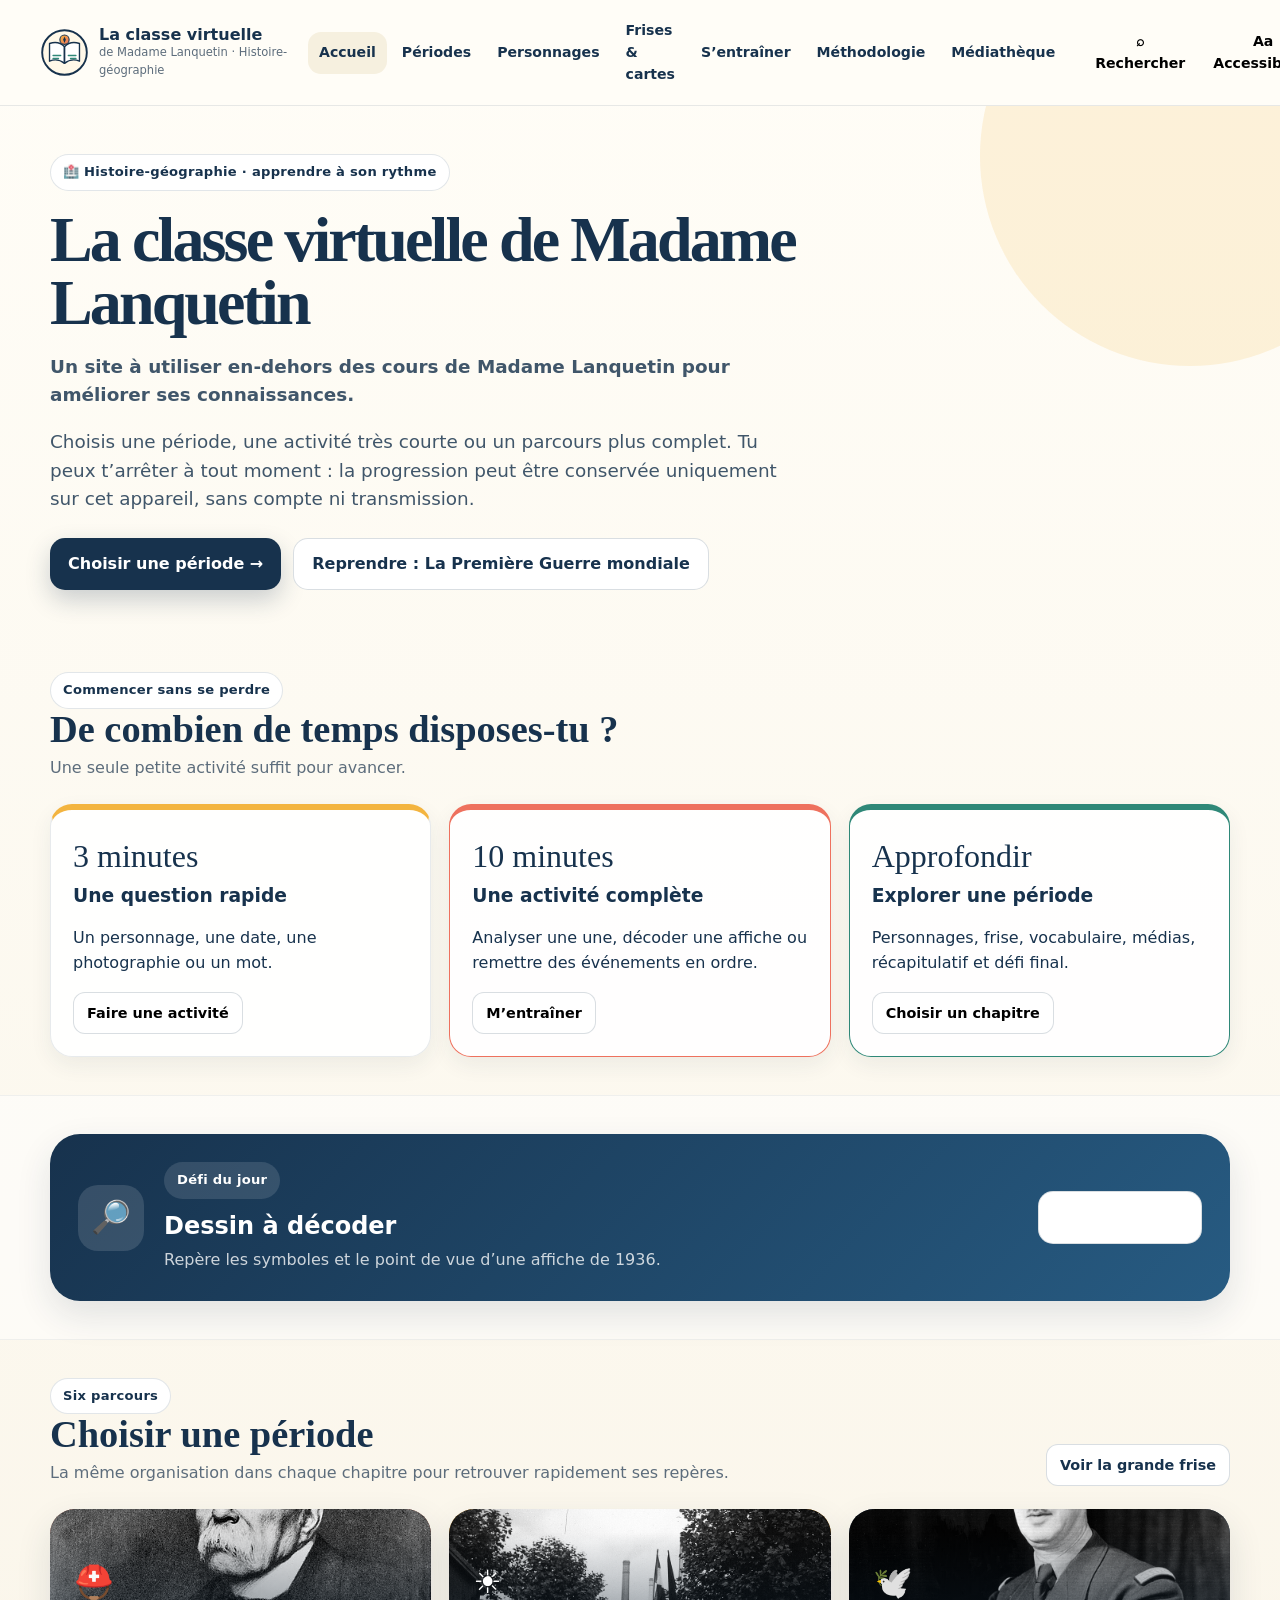
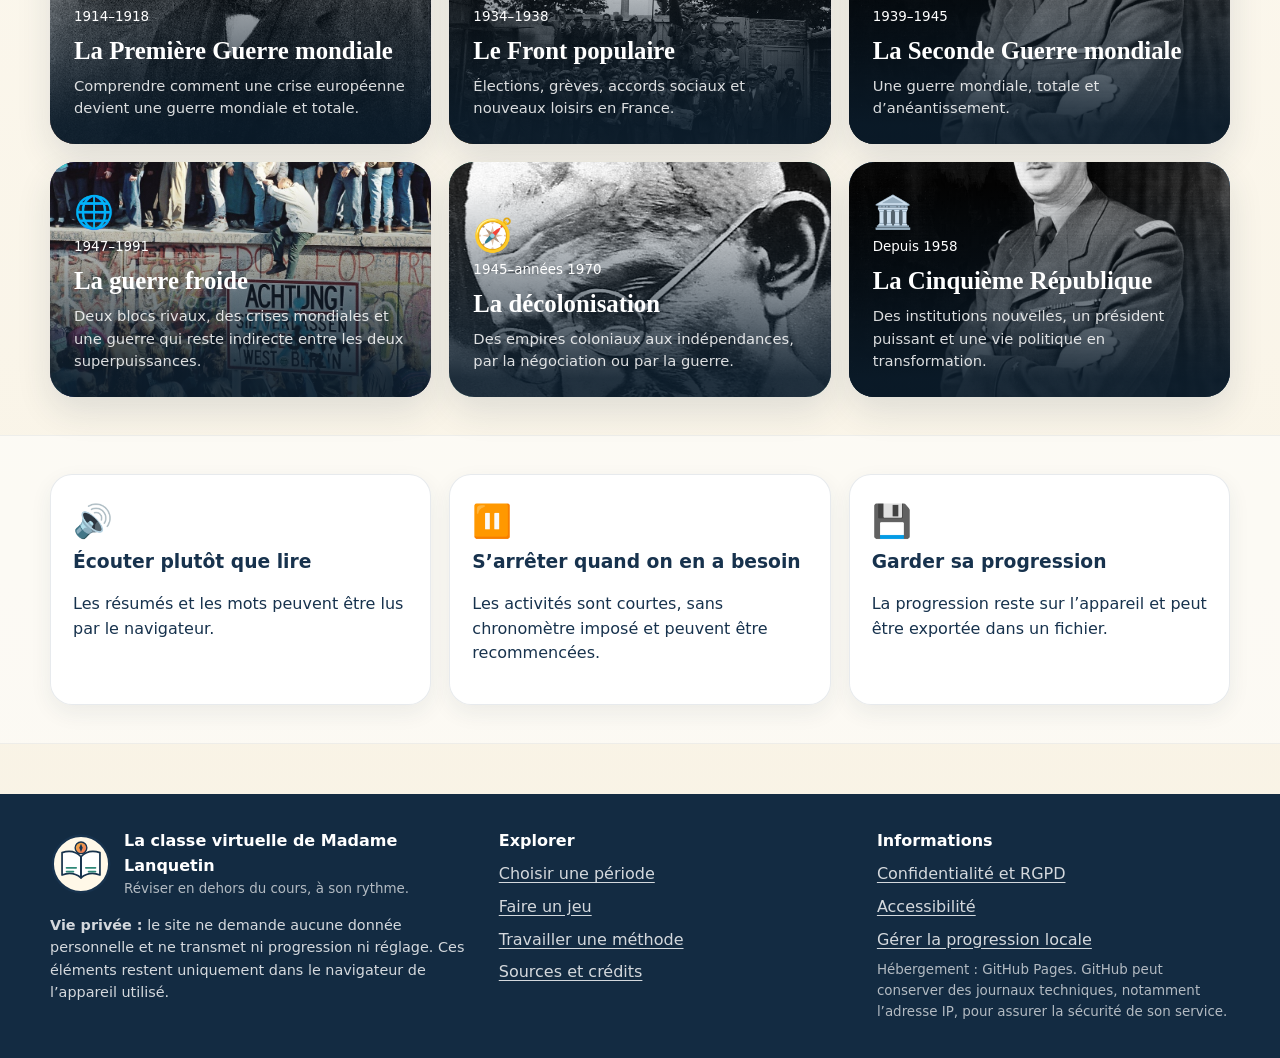
<file: index.html>
<!DOCTYPE html>

<html lang="fr"><head><meta charset="utf-8"/><meta content="no-referrer" name="referrer"/><meta content="default-src 'self'; img-src 'self' data:; style-src 'self' 'unsafe-inline'; script-src 'self'; connect-src 'self'; media-src 'self'; font-src 'self'; worker-src 'self'; object-src 'none'; base-uri 'self'; frame-src 'none'; form-action 'self'" http-equiv="Content-Security-Policy"/><meta content="width=device-width,initial-scale=1" name="viewport"/><meta content="#17324d" name="theme-color"/><meta content="La classe virtuelle de Madame Lanquetin : réviser l’histoire-géographie avec des personnages, frises, cartes, documents et jeux." name="description"/><title>La classe virtuelle de Madame Lanquetin</title><link href="assets/logo.svg" rel="icon"/><link href="manifest.webmanifest" rel="manifest"/><link href="assets/style.css?v=20260723c" rel="stylesheet"/></head><body data-page="home">
<a class="skip-link" href="#main">Aller au contenu</a>
<header class="site-header"><div class="header-inner">
<a class="brand" href="index.html"><img alt="" src="assets/logo.svg"/><span><strong>La classe virtuelle</strong><small>de Madame Lanquetin · Histoire-géographie</small></span></a>
<button aria-controls="main-nav" aria-expanded="false" aria-label="Ouvrir le menu" class="utility-btn menu-btn" type="button">☰</button>
<nav aria-label="Navigation principale" class="main-nav" id="main-nav">
<a data-page="home" href="index.html">Accueil</a><a data-page="periods" href="periodes.html">Périodes</a><a data-page="people" href="personnages.html">Personnages</a><a data-page="timeline" href="frises-cartes.html">Frises &amp; cartes</a><a data-page="games" href="jeux.html">S’entraîner</a><a data-page="method" href="methodologie.html">Méthodologie</a><a data-page="media" href="mediatheque.html">Médiathèque</a>
</nav>
<div class="header-actions"><button aria-label="Rechercher dans le site" class="utility-btn" id="open-search" title="Rechercher" type="button">⌕ <span>Rechercher</span></button><button aria-label="Ouvrir les réglages d’accessibilité" class="utility-btn" id="open-access" title="Accessibilité" type="button">Aa <span>Accessibilité</span></button><a aria-label="Ouvrir ma progression locale" class="utility-btn" href="progression.html" title="Ma progression">◎ <span>Progression</span></a></div>
</div></header><main id="main">
<section class="hero"><div class="container hero-grid"><div><div class="eyebrow">🏥 Histoire-géographie · apprendre à son rythme</div><h1>La classe virtuelle de Madame Lanquetin</h1><p><strong>Un site à utiliser en-dehors des cours de Madame Lanquetin pour améliorer ses connaissances.</strong></p><p>Choisis une période, une activité très courte ou un parcours plus complet. Tu peux t’arrêter à tout moment : la progression peut être conservée uniquement sur cet appareil, sans compte ni transmission.</p><div class="button-row"><a class="btn btn-primary" href="periodes.html">Choisir une période →</a><a class="btn btn-secondary" href="periode.html?id=ww1" id="resume-link"><span id="resume-text">Reprendre mon parcours</span></a></div></div></div></section>
<section class="section"><div class="container"><div class="section-head"><div><div class="eyebrow">Commencer sans se perdre</div><h2>De combien de temps disposes-tu ?</h2><p>Une seule petite activité suffit pour avancer.</p></div></div><div class="grid grid-3"><article class="card route-card" data-route="jeux.html"><div class="big">3 minutes</div><h3>Une question rapide</h3><p>Un personnage, une date, une photographie ou un mot.</p><button class="btn btn-secondary btn-small">Faire une activité</button></article><article class="card route-card" data-route="jeux.html#unes"><div class="big">10 minutes</div><h3>Une activité complète</h3><p>Analyser une une, décoder une affiche ou remettre des événements en ordre.</p><button class="btn btn-secondary btn-small">M’entraîner</button></article><article class="card route-card" data-route="periodes.html"><div class="big">Approfondir</div><h3>Explorer une période</h3><p>Personnages, frise, vocabulaire, médias, récapitulatif et défi final.</p><button class="btn btn-secondary btn-small">Choisir un chapitre</button></article></div></div></section>
<section class="section alt"><div class="container"><div class="quick-challenge" id="daily-challenge"></div></div></section>
<section class="section"><div class="container"><div class="section-head"><div><div class="eyebrow">Six parcours</div><h2>Choisir une période</h2><p>La même organisation dans chaque chapitre pour retrouver rapidement ses repères.</p></div><a class="btn btn-secondary btn-small" href="frises-cartes.html">Voir la grande frise</a></div><div class="grid grid-3" id="period-grid"></div></div></section>
<section class="section alt optional"><div class="container"><div class="grid grid-3"><article class="card"><div style="font-size:2rem">🔊</div><h3>Écouter plutôt que lire</h3><p>Les résumés et les mots peuvent être lus par le navigateur.</p></article><article class="card"><div style="font-size:2rem">⏸️</div><h3>S’arrêter quand on en a besoin</h3><p>Les activités sont courtes, sans chronomètre imposé et peuvent être recommencées.</p></article><article class="card"><div style="font-size:2rem">💾</div><h3>Garder sa progression</h3><p>La progression reste sur l’appareil et peut être exportée dans un fichier.</p></article></div></div></section></main><footer class="site-footer">
<div class="container footer-grid">
<div>
<div class="footer-brand"><img alt="" src="assets/logo.svg" width="62"/><div><strong>La classe virtuelle de Madame Lanquetin</strong><div class="mini">Réviser en dehors du cours, à son rythme.</div></div></div>
<p class="footer-privacy"><strong>Vie privée :</strong> le site ne demande aucune donnée personnelle et ne transmet ni progression ni réglage. Ces éléments restent uniquement dans le navigateur de l’appareil utilisé.</p>
</div>
<div class="footer-links"><strong>Explorer</strong><a href="periodes.html">Choisir une période</a><a href="jeux.html">Faire un jeu</a><a href="methodologie.html">Travailler une méthode</a><a href="sources.html">Sources et crédits</a></div>
<div class="footer-links"><strong>Informations</strong><a href="confidentialite.html">Confidentialité et RGPD</a><a href="accessibilite.html">Accessibilité</a><a href="progression.html">Gérer la progression locale</a><span class="mini">Hébergement : GitHub Pages. GitHub peut conserver des journaux techniques, notamment l’adresse IP, pour assurer la sécurité de son service.</span></div>
</div>
</footer>
<div aria-hidden="true" aria-labelledby="search-title" aria-modal="true" class="search-overlay" id="search-overlay" role="dialog">
<div class="search-panel">
<h2 class="sr-only" id="search-title">Rechercher dans le site</h2>
<div class="search-top"><label class="sr-only" for="global-search">Personnage, date, événement ou mot</label><input autocomplete="off" id="global-search" placeholder="Personnage, date, événement, mot…" type="search"/><button aria-label="Fermer la recherche" class="close-btn" id="close-search" type="button">×</button></div>
<div aria-live="polite" class="search-results" id="search-results"></div>
</div>
</div>
<div aria-hidden="true" aria-labelledby="access-title" aria-modal="true" class="access-overlay" id="access-overlay" role="dialog">
<div class="access-panel">
<div class="section-head"><div><h2 id="access-title" tabindex="-1">Réglages d’accessibilité</h2><p>Les réglages sont conservés uniquement dans ce navigateur.</p><p class="notice hidden" id="access-storage-note">Le stockage local est bloqué : les réglages fonctionneront pendant cette visite, sans être mémorisés.</p></div><button aria-label="Fermer les réglages d’accessibilité" class="close-btn" id="close-access" type="button">×</button></div>
<div class="setting-row"><div><strong>Taille du texte</strong></div><div aria-label="Choisir la taille du texte" class="setting-buttons" role="group"><button aria-pressed="false" data-size="0.9" type="button">A−</button><button aria-pressed="false" data-size="1" type="button">A</button><button aria-pressed="false" data-size="1.15" type="button">A+</button><button aria-pressed="false" data-size="1.3" type="button">A++</button></div></div>
<div class="setting-row"><div><strong>Contraste renforcé</strong></div><button aria-pressed="false" class="btn btn-secondary btn-small" data-setting="contrast" type="button">Activer / désactiver</button></div>
<div class="setting-row"><div><strong>Police de lecture simple</strong></div><button aria-pressed="false" class="btn btn-secondary btn-small" data-setting="dyslexic" type="button">Activer / désactiver</button></div>
<div class="setting-row"><div><strong>Espacement du texte</strong></div><button aria-pressed="false" class="btn btn-secondary btn-small" data-setting="spacing" type="button">Activer / désactiver</button></div>
<div class="setting-row"><div><strong>Souligner les liens</strong></div><button aria-pressed="false" class="btn btn-secondary btn-small" data-setting="links" type="button">Activer / désactiver</button></div>
<div class="setting-row"><div><strong>Réduire les animations</strong></div><button aria-pressed="false" class="btn btn-secondary btn-small" data-setting="motion" type="button">Activer / désactiver</button></div>
<div class="setting-row"><div><strong>Mode concentration</strong><div class="mini">Masque certains éléments secondaires.</div></div><button aria-pressed="false" class="btn btn-secondary btn-small" data-setting="focus" type="button">Activer / désactiver</button></div>
<div class="button-row"><button class="btn btn-secondary btn-small" id="reset-access" type="button">Réinitialiser les réglages</button><a class="btn btn-primary btn-small" href="accessibilite.html">Lire la déclaration d’accessibilité</a></div>
</div>
</div><script src="assets/data.js?v=20260723c"></script><script src="assets/app.js?v=20260723c"></script></body></html>
</file>
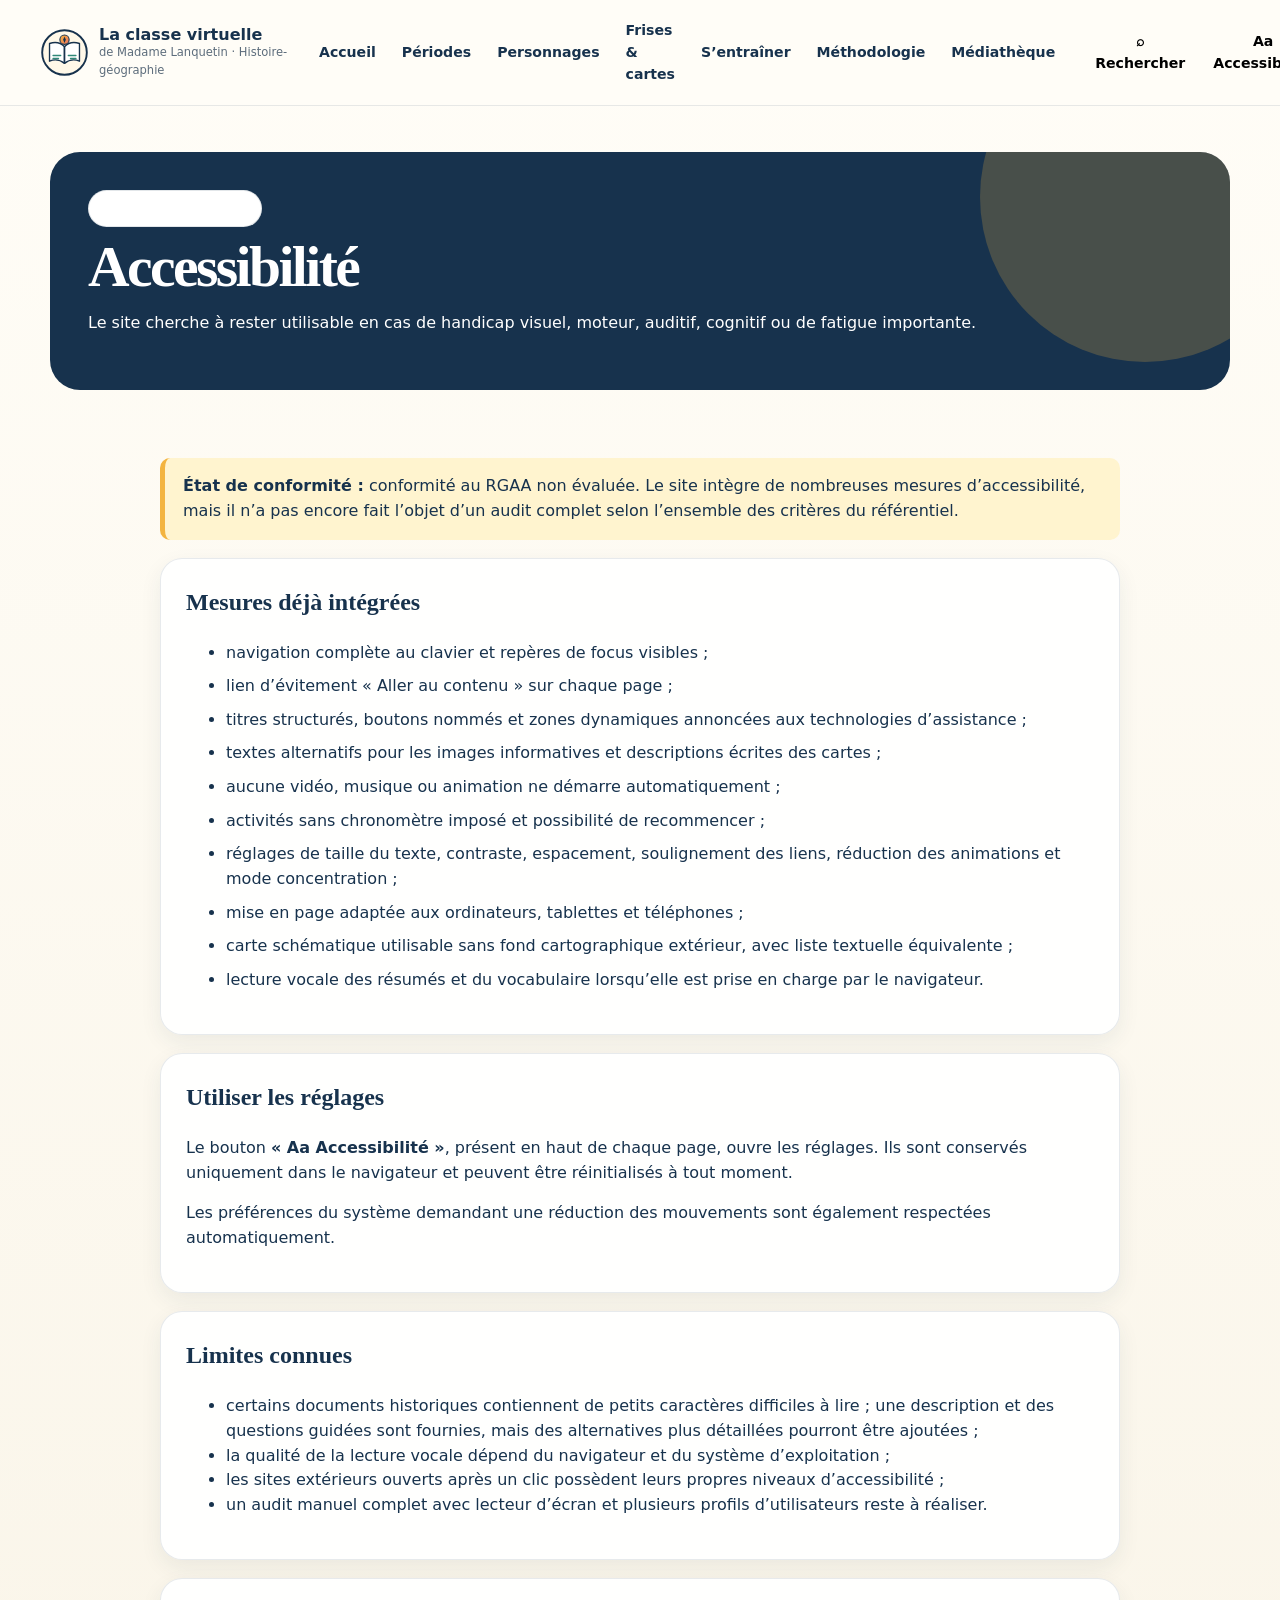
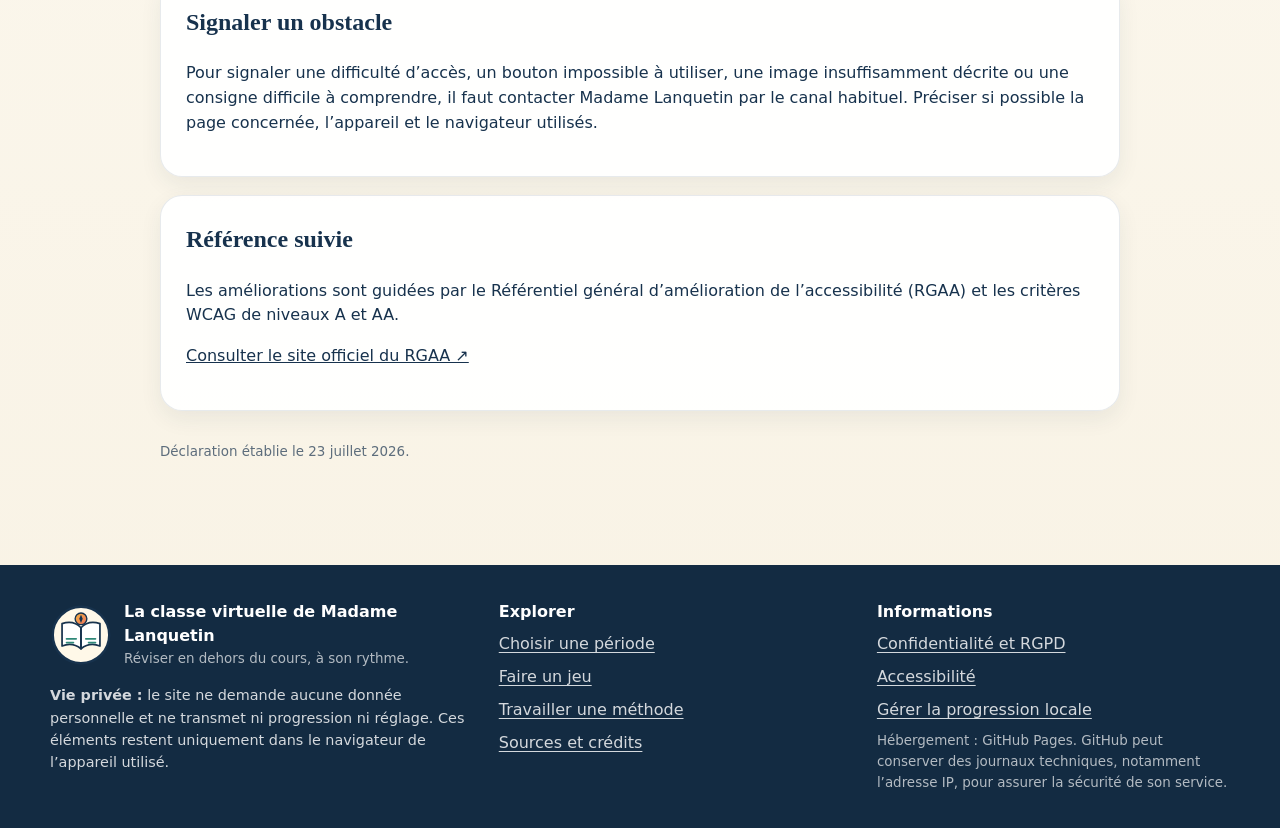
<file: accessibilite.html>
<!DOCTYPE html>

<html lang="fr"><head><meta charset="utf-8"/><meta content="no-referrer" name="referrer"/><meta content="default-src 'self'; img-src 'self' data:; style-src 'self' 'unsafe-inline'; script-src 'self'; connect-src 'self'; media-src 'self'; font-src 'self'; worker-src 'self'; object-src 'none'; base-uri 'self'; frame-src 'none'; form-action 'self'" http-equiv="Content-Security-Policy"/><meta content="width=device-width,initial-scale=1" name="viewport"/><meta content="#17324d" name="theme-color"/><meta content="Déclaration d’accessibilité de la classe virtuelle de Madame Lanquetin." name="description"/><title>Accessibilité — Madame Lanquetin</title><link href="assets/logo.svg" rel="icon"/><link href="manifest.webmanifest" rel="manifest"/><link href="assets/style.css" rel="stylesheet"/></head><body data-page="accessibility">
<a class="skip-link" href="#main">Aller au contenu</a>
<header class="site-header"><div class="header-inner">
<a class="brand" href="index.html"><img alt="" src="assets/logo.svg"/><span><strong>La classe virtuelle</strong><small>de Madame Lanquetin · Histoire-géographie</small></span></a>
<button aria-controls="main-nav" aria-expanded="false" aria-label="Ouvrir le menu" class="utility-btn menu-btn" type="button">☰</button>
<nav aria-label="Navigation principale" class="main-nav" id="main-nav">
<a data-page="home" href="index.html">Accueil</a><a data-page="periods" href="periodes.html">Périodes</a><a data-page="people" href="personnages.html">Personnages</a><a data-page="timeline" href="frises-cartes.html">Frises &amp; cartes</a><a data-page="games" href="jeux.html">S’entraîner</a><a data-page="method" href="methodologie.html">Méthodologie</a><a data-page="media" href="mediatheque.html">Médiathèque</a>
</nav>
<div class="header-actions"><button aria-label="Rechercher dans le site" class="utility-btn" id="open-search" title="Rechercher" type="button">⌕ <span>Rechercher</span></button><button aria-label="Ouvrir les réglages d’accessibilité" class="utility-btn" id="open-access" title="Accessibilité" type="button">Aa <span>Accessibilité</span></button><a aria-label="Ouvrir ma progression locale" class="utility-btn" href="progression.html" title="Ma progression">◎ <span>Progression</span></a></div>
</div></header><main id="main">
<section class="page-hero"><div class="container"><div class="hero-panel"><div class="eyebrow">Pour toutes et tous</div><h1>Accessibilité</h1><p>Le site cherche à rester utilisable en cas de handicap visuel, moteur, auditif, cognitif ou de fatigue importante.</p></div></div></section>
<section class="section"><div class="container legal-content">
<div class="notice"><strong>État de conformité :</strong> conformité au RGAA non évaluée. Le site intègre de nombreuses mesures d’accessibilité, mais il n’a pas encore fait l’objet d’un audit complet selon l’ensemble des critères du référentiel.</div>
<article class="card"><h2>Mesures déjà intégrées</h2><ul class="check-list"><li>navigation complète au clavier et repères de focus visibles ;</li><li>lien d’évitement « Aller au contenu » sur chaque page ;</li><li>titres structurés, boutons nommés et zones dynamiques annoncées aux technologies d’assistance ;</li><li>textes alternatifs pour les images informatives et descriptions écrites des cartes ;</li><li>aucune vidéo, musique ou animation ne démarre automatiquement ;</li><li>activités sans chronomètre imposé et possibilité de recommencer ;</li><li>réglages de taille du texte, contraste, espacement, soulignement des liens, réduction des animations et mode concentration ;</li><li>mise en page adaptée aux ordinateurs, tablettes et téléphones ;</li><li>carte schématique utilisable sans fond cartographique extérieur, avec liste textuelle équivalente ;</li><li>lecture vocale des résumés et du vocabulaire lorsqu’elle est prise en charge par le navigateur.</li></ul></article>
<article class="card"><h2>Utiliser les réglages</h2><p>Le bouton <strong>« Aa Accessibilité »</strong>, présent en haut de chaque page, ouvre les réglages. Ils sont conservés uniquement dans le navigateur et peuvent être réinitialisés à tout moment.</p><p>Les préférences du système demandant une réduction des mouvements sont également respectées automatiquement.</p></article>
<article class="card"><h2>Limites connues</h2><ul><li>certains documents historiques contiennent de petits caractères difficiles à lire ; une description et des questions guidées sont fournies, mais des alternatives plus détaillées pourront être ajoutées ;</li><li>la qualité de la lecture vocale dépend du navigateur et du système d’exploitation ;</li><li>les sites extérieurs ouverts après un clic possèdent leurs propres niveaux d’accessibilité ;</li><li>un audit manuel complet avec lecteur d’écran et plusieurs profils d’utilisateurs reste à réaliser.</li></ul></article>
<article class="card"><h2>Signaler un obstacle</h2><p>Pour signaler une difficulté d’accès, un bouton impossible à utiliser, une image insuffisamment décrite ou une consigne difficile à comprendre, il faut contacter Madame Lanquetin par le canal habituel. Préciser si possible la page concernée, l’appareil et le navigateur utilisés.</p></article>
<article class="card"><h2>Référence suivie</h2><p>Les améliorations sont guidées par le Référentiel général d’amélioration de l’accessibilité (RGAA) et les critères WCAG de niveaux A et AA.</p><p><a href="https://accessibilite.numerique.gouv.fr/" rel="noopener noreferrer" target="_blank">Consulter le site officiel du RGAA ↗</a></p></article>
<p class="mini">Déclaration établie le 23 juillet 2026.</p>
</div></section>
</main><footer class="site-footer">
<div class="container footer-grid">
<div>
<div class="footer-brand"><img alt="" src="assets/logo.svg" width="62"/><div><strong>La classe virtuelle de Madame Lanquetin</strong><div class="mini">Réviser en dehors du cours, à son rythme.</div></div></div>
<p class="footer-privacy"><strong>Vie privée :</strong> le site ne demande aucune donnée personnelle et ne transmet ni progression ni réglage. Ces éléments restent uniquement dans le navigateur de l’appareil utilisé.</p>
</div>
<div class="footer-links"><strong>Explorer</strong><a href="periodes.html">Choisir une période</a><a href="jeux.html">Faire un jeu</a><a href="methodologie.html">Travailler une méthode</a><a href="sources.html">Sources et crédits</a></div>
<div class="footer-links"><strong>Informations</strong><a href="confidentialite.html">Confidentialité et RGPD</a><a href="accessibilite.html">Accessibilité</a><a href="progression.html">Gérer la progression locale</a><span class="mini">Hébergement : GitHub Pages. GitHub peut conserver des journaux techniques, notamment l’adresse IP, pour assurer la sécurité de son service.</span></div>
</div>
</footer>
<div aria-hidden="true" aria-labelledby="search-title" aria-modal="true" class="search-overlay" id="search-overlay" role="dialog">
<div class="search-panel">
<h2 class="sr-only" id="search-title">Rechercher dans le site</h2>
<div class="search-top"><label class="sr-only" for="global-search">Personnage, date, événement ou mot</label><input autocomplete="off" id="global-search" placeholder="Personnage, date, événement, mot…" type="search"/><button aria-label="Fermer la recherche" class="close-btn" id="close-search" type="button">×</button></div>
<div aria-live="polite" class="search-results" id="search-results"></div>
</div>
</div>
<div aria-hidden="true" aria-labelledby="access-title" aria-modal="true" class="access-overlay" id="access-overlay" role="dialog">
<div class="access-panel">
<div class="section-head"><div><h2 id="access-title" tabindex="-1">Réglages d’accessibilité</h2><p>Les réglages sont conservés uniquement dans ce navigateur.</p><p class="notice hidden" id="access-storage-note">Le stockage local est bloqué : les réglages fonctionneront pendant cette visite, sans être mémorisés.</p></div><button aria-label="Fermer les réglages d’accessibilité" class="close-btn" id="close-access" type="button">×</button></div>
<div class="setting-row"><div><strong>Taille du texte</strong></div><div aria-label="Choisir la taille du texte" class="setting-buttons" role="group"><button aria-pressed="false" data-size="0.9" type="button">A−</button><button aria-pressed="false" data-size="1" type="button">A</button><button aria-pressed="false" data-size="1.15" type="button">A+</button><button aria-pressed="false" data-size="1.3" type="button">A++</button></div></div>
<div class="setting-row"><div><strong>Contraste renforcé</strong></div><button aria-pressed="false" class="btn btn-secondary btn-small" data-setting="contrast" type="button">Activer / désactiver</button></div>
<div class="setting-row"><div><strong>Police de lecture simple</strong></div><button aria-pressed="false" class="btn btn-secondary btn-small" data-setting="dyslexic" type="button">Activer / désactiver</button></div>
<div class="setting-row"><div><strong>Espacement du texte</strong></div><button aria-pressed="false" class="btn btn-secondary btn-small" data-setting="spacing" type="button">Activer / désactiver</button></div>
<div class="setting-row"><div><strong>Souligner les liens</strong></div><button aria-pressed="false" class="btn btn-secondary btn-small" data-setting="links" type="button">Activer / désactiver</button></div>
<div class="setting-row"><div><strong>Réduire les animations</strong></div><button aria-pressed="false" class="btn btn-secondary btn-small" data-setting="motion" type="button">Activer / désactiver</button></div>
<div class="setting-row"><div><strong>Mode concentration</strong><div class="mini">Masque certains éléments secondaires.</div></div><button aria-pressed="false" class="btn btn-secondary btn-small" data-setting="focus" type="button">Activer / désactiver</button></div>
<div class="button-row"><button class="btn btn-secondary btn-small" id="reset-access" type="button">Réinitialiser les réglages</button><a class="btn btn-primary btn-small" href="accessibilite.html">Lire la déclaration d’accessibilité</a></div>
</div>
</div><script src="assets/data.js"></script><script src="assets/app.js"></script></body></html>
</file>
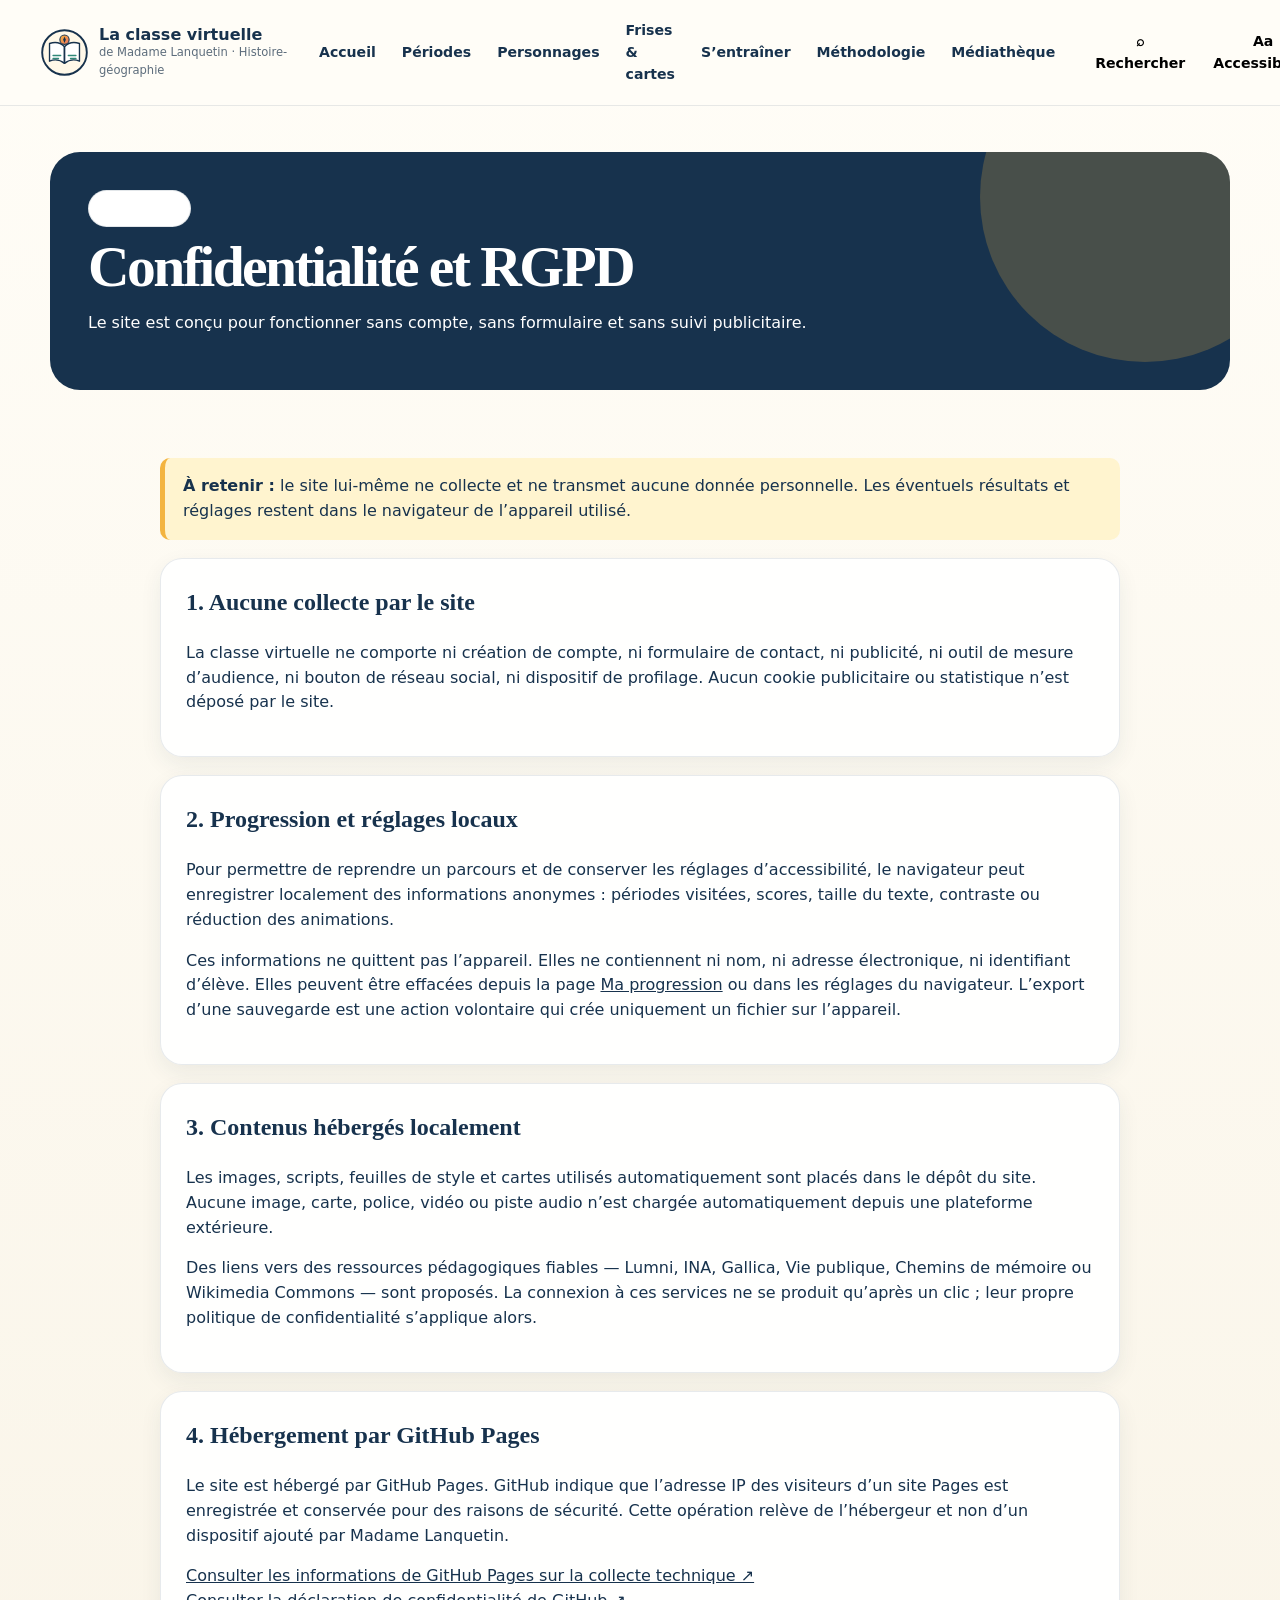
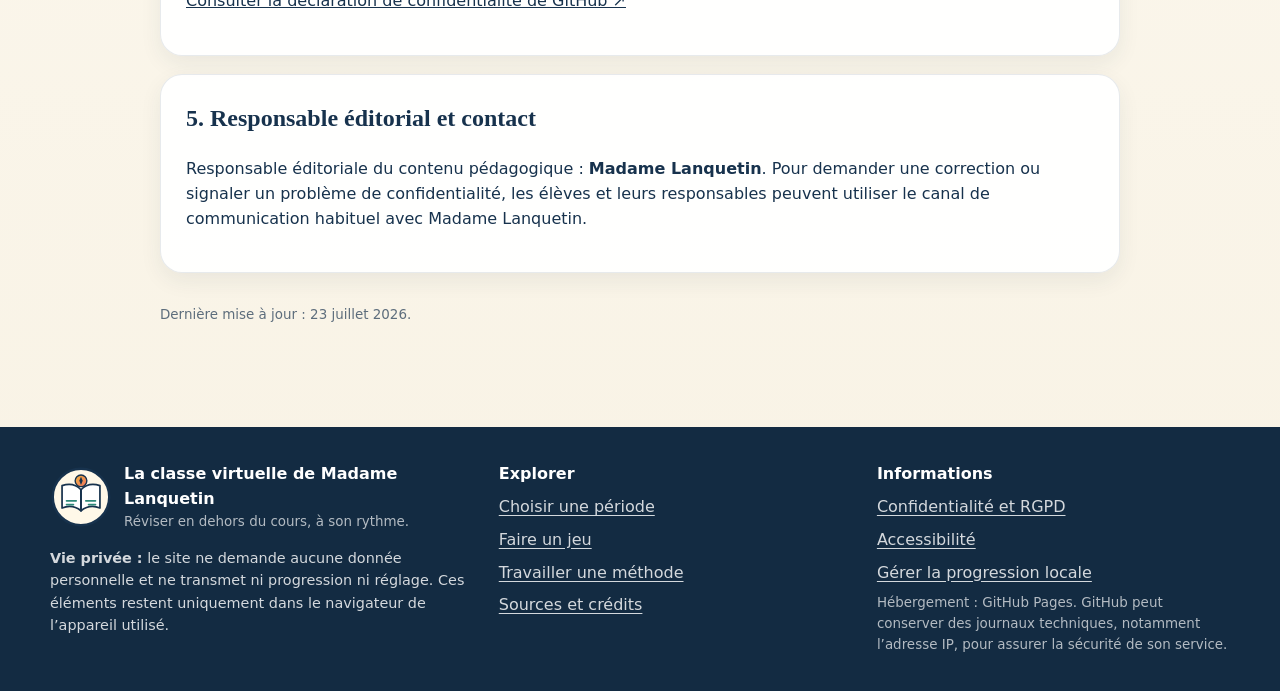
<file: confidentialite.html>
<!DOCTYPE html>

<html lang="fr"><head><meta charset="utf-8"/><meta content="no-referrer" name="referrer"/><meta content="default-src 'self'; img-src 'self' data:; style-src 'self' 'unsafe-inline'; script-src 'self'; connect-src 'self'; media-src 'self'; font-src 'self'; worker-src 'self'; object-src 'none'; base-uri 'self'; frame-src 'none'; form-action 'self'" http-equiv="Content-Security-Policy"/><meta content="width=device-width,initial-scale=1" name="viewport"/><meta content="#17324d" name="theme-color"/><meta content="Informations sur la confidentialité, le stockage local et l’hébergement GitHub Pages." name="description"/><title>Confidentialité et RGPD — Madame Lanquetin</title><link href="assets/logo.svg" rel="icon"/><link href="manifest.webmanifest" rel="manifest"/><link href="assets/style.css" rel="stylesheet"/></head><body data-page="privacy">
<a class="skip-link" href="#main">Aller au contenu</a>
<header class="site-header"><div class="header-inner">
<a class="brand" href="index.html"><img alt="" src="assets/logo.svg"/><span><strong>La classe virtuelle</strong><small>de Madame Lanquetin · Histoire-géographie</small></span></a>
<button aria-controls="main-nav" aria-expanded="false" aria-label="Ouvrir le menu" class="utility-btn menu-btn" type="button">☰</button>
<nav aria-label="Navigation principale" class="main-nav" id="main-nav">
<a data-page="home" href="index.html">Accueil</a><a data-page="periods" href="periodes.html">Périodes</a><a data-page="people" href="personnages.html">Personnages</a><a data-page="timeline" href="frises-cartes.html">Frises &amp; cartes</a><a data-page="games" href="jeux.html">S’entraîner</a><a data-page="method" href="methodologie.html">Méthodologie</a><a data-page="media" href="mediatheque.html">Médiathèque</a>
</nav>
<div class="header-actions"><button aria-label="Rechercher dans le site" class="utility-btn" id="open-search" title="Rechercher" type="button">⌕ <span>Rechercher</span></button><button aria-label="Ouvrir les réglages d’accessibilité" class="utility-btn" id="open-access" title="Accessibilité" type="button">Aa <span>Accessibilité</span></button><a aria-label="Ouvrir ma progression locale" class="utility-btn" href="progression.html" title="Ma progression">◎ <span>Progression</span></a></div>
</div></header><main id="main">
<section class="page-hero"><div class="container"><div class="hero-panel"><div class="eyebrow">Vie privée</div><h1>Confidentialité et RGPD</h1><p>Le site est conçu pour fonctionner sans compte, sans formulaire et sans suivi publicitaire.</p></div></div></section>
<section class="section"><div class="container legal-content">
<div class="notice"><strong>À retenir :</strong> le site lui-même ne collecte et ne transmet aucune donnée personnelle. Les éventuels résultats et réglages restent dans le navigateur de l’appareil utilisé.</div>
<article class="card"><h2>1. Aucune collecte par le site</h2><p>La classe virtuelle ne comporte ni création de compte, ni formulaire de contact, ni publicité, ni outil de mesure d’audience, ni bouton de réseau social, ni dispositif de profilage. Aucun cookie publicitaire ou statistique n’est déposé par le site.</p></article>
<article class="card"><h2>2. Progression et réglages locaux</h2><p>Pour permettre de reprendre un parcours et de conserver les réglages d’accessibilité, le navigateur peut enregistrer localement des informations anonymes : périodes visitées, scores, taille du texte, contraste ou réduction des animations.</p><p>Ces informations ne quittent pas l’appareil. Elles ne contiennent ni nom, ni adresse électronique, ni identifiant d’élève. Elles peuvent être effacées depuis la page <a href="progression.html">Ma progression</a> ou dans les réglages du navigateur. L’export d’une sauvegarde est une action volontaire qui crée uniquement un fichier sur l’appareil.</p></article>
<article class="card"><h2>3. Contenus hébergés localement</h2><p>Les images, scripts, feuilles de style et cartes utilisés automatiquement sont placés dans le dépôt du site. Aucune image, carte, police, vidéo ou piste audio n’est chargée automatiquement depuis une plateforme extérieure.</p><p>Des liens vers des ressources pédagogiques fiables — Lumni, INA, Gallica, Vie publique, Chemins de mémoire ou Wikimedia Commons — sont proposés. La connexion à ces services ne se produit qu’après un clic ; leur propre politique de confidentialité s’applique alors.</p></article>
<article class="card"><h2>4. Hébergement par GitHub Pages</h2><p>Le site est hébergé par GitHub Pages. GitHub indique que l’adresse IP des visiteurs d’un site Pages est enregistrée et conservée pour des raisons de sécurité. Cette opération relève de l’hébergeur et non d’un dispositif ajouté par Madame Lanquetin.</p><p><a href="https://docs.github.com/en/pages/getting-started-with-github-pages/what-is-github-pages" rel="noopener noreferrer" target="_blank">Consulter les informations de GitHub Pages sur la collecte technique ↗</a><br/><a href="https://docs.github.com/site-policy/privacy-policies/github-privacy-statement" rel="noopener noreferrer" target="_blank">Consulter la déclaration de confidentialité de GitHub ↗</a></p></article>
<article class="card"><h2>5. Responsable éditorial et contact</h2><p>Responsable éditoriale du contenu pédagogique : <strong>Madame Lanquetin</strong>. Pour demander une correction ou signaler un problème de confidentialité, les élèves et leurs responsables peuvent utiliser le canal de communication habituel avec Madame Lanquetin.</p></article>
<p class="mini">Dernière mise à jour : 23 juillet 2026.</p>
</div></section>
</main><footer class="site-footer">
<div class="container footer-grid">
<div>
<div class="footer-brand"><img alt="" src="assets/logo.svg" width="62"/><div><strong>La classe virtuelle de Madame Lanquetin</strong><div class="mini">Réviser en dehors du cours, à son rythme.</div></div></div>
<p class="footer-privacy"><strong>Vie privée :</strong> le site ne demande aucune donnée personnelle et ne transmet ni progression ni réglage. Ces éléments restent uniquement dans le navigateur de l’appareil utilisé.</p>
</div>
<div class="footer-links"><strong>Explorer</strong><a href="periodes.html">Choisir une période</a><a href="jeux.html">Faire un jeu</a><a href="methodologie.html">Travailler une méthode</a><a href="sources.html">Sources et crédits</a></div>
<div class="footer-links"><strong>Informations</strong><a href="confidentialite.html">Confidentialité et RGPD</a><a href="accessibilite.html">Accessibilité</a><a href="progression.html">Gérer la progression locale</a><span class="mini">Hébergement : GitHub Pages. GitHub peut conserver des journaux techniques, notamment l’adresse IP, pour assurer la sécurité de son service.</span></div>
</div>
</footer>
<div aria-hidden="true" aria-labelledby="search-title" aria-modal="true" class="search-overlay" id="search-overlay" role="dialog">
<div class="search-panel">
<h2 class="sr-only" id="search-title">Rechercher dans le site</h2>
<div class="search-top"><label class="sr-only" for="global-search">Personnage, date, événement ou mot</label><input autocomplete="off" id="global-search" placeholder="Personnage, date, événement, mot…" type="search"/><button aria-label="Fermer la recherche" class="close-btn" id="close-search" type="button">×</button></div>
<div aria-live="polite" class="search-results" id="search-results"></div>
</div>
</div>
<div aria-hidden="true" aria-labelledby="access-title" aria-modal="true" class="access-overlay" id="access-overlay" role="dialog">
<div class="access-panel">
<div class="section-head"><div><h2 id="access-title" tabindex="-1">Réglages d’accessibilité</h2><p>Les réglages sont conservés uniquement dans ce navigateur.</p><p class="notice hidden" id="access-storage-note">Le stockage local est bloqué : les réglages fonctionneront pendant cette visite, sans être mémorisés.</p></div><button aria-label="Fermer les réglages d’accessibilité" class="close-btn" id="close-access" type="button">×</button></div>
<div class="setting-row"><div><strong>Taille du texte</strong></div><div aria-label="Choisir la taille du texte" class="setting-buttons" role="group"><button aria-pressed="false" data-size="0.9" type="button">A−</button><button aria-pressed="false" data-size="1" type="button">A</button><button aria-pressed="false" data-size="1.15" type="button">A+</button><button aria-pressed="false" data-size="1.3" type="button">A++</button></div></div>
<div class="setting-row"><div><strong>Contraste renforcé</strong></div><button aria-pressed="false" class="btn btn-secondary btn-small" data-setting="contrast" type="button">Activer / désactiver</button></div>
<div class="setting-row"><div><strong>Police de lecture simple</strong></div><button aria-pressed="false" class="btn btn-secondary btn-small" data-setting="dyslexic" type="button">Activer / désactiver</button></div>
<div class="setting-row"><div><strong>Espacement du texte</strong></div><button aria-pressed="false" class="btn btn-secondary btn-small" data-setting="spacing" type="button">Activer / désactiver</button></div>
<div class="setting-row"><div><strong>Souligner les liens</strong></div><button aria-pressed="false" class="btn btn-secondary btn-small" data-setting="links" type="button">Activer / désactiver</button></div>
<div class="setting-row"><div><strong>Réduire les animations</strong></div><button aria-pressed="false" class="btn btn-secondary btn-small" data-setting="motion" type="button">Activer / désactiver</button></div>
<div class="setting-row"><div><strong>Mode concentration</strong><div class="mini">Masque certains éléments secondaires.</div></div><button aria-pressed="false" class="btn btn-secondary btn-small" data-setting="focus" type="button">Activer / désactiver</button></div>
<div class="button-row"><button class="btn btn-secondary btn-small" id="reset-access" type="button">Réinitialiser les réglages</button><a class="btn btn-primary btn-small" href="accessibilite.html">Lire la déclaration d’accessibilité</a></div>
</div>
</div><script src="assets/data.js"></script><script src="assets/app.js"></script></body></html>
</file>
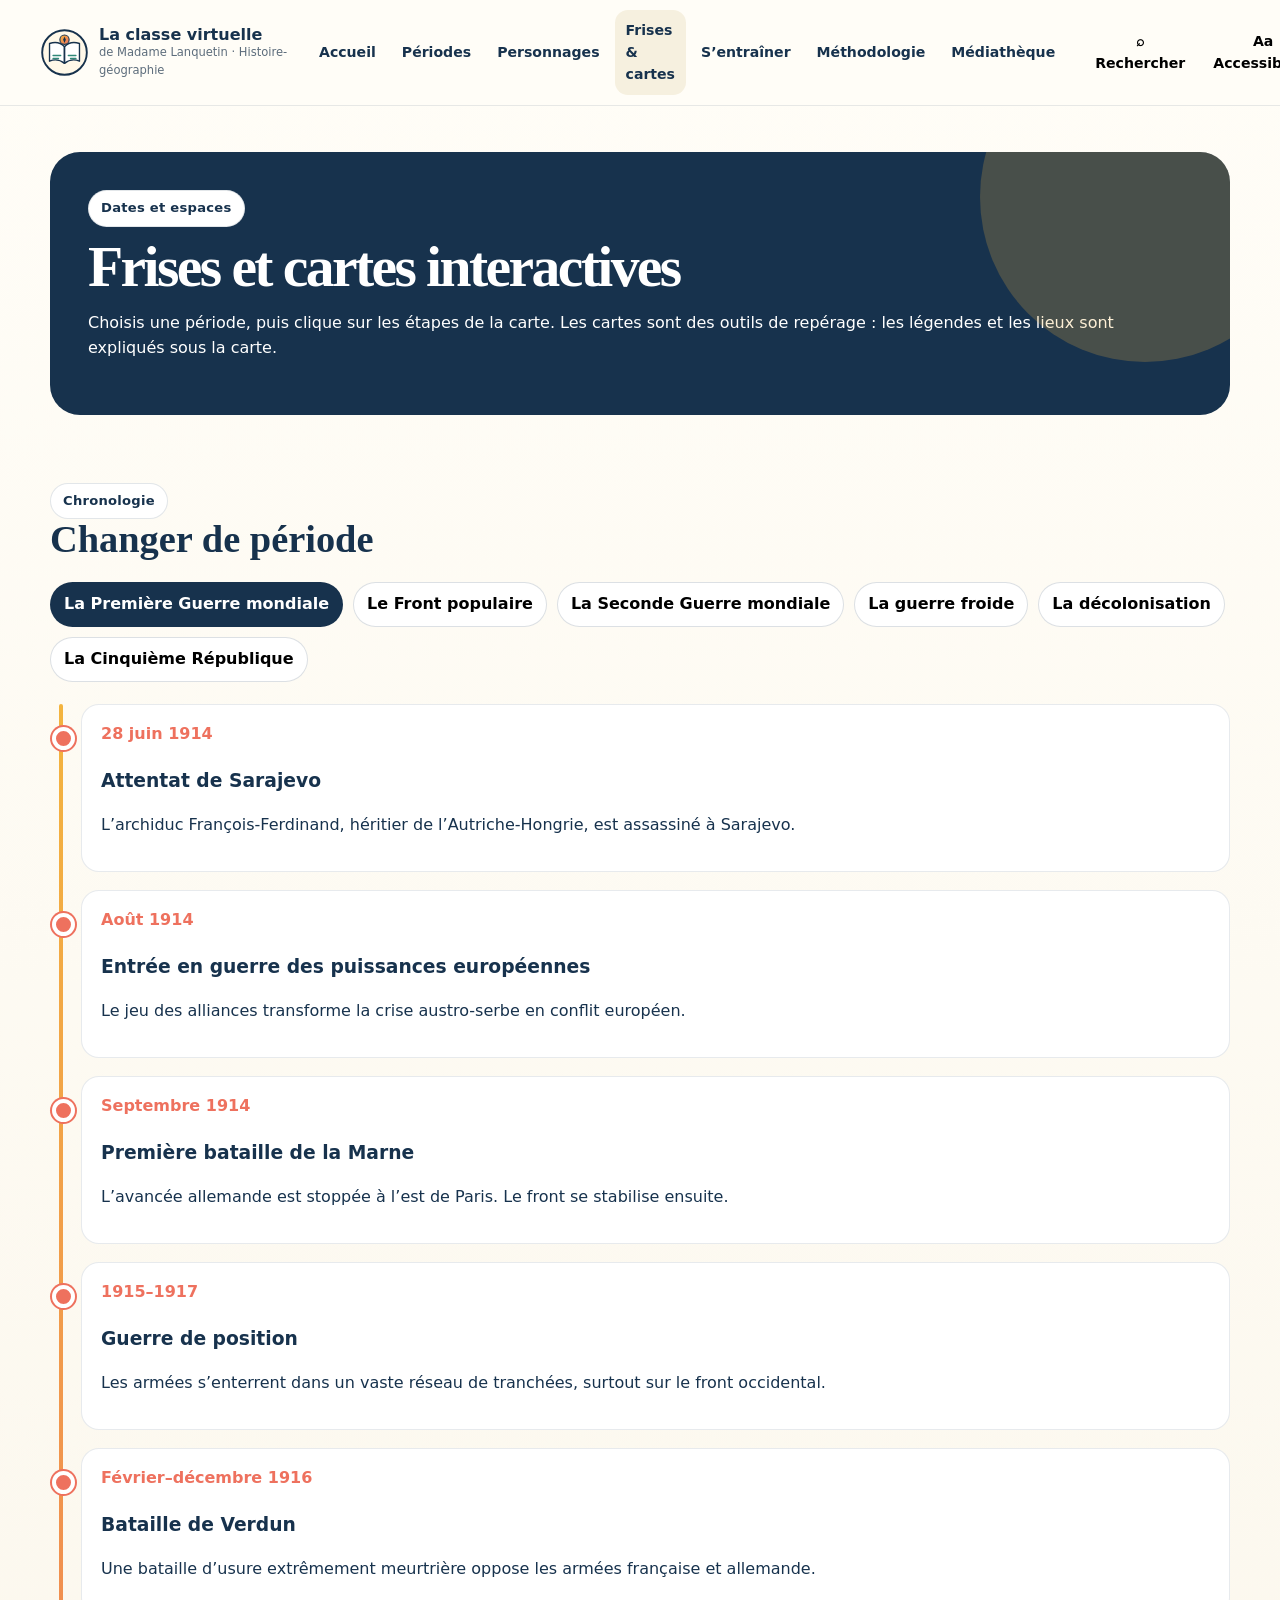
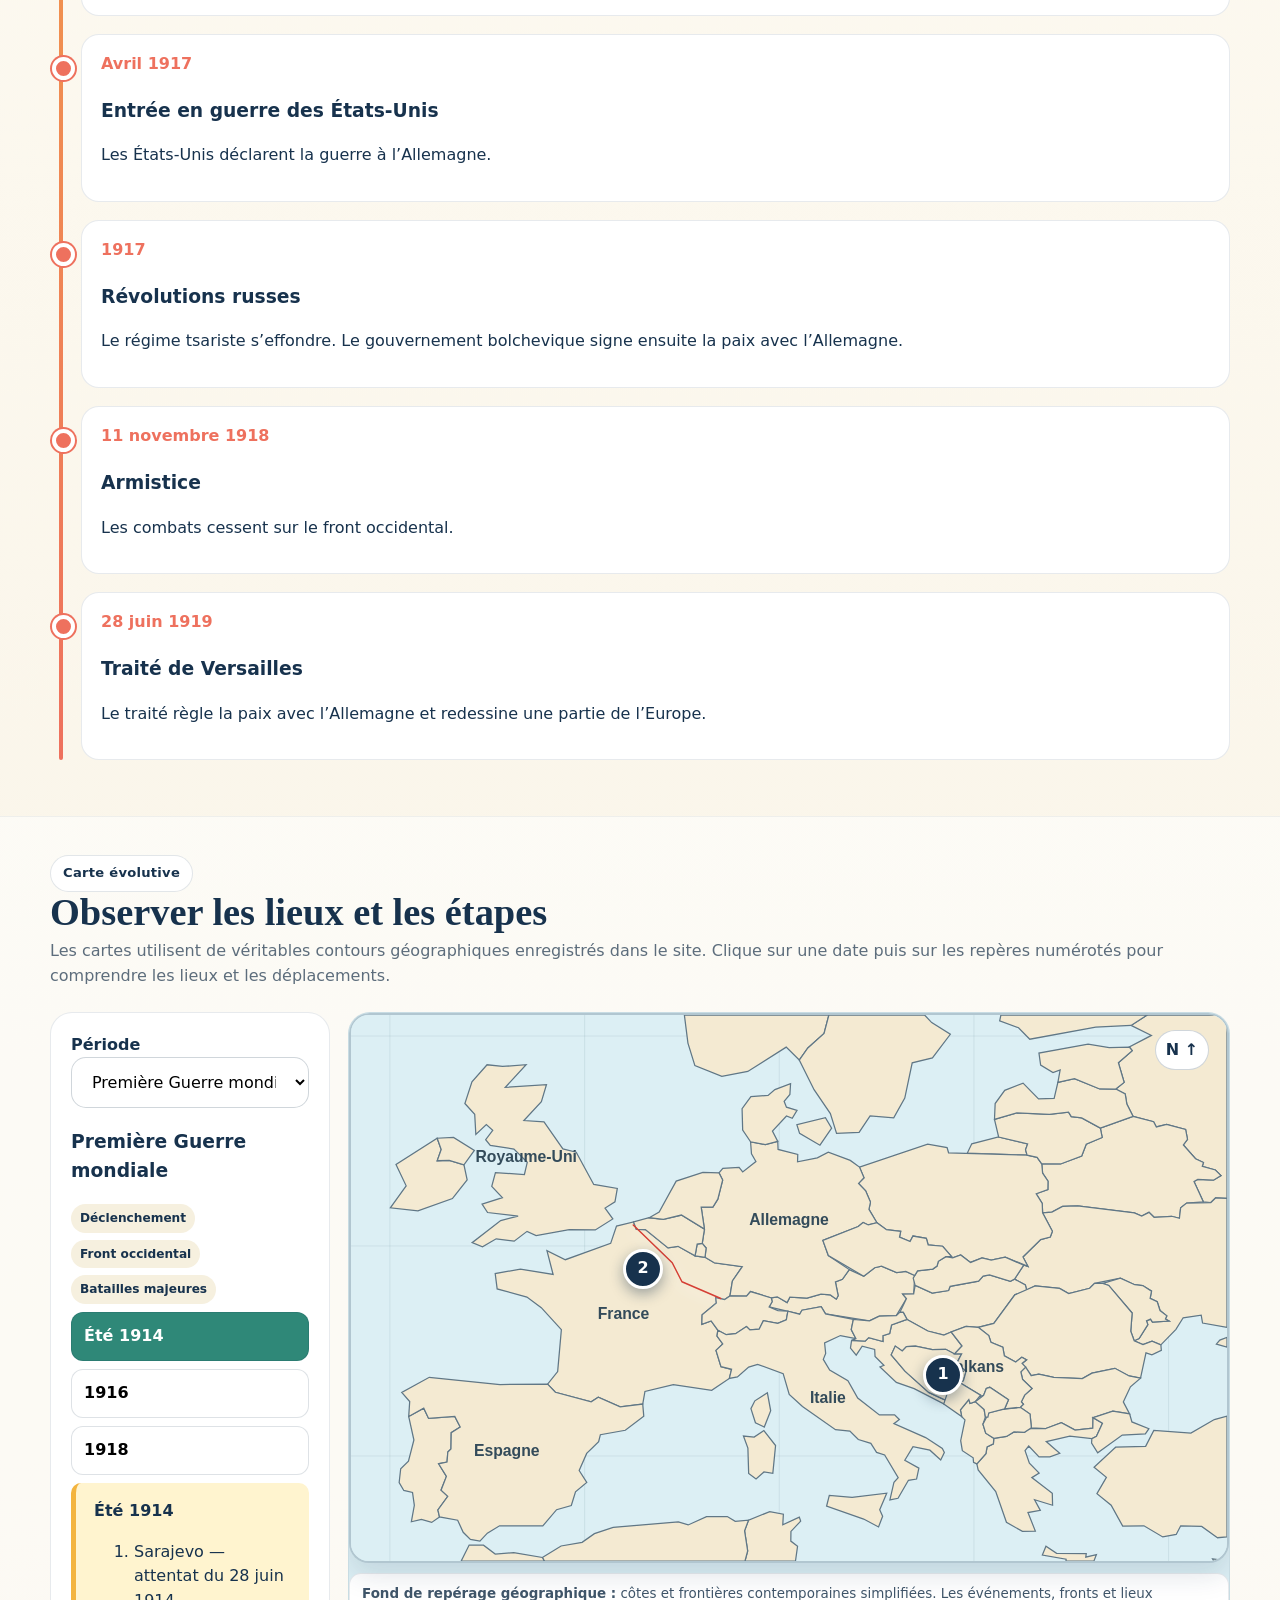
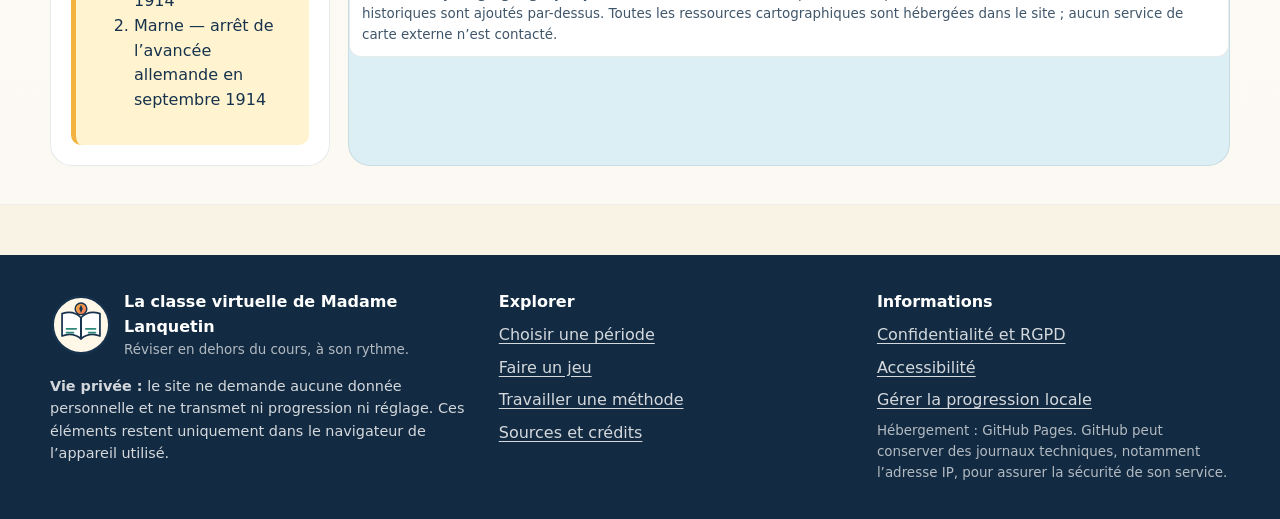
<file: frises-cartes.html>
<!DOCTYPE html>

<html lang="fr"><head><meta charset="utf-8"/><meta content="no-referrer" name="referrer"/><meta content="default-src 'self'; img-src 'self' data:; style-src 'self' 'unsafe-inline'; script-src 'self'; connect-src 'self'; media-src 'self'; font-src 'self'; worker-src 'self'; object-src 'none'; base-uri 'self'; frame-src 'none'; form-action 'self'" http-equiv="Content-Security-Policy"/><meta content="width=device-width,initial-scale=1" name="viewport"/><meta content="#17324d" name="theme-color"/><meta content="La classe virtuelle de Madame Lanquetin : réviser l’histoire-géographie avec des personnages, frises, cartes, documents et jeux." name="description"/><title>Frises et cartes — Madame Lanquetin</title><link href="assets/logo.svg" rel="icon"/><link href="manifest.webmanifest" rel="manifest"/><link href="assets/style.css" rel="stylesheet"/></head><body data-page="timeline">
<a class="skip-link" href="#main">Aller au contenu</a>
<header class="site-header"><div class="header-inner">
<a class="brand" href="index.html"><img alt="" src="assets/logo.svg"/><span><strong>La classe virtuelle</strong><small>de Madame Lanquetin · Histoire-géographie</small></span></a>
<button aria-controls="main-nav" aria-expanded="false" aria-label="Ouvrir le menu" class="utility-btn menu-btn" type="button">☰</button>
<nav aria-label="Navigation principale" class="main-nav" id="main-nav">
<a data-page="home" href="index.html">Accueil</a><a data-page="periods" href="periodes.html">Périodes</a><a data-page="people" href="personnages.html">Personnages</a><a data-page="timeline" href="frises-cartes.html">Frises &amp; cartes</a><a data-page="games" href="jeux.html">S’entraîner</a><a data-page="method" href="methodologie.html">Méthodologie</a><a data-page="media" href="mediatheque.html">Médiathèque</a>
</nav>
<div class="header-actions"><button aria-label="Rechercher dans le site" class="utility-btn" id="open-search" title="Rechercher" type="button">⌕ <span>Rechercher</span></button><button aria-label="Ouvrir les réglages d’accessibilité" class="utility-btn" id="open-access" title="Accessibilité" type="button">Aa <span>Accessibilité</span></button><a aria-label="Ouvrir ma progression locale" class="utility-btn" href="progression.html" title="Ma progression">◎ <span>Progression</span></a></div>
</div></header><main id="main"><section class="page-hero"><div class="container"><div class="hero-panel"><div class="eyebrow" style="color:#17324d">Dates et espaces</div><h1>Frises et cartes interactives</h1><p>Choisis une période, puis clique sur les étapes de la carte. Les cartes sont des outils de repérage : les légendes et les lieux sont expliqués sous la carte.</p></div></div></section><section class="section"><div class="container"><div class="section-head"><div><div class="eyebrow">Chronologie</div><h2>Changer de période</h2></div></div><div class="filters" id="timeline-filter"></div><div class="timeline" id="global-timeline"></div></div></section><section class="section alt"><div class="container"><div class="section-head"><div><div class="eyebrow">Carte évolutive</div><h2>Observer les lieux et les étapes</h2><p>Les cartes utilisent de véritables contours géographiques enregistrés dans le site. Clique sur une date puis sur les repères numérotés pour comprendre les lieux et les déplacements.</p></div></div><div class="map-shell"><aside class="map-controls"><label for="map-period"><strong>Période</strong></label><select class="search-field" id="map-period"></select><h3 id="map-title"></h3><div class="tag-row legend-box" id="map-legend"></div><div id="layer-buttons"></div><div class="notice" id="map-description"></div></aside><div aria-label="Carte historique interactive" id="history-map"></div></div></div></section></main><footer class="site-footer">
<div class="container footer-grid">
<div>
<div class="footer-brand"><img alt="" src="assets/logo.svg" width="62"/><div><strong>La classe virtuelle de Madame Lanquetin</strong><div class="mini">Réviser en dehors du cours, à son rythme.</div></div></div>
<p class="footer-privacy"><strong>Vie privée :</strong> le site ne demande aucune donnée personnelle et ne transmet ni progression ni réglage. Ces éléments restent uniquement dans le navigateur de l’appareil utilisé.</p>
</div>
<div class="footer-links"><strong>Explorer</strong><a href="periodes.html">Choisir une période</a><a href="jeux.html">Faire un jeu</a><a href="methodologie.html">Travailler une méthode</a><a href="sources.html">Sources et crédits</a></div>
<div class="footer-links"><strong>Informations</strong><a href="confidentialite.html">Confidentialité et RGPD</a><a href="accessibilite.html">Accessibilité</a><a href="progression.html">Gérer la progression locale</a><span class="mini">Hébergement : GitHub Pages. GitHub peut conserver des journaux techniques, notamment l’adresse IP, pour assurer la sécurité de son service.</span></div>
</div>
</footer>
<div aria-hidden="true" aria-labelledby="search-title" aria-modal="true" class="search-overlay" id="search-overlay" role="dialog">
<div class="search-panel">
<h2 class="sr-only" id="search-title">Rechercher dans le site</h2>
<div class="search-top"><label class="sr-only" for="global-search">Personnage, date, événement ou mot</label><input autocomplete="off" id="global-search" placeholder="Personnage, date, événement, mot…" type="search"/><button aria-label="Fermer la recherche" class="close-btn" id="close-search" type="button">×</button></div>
<div aria-live="polite" class="search-results" id="search-results"></div>
</div>
</div>
<div aria-hidden="true" aria-labelledby="access-title" aria-modal="true" class="access-overlay" id="access-overlay" role="dialog">
<div class="access-panel">
<div class="section-head"><div><h2 id="access-title" tabindex="-1">Réglages d’accessibilité</h2><p>Les réglages sont conservés uniquement dans ce navigateur.</p><p class="notice hidden" id="access-storage-note">Le stockage local est bloqué : les réglages fonctionneront pendant cette visite, sans être mémorisés.</p></div><button aria-label="Fermer les réglages d’accessibilité" class="close-btn" id="close-access" type="button">×</button></div>
<div class="setting-row"><div><strong>Taille du texte</strong></div><div aria-label="Choisir la taille du texte" class="setting-buttons" role="group"><button aria-pressed="false" data-size="0.9" type="button">A−</button><button aria-pressed="false" data-size="1" type="button">A</button><button aria-pressed="false" data-size="1.15" type="button">A+</button><button aria-pressed="false" data-size="1.3" type="button">A++</button></div></div>
<div class="setting-row"><div><strong>Contraste renforcé</strong></div><button aria-pressed="false" class="btn btn-secondary btn-small" data-setting="contrast" type="button">Activer / désactiver</button></div>
<div class="setting-row"><div><strong>Police de lecture simple</strong></div><button aria-pressed="false" class="btn btn-secondary btn-small" data-setting="dyslexic" type="button">Activer / désactiver</button></div>
<div class="setting-row"><div><strong>Espacement du texte</strong></div><button aria-pressed="false" class="btn btn-secondary btn-small" data-setting="spacing" type="button">Activer / désactiver</button></div>
<div class="setting-row"><div><strong>Souligner les liens</strong></div><button aria-pressed="false" class="btn btn-secondary btn-small" data-setting="links" type="button">Activer / désactiver</button></div>
<div class="setting-row"><div><strong>Réduire les animations</strong></div><button aria-pressed="false" class="btn btn-secondary btn-small" data-setting="motion" type="button">Activer / désactiver</button></div>
<div class="setting-row"><div><strong>Mode concentration</strong><div class="mini">Masque certains éléments secondaires.</div></div><button aria-pressed="false" class="btn btn-secondary btn-small" data-setting="focus" type="button">Activer / désactiver</button></div>
<div class="button-row"><button class="btn btn-secondary btn-small" id="reset-access" type="button">Réinitialiser les réglages</button><a class="btn btn-primary btn-small" href="accessibilite.html">Lire la déclaration d’accessibilité</a></div>
</div>
</div><script src="assets/data.js"></script><script src="assets/app.js"></script></body></html>
</file>
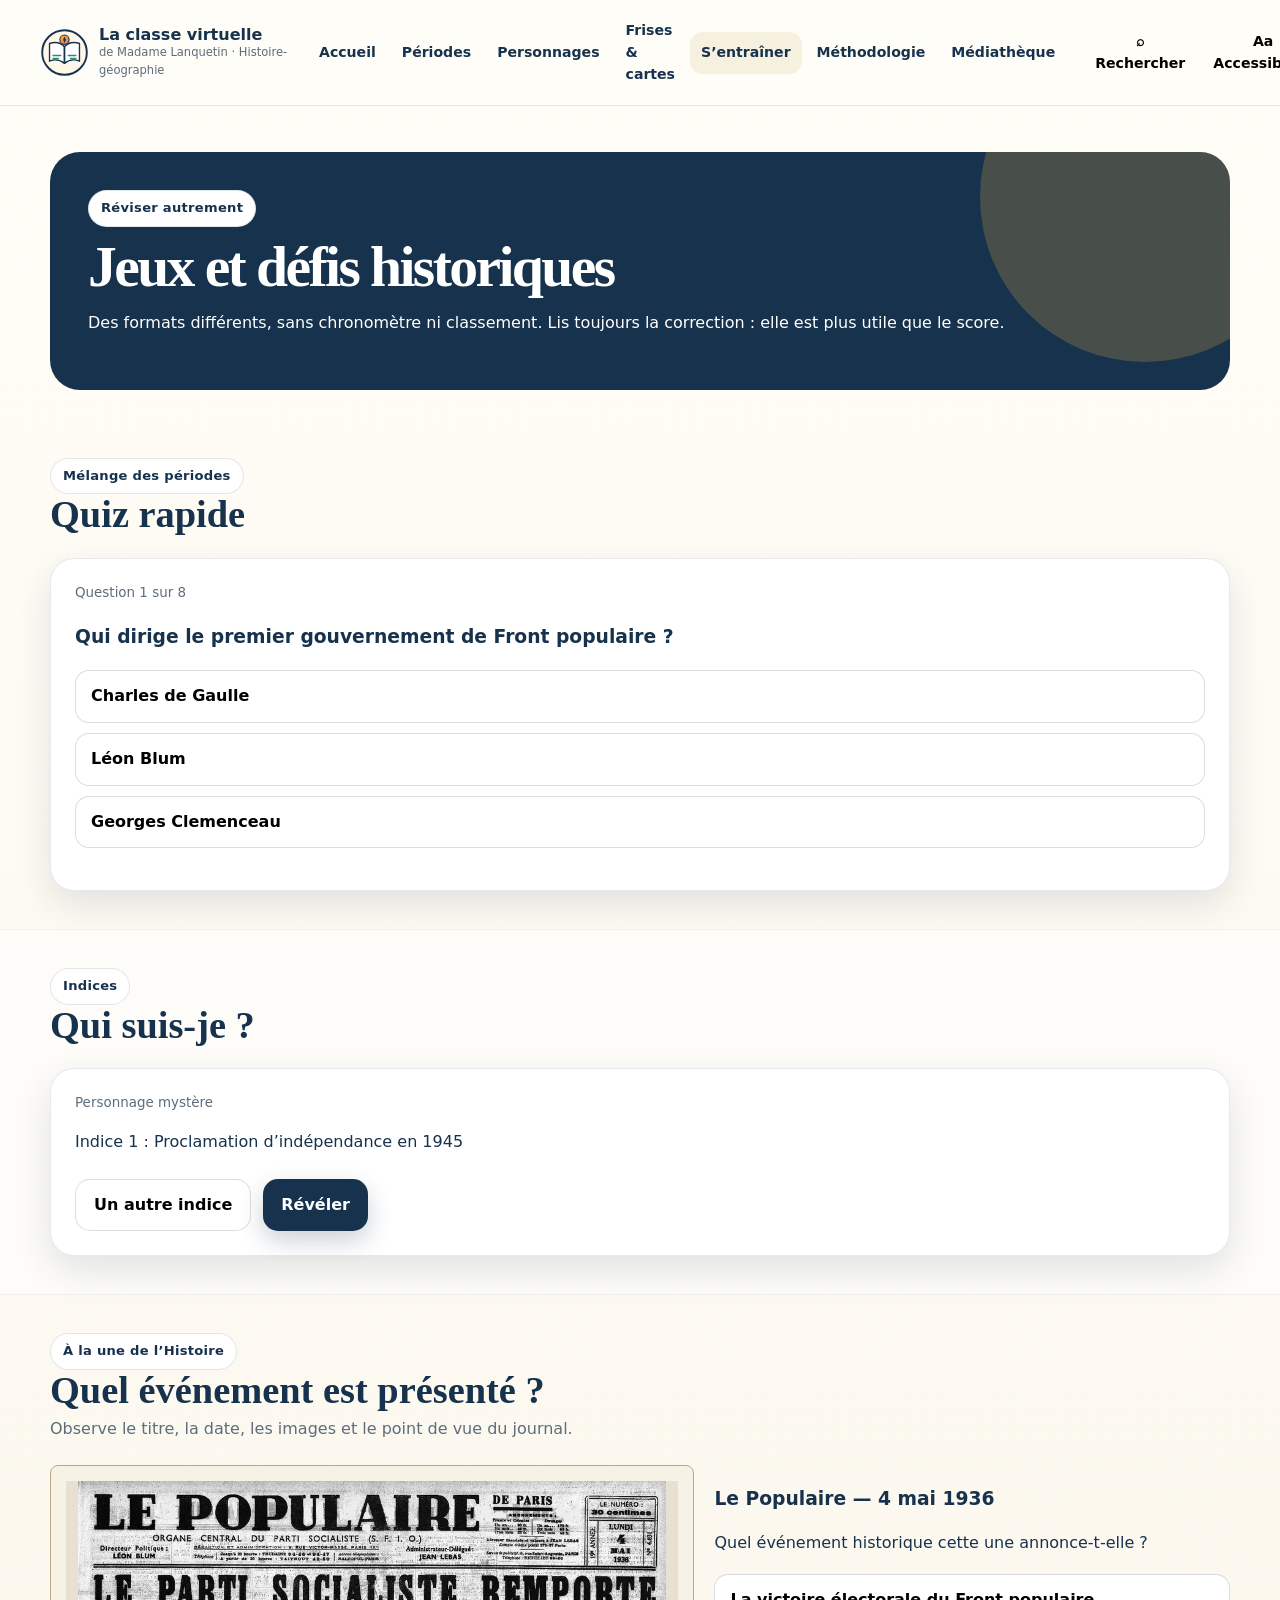
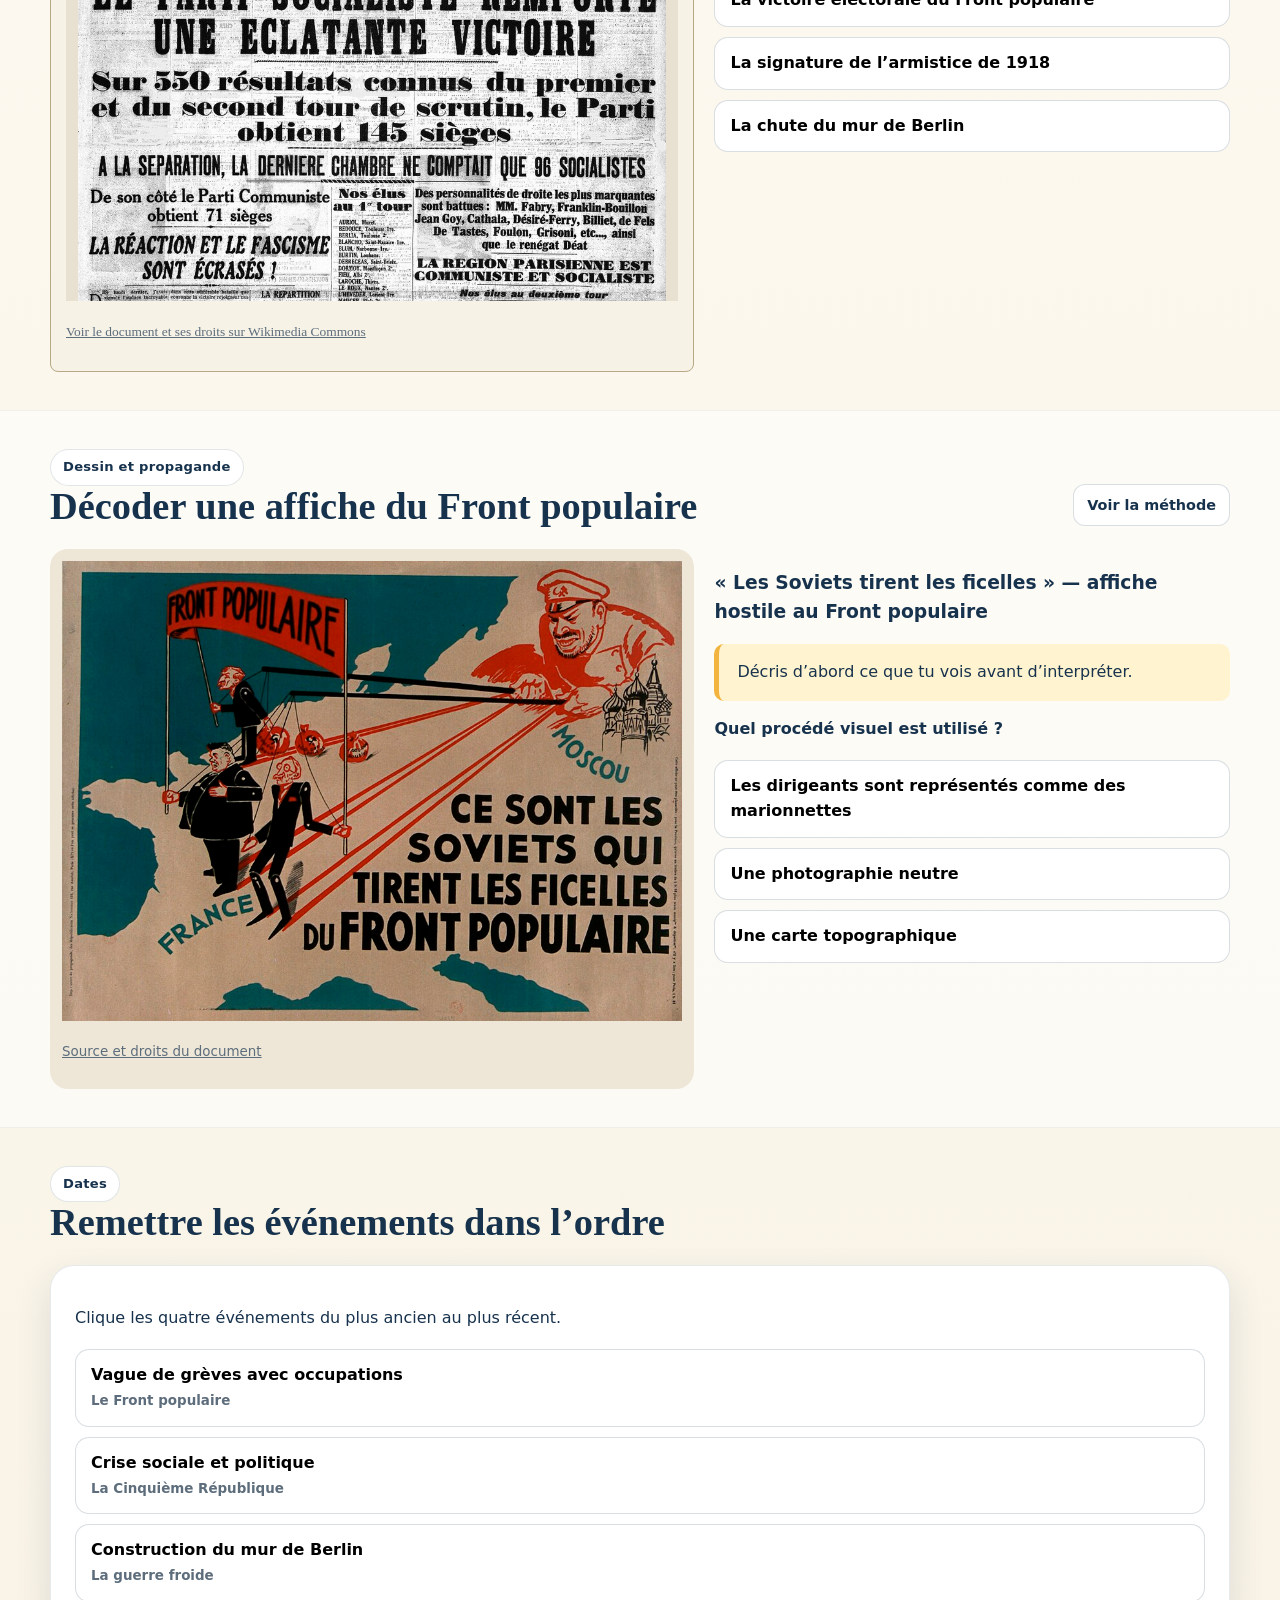
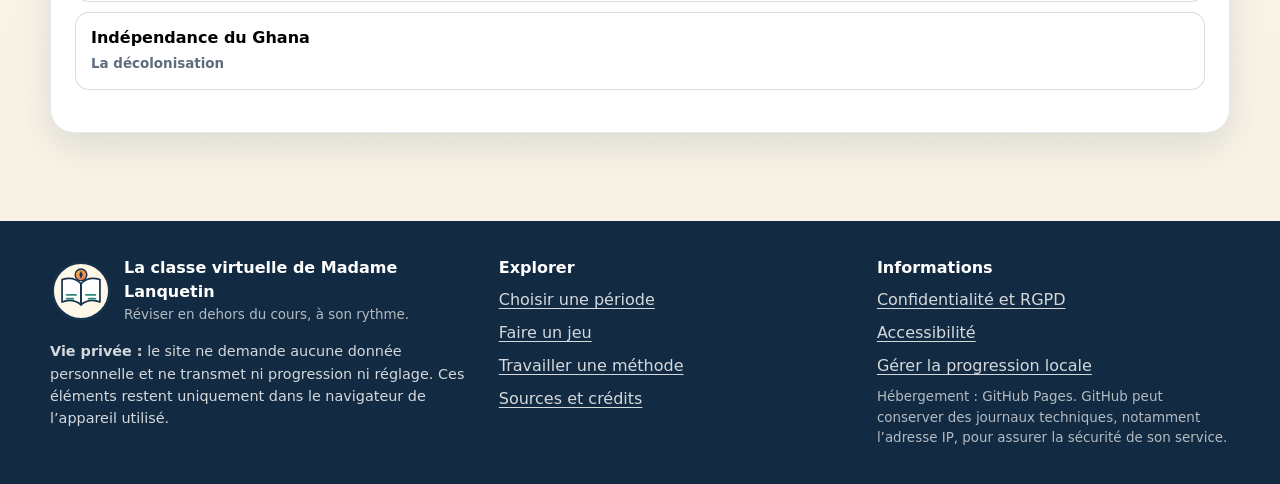
<file: jeux.html>
<!DOCTYPE html>

<html lang="fr"><head><meta charset="utf-8"/><meta content="no-referrer" name="referrer"/><meta content="default-src 'self'; img-src 'self' data:; style-src 'self' 'unsafe-inline'; script-src 'self'; connect-src 'self'; media-src 'self'; font-src 'self'; worker-src 'self'; object-src 'none'; base-uri 'self'; frame-src 'none'; form-action 'self'" http-equiv="Content-Security-Policy"/><meta content="width=device-width,initial-scale=1" name="viewport"/><meta content="#17324d" name="theme-color"/><meta content="La classe virtuelle de Madame Lanquetin : réviser l’histoire-géographie avec des personnages, frises, cartes, documents et jeux." name="description"/><title>Jeux — Madame Lanquetin</title><link href="assets/logo.svg" rel="icon"/><link href="manifest.webmanifest" rel="manifest"/><link href="assets/style.css" rel="stylesheet"/></head><body data-page="games">
<a class="skip-link" href="#main">Aller au contenu</a>
<header class="site-header"><div class="header-inner">
<a class="brand" href="index.html"><img alt="" src="assets/logo.svg"/><span><strong>La classe virtuelle</strong><small>de Madame Lanquetin · Histoire-géographie</small></span></a>
<button aria-controls="main-nav" aria-expanded="false" aria-label="Ouvrir le menu" class="utility-btn menu-btn" type="button">☰</button>
<nav aria-label="Navigation principale" class="main-nav" id="main-nav">
<a data-page="home" href="index.html">Accueil</a><a data-page="periods" href="periodes.html">Périodes</a><a data-page="people" href="personnages.html">Personnages</a><a data-page="timeline" href="frises-cartes.html">Frises &amp; cartes</a><a data-page="games" href="jeux.html">S’entraîner</a><a data-page="method" href="methodologie.html">Méthodologie</a><a data-page="media" href="mediatheque.html">Médiathèque</a>
</nav>
<div class="header-actions"><button aria-label="Rechercher dans le site" class="utility-btn" id="open-search" title="Rechercher" type="button">⌕ <span>Rechercher</span></button><button aria-label="Ouvrir les réglages d’accessibilité" class="utility-btn" id="open-access" title="Accessibilité" type="button">Aa <span>Accessibilité</span></button><a aria-label="Ouvrir ma progression locale" class="utility-btn" href="progression.html" title="Ma progression">◎ <span>Progression</span></a></div>
</div></header><main id="main"><section class="page-hero"><div class="container"><div class="hero-panel"><div class="eyebrow" style="color:#17324d">Réviser autrement</div><h1>Jeux et défis historiques</h1><p>Des formats différents, sans chronomètre ni classement. Lis toujours la correction : elle est plus utile que le score.</p></div></div></section><section class="section"><div class="container"><div class="section-head"><div><div class="eyebrow">Mélange des périodes</div><h2>Quiz rapide</h2></div></div><div class="quiz-box" id="quick-quiz"></div></div></section><section class="section alt" id="qui-suis-je"><div class="container"><div class="section-head"><div><div class="eyebrow">Indices</div><h2>Qui suis-je ?</h2></div></div><div class="quiz-box" id="who-game"></div></div></section><section class="section" id="unes"><div class="container"><div class="section-head"><div><div class="eyebrow">À la une de l’Histoire</div><h2>Quel événement est présenté ?</h2><p>Observe le titre, la date, les images et le point de vue du journal.</p></div></div><div id="newspaper-game"></div></div></section><section class="section alt" id="front-populaire"><div class="container"><div class="section-head"><div><div class="eyebrow">Dessin et propagande</div><h2>Décoder une affiche du Front populaire</h2></div><a class="btn btn-secondary btn-small" href="methodologie.html">Voir la méthode</a></div><div id="poster-game"></div></div></section><section class="section" id="chronologie"><div class="container"><div class="section-head"><div><div class="eyebrow">Dates</div><h2>Remettre les événements dans l’ordre</h2></div></div><div class="quiz-box" id="order-game"></div></div></section></main><footer class="site-footer">
<div class="container footer-grid">
<div>
<div class="footer-brand"><img alt="" src="assets/logo.svg" width="62"/><div><strong>La classe virtuelle de Madame Lanquetin</strong><div class="mini">Réviser en dehors du cours, à son rythme.</div></div></div>
<p class="footer-privacy"><strong>Vie privée :</strong> le site ne demande aucune donnée personnelle et ne transmet ni progression ni réglage. Ces éléments restent uniquement dans le navigateur de l’appareil utilisé.</p>
</div>
<div class="footer-links"><strong>Explorer</strong><a href="periodes.html">Choisir une période</a><a href="jeux.html">Faire un jeu</a><a href="methodologie.html">Travailler une méthode</a><a href="sources.html">Sources et crédits</a></div>
<div class="footer-links"><strong>Informations</strong><a href="confidentialite.html">Confidentialité et RGPD</a><a href="accessibilite.html">Accessibilité</a><a href="progression.html">Gérer la progression locale</a><span class="mini">Hébergement : GitHub Pages. GitHub peut conserver des journaux techniques, notamment l’adresse IP, pour assurer la sécurité de son service.</span></div>
</div>
</footer>
<div aria-hidden="true" aria-labelledby="search-title" aria-modal="true" class="search-overlay" id="search-overlay" role="dialog">
<div class="search-panel">
<h2 class="sr-only" id="search-title">Rechercher dans le site</h2>
<div class="search-top"><label class="sr-only" for="global-search">Personnage, date, événement ou mot</label><input autocomplete="off" id="global-search" placeholder="Personnage, date, événement, mot…" type="search"/><button aria-label="Fermer la recherche" class="close-btn" id="close-search" type="button">×</button></div>
<div aria-live="polite" class="search-results" id="search-results"></div>
</div>
</div>
<div aria-hidden="true" aria-labelledby="access-title" aria-modal="true" class="access-overlay" id="access-overlay" role="dialog">
<div class="access-panel">
<div class="section-head"><div><h2 id="access-title" tabindex="-1">Réglages d’accessibilité</h2><p>Les réglages sont conservés uniquement dans ce navigateur.</p><p class="notice hidden" id="access-storage-note">Le stockage local est bloqué : les réglages fonctionneront pendant cette visite, sans être mémorisés.</p></div><button aria-label="Fermer les réglages d’accessibilité" class="close-btn" id="close-access" type="button">×</button></div>
<div class="setting-row"><div><strong>Taille du texte</strong></div><div aria-label="Choisir la taille du texte" class="setting-buttons" role="group"><button aria-pressed="false" data-size="0.9" type="button">A−</button><button aria-pressed="false" data-size="1" type="button">A</button><button aria-pressed="false" data-size="1.15" type="button">A+</button><button aria-pressed="false" data-size="1.3" type="button">A++</button></div></div>
<div class="setting-row"><div><strong>Contraste renforcé</strong></div><button aria-pressed="false" class="btn btn-secondary btn-small" data-setting="contrast" type="button">Activer / désactiver</button></div>
<div class="setting-row"><div><strong>Police de lecture simple</strong></div><button aria-pressed="false" class="btn btn-secondary btn-small" data-setting="dyslexic" type="button">Activer / désactiver</button></div>
<div class="setting-row"><div><strong>Espacement du texte</strong></div><button aria-pressed="false" class="btn btn-secondary btn-small" data-setting="spacing" type="button">Activer / désactiver</button></div>
<div class="setting-row"><div><strong>Souligner les liens</strong></div><button aria-pressed="false" class="btn btn-secondary btn-small" data-setting="links" type="button">Activer / désactiver</button></div>
<div class="setting-row"><div><strong>Réduire les animations</strong></div><button aria-pressed="false" class="btn btn-secondary btn-small" data-setting="motion" type="button">Activer / désactiver</button></div>
<div class="setting-row"><div><strong>Mode concentration</strong><div class="mini">Masque certains éléments secondaires.</div></div><button aria-pressed="false" class="btn btn-secondary btn-small" data-setting="focus" type="button">Activer / désactiver</button></div>
<div class="button-row"><button class="btn btn-secondary btn-small" id="reset-access" type="button">Réinitialiser les réglages</button><a class="btn btn-primary btn-small" href="accessibilite.html">Lire la déclaration d’accessibilité</a></div>
</div>
</div><script src="assets/data.js"></script><script src="assets/app.js"></script></body></html>
</file>
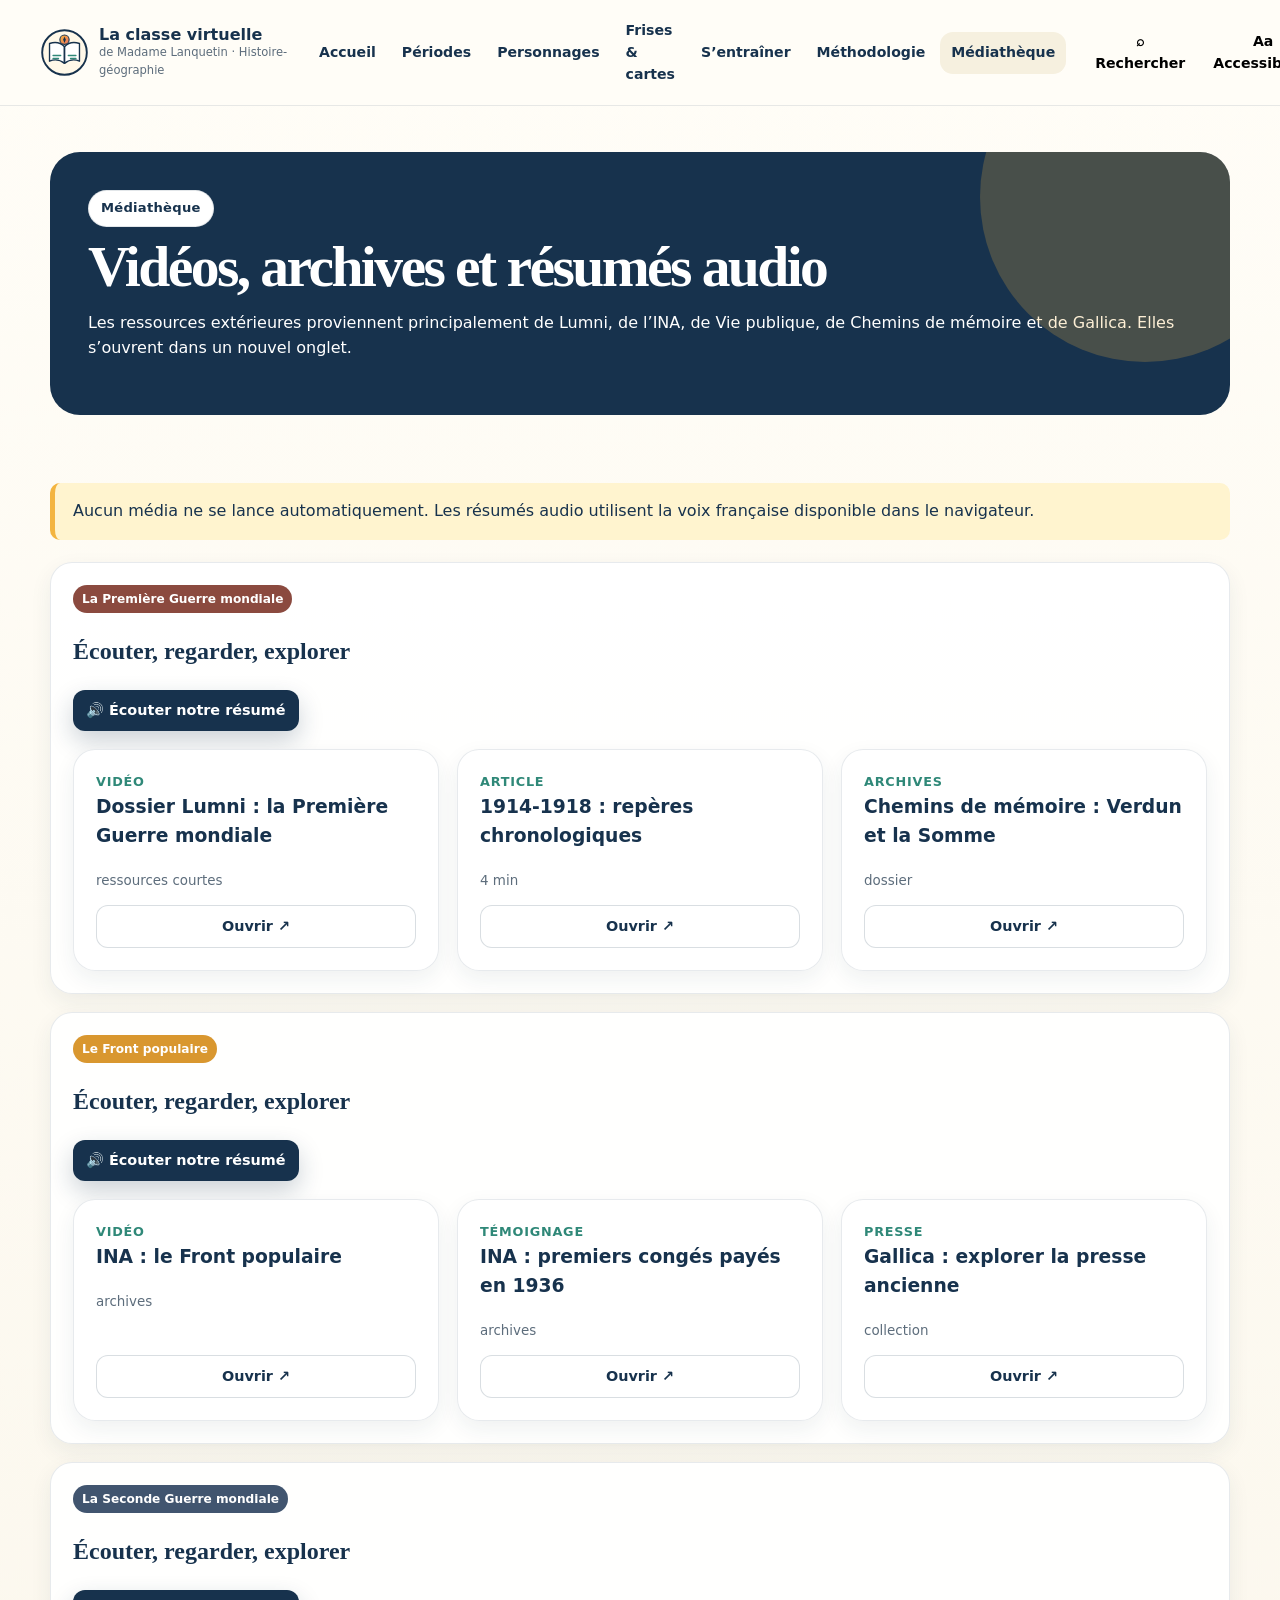
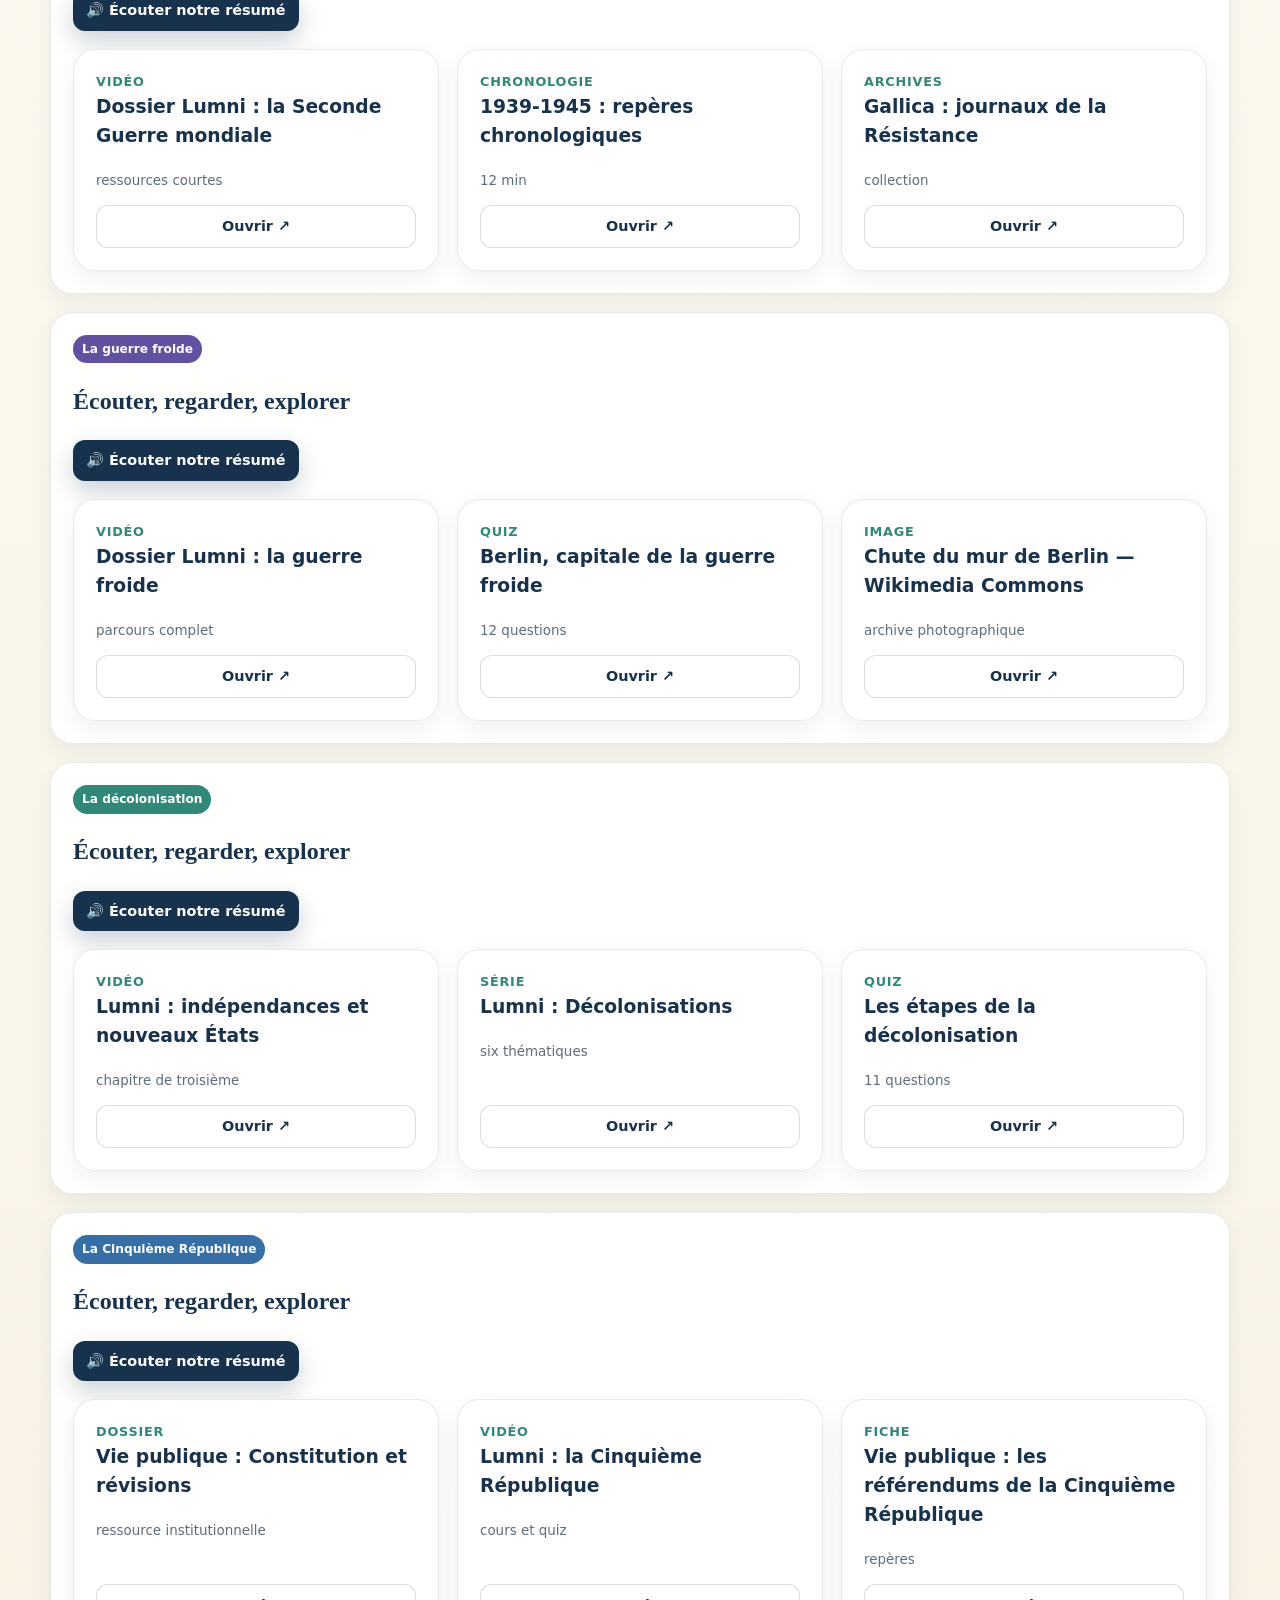
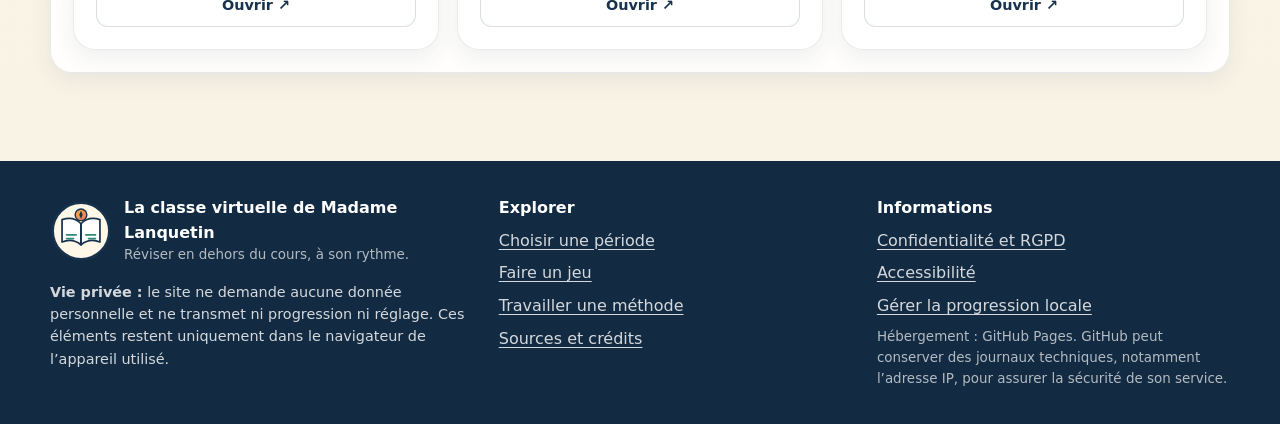
<file: mediatheque.html>
<!DOCTYPE html>

<html lang="fr"><head><meta charset="utf-8"/><meta content="no-referrer" name="referrer"/><meta content="default-src 'self'; img-src 'self' data:; style-src 'self' 'unsafe-inline'; script-src 'self'; connect-src 'self'; media-src 'self'; font-src 'self'; worker-src 'self'; object-src 'none'; base-uri 'self'; frame-src 'none'; form-action 'self'" http-equiv="Content-Security-Policy"/><meta content="width=device-width,initial-scale=1" name="viewport"/><meta content="#17324d" name="theme-color"/><meta content="La classe virtuelle de Madame Lanquetin : réviser l’histoire-géographie avec des personnages, frises, cartes, documents et jeux." name="description"/><title>Médiathèque — Madame Lanquetin</title><link href="assets/logo.svg" rel="icon"/><link href="manifest.webmanifest" rel="manifest"/><link href="assets/style.css" rel="stylesheet"/></head><body data-page="media">
<a class="skip-link" href="#main">Aller au contenu</a>
<header class="site-header"><div class="header-inner">
<a class="brand" href="index.html"><img alt="" src="assets/logo.svg"/><span><strong>La classe virtuelle</strong><small>de Madame Lanquetin · Histoire-géographie</small></span></a>
<button aria-controls="main-nav" aria-expanded="false" aria-label="Ouvrir le menu" class="utility-btn menu-btn" type="button">☰</button>
<nav aria-label="Navigation principale" class="main-nav" id="main-nav">
<a data-page="home" href="index.html">Accueil</a><a data-page="periods" href="periodes.html">Périodes</a><a data-page="people" href="personnages.html">Personnages</a><a data-page="timeline" href="frises-cartes.html">Frises &amp; cartes</a><a data-page="games" href="jeux.html">S’entraîner</a><a data-page="method" href="methodologie.html">Méthodologie</a><a data-page="media" href="mediatheque.html">Médiathèque</a>
</nav>
<div class="header-actions"><button aria-label="Rechercher dans le site" class="utility-btn" id="open-search" title="Rechercher" type="button">⌕ <span>Rechercher</span></button><button aria-label="Ouvrir les réglages d’accessibilité" class="utility-btn" id="open-access" title="Accessibilité" type="button">Aa <span>Accessibilité</span></button><a aria-label="Ouvrir ma progression locale" class="utility-btn" href="progression.html" title="Ma progression">◎ <span>Progression</span></a></div>
</div></header><main id="main"><section class="page-hero"><div class="container"><div class="hero-panel"><div class="eyebrow" style="color:#17324d">Médiathèque</div><h1>Vidéos, archives et résumés audio</h1><p>Les ressources extérieures proviennent principalement de Lumni, de l’INA, de Vie publique, de Chemins de mémoire et de Gallica. Elles s’ouvrent dans un nouvel onglet.</p></div></div></section><section class="section"><div class="container"><div class="notice">Aucun média ne se lance automatiquement. Les résumés audio utilisent la voix française disponible dans le navigateur.</div><div class="grid" id="media-all" style="margin-top:22px"></div></div></section></main><footer class="site-footer">
<div class="container footer-grid">
<div>
<div class="footer-brand"><img alt="" src="assets/logo.svg" width="62"/><div><strong>La classe virtuelle de Madame Lanquetin</strong><div class="mini">Réviser en dehors du cours, à son rythme.</div></div></div>
<p class="footer-privacy"><strong>Vie privée :</strong> le site ne demande aucune donnée personnelle et ne transmet ni progression ni réglage. Ces éléments restent uniquement dans le navigateur de l’appareil utilisé.</p>
</div>
<div class="footer-links"><strong>Explorer</strong><a href="periodes.html">Choisir une période</a><a href="jeux.html">Faire un jeu</a><a href="methodologie.html">Travailler une méthode</a><a href="sources.html">Sources et crédits</a></div>
<div class="footer-links"><strong>Informations</strong><a href="confidentialite.html">Confidentialité et RGPD</a><a href="accessibilite.html">Accessibilité</a><a href="progression.html">Gérer la progression locale</a><span class="mini">Hébergement : GitHub Pages. GitHub peut conserver des journaux techniques, notamment l’adresse IP, pour assurer la sécurité de son service.</span></div>
</div>
</footer>
<div aria-hidden="true" aria-labelledby="search-title" aria-modal="true" class="search-overlay" id="search-overlay" role="dialog">
<div class="search-panel">
<h2 class="sr-only" id="search-title">Rechercher dans le site</h2>
<div class="search-top"><label class="sr-only" for="global-search">Personnage, date, événement ou mot</label><input autocomplete="off" id="global-search" placeholder="Personnage, date, événement, mot…" type="search"/><button aria-label="Fermer la recherche" class="close-btn" id="close-search" type="button">×</button></div>
<div aria-live="polite" class="search-results" id="search-results"></div>
</div>
</div>
<div aria-hidden="true" aria-labelledby="access-title" aria-modal="true" class="access-overlay" id="access-overlay" role="dialog">
<div class="access-panel">
<div class="section-head"><div><h2 id="access-title" tabindex="-1">Réglages d’accessibilité</h2><p>Les réglages sont conservés uniquement dans ce navigateur.</p><p class="notice hidden" id="access-storage-note">Le stockage local est bloqué : les réglages fonctionneront pendant cette visite, sans être mémorisés.</p></div><button aria-label="Fermer les réglages d’accessibilité" class="close-btn" id="close-access" type="button">×</button></div>
<div class="setting-row"><div><strong>Taille du texte</strong></div><div aria-label="Choisir la taille du texte" class="setting-buttons" role="group"><button aria-pressed="false" data-size="0.9" type="button">A−</button><button aria-pressed="false" data-size="1" type="button">A</button><button aria-pressed="false" data-size="1.15" type="button">A+</button><button aria-pressed="false" data-size="1.3" type="button">A++</button></div></div>
<div class="setting-row"><div><strong>Contraste renforcé</strong></div><button aria-pressed="false" class="btn btn-secondary btn-small" data-setting="contrast" type="button">Activer / désactiver</button></div>
<div class="setting-row"><div><strong>Police de lecture simple</strong></div><button aria-pressed="false" class="btn btn-secondary btn-small" data-setting="dyslexic" type="button">Activer / désactiver</button></div>
<div class="setting-row"><div><strong>Espacement du texte</strong></div><button aria-pressed="false" class="btn btn-secondary btn-small" data-setting="spacing" type="button">Activer / désactiver</button></div>
<div class="setting-row"><div><strong>Souligner les liens</strong></div><button aria-pressed="false" class="btn btn-secondary btn-small" data-setting="links" type="button">Activer / désactiver</button></div>
<div class="setting-row"><div><strong>Réduire les animations</strong></div><button aria-pressed="false" class="btn btn-secondary btn-small" data-setting="motion" type="button">Activer / désactiver</button></div>
<div class="setting-row"><div><strong>Mode concentration</strong><div class="mini">Masque certains éléments secondaires.</div></div><button aria-pressed="false" class="btn btn-secondary btn-small" data-setting="focus" type="button">Activer / désactiver</button></div>
<div class="button-row"><button class="btn btn-secondary btn-small" id="reset-access" type="button">Réinitialiser les réglages</button><a class="btn btn-primary btn-small" href="accessibilite.html">Lire la déclaration d’accessibilité</a></div>
</div>
</div><script src="assets/data.js"></script><script src="assets/app.js"></script></body></html>
</file>
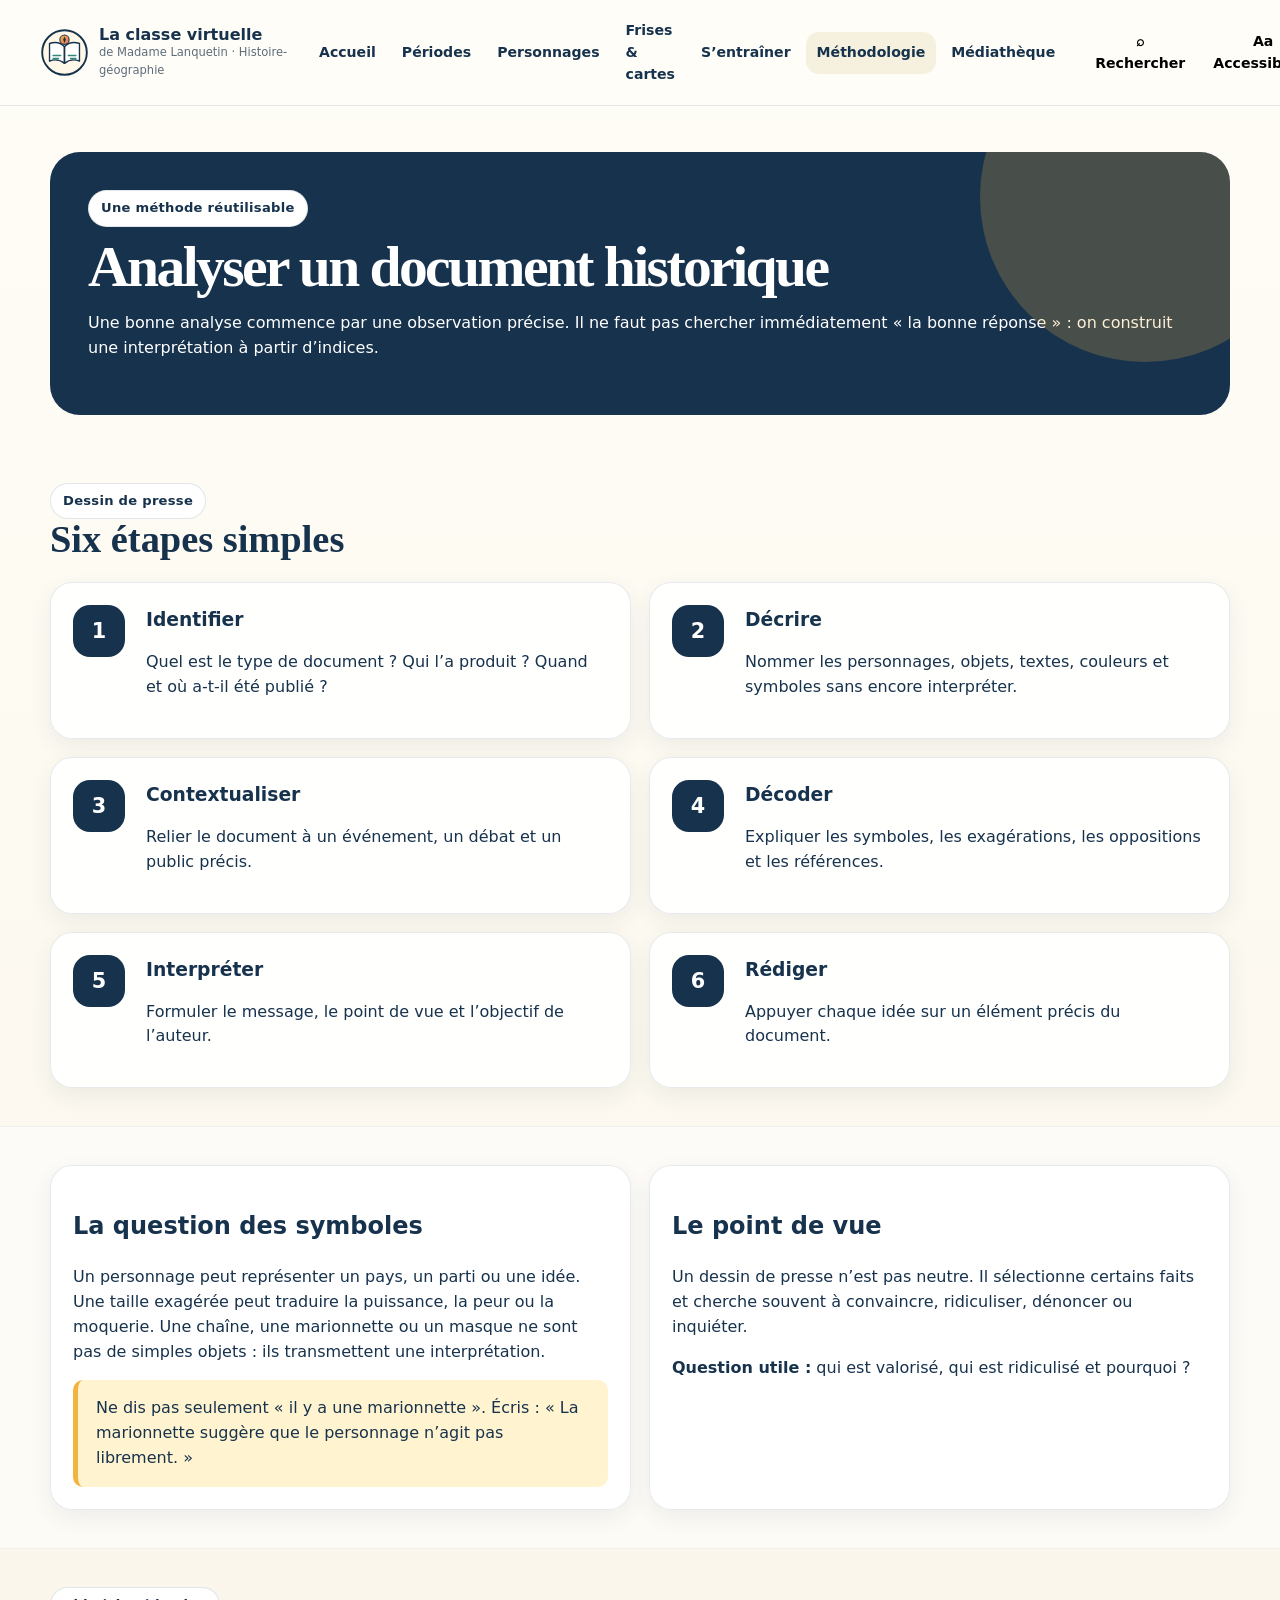
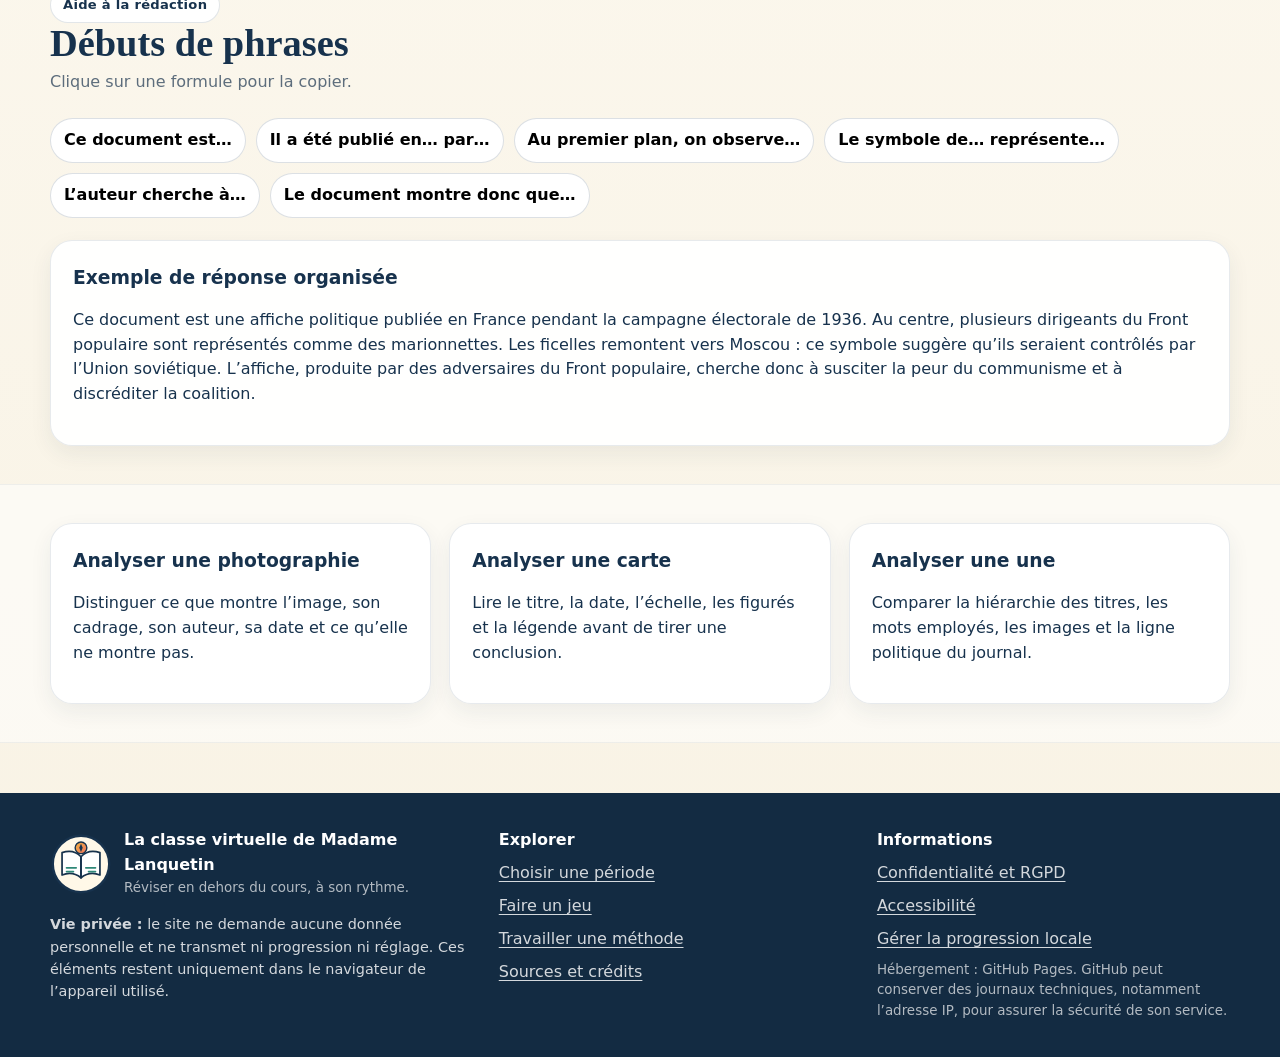
<file: methodologie.html>
<!DOCTYPE html>

<html lang="fr"><head><meta charset="utf-8"/><meta content="no-referrer" name="referrer"/><meta content="default-src 'self'; img-src 'self' data:; style-src 'self' 'unsafe-inline'; script-src 'self'; connect-src 'self'; media-src 'self'; font-src 'self'; worker-src 'self'; object-src 'none'; base-uri 'self'; frame-src 'none'; form-action 'self'" http-equiv="Content-Security-Policy"/><meta content="width=device-width,initial-scale=1" name="viewport"/><meta content="#17324d" name="theme-color"/><meta content="La classe virtuelle de Madame Lanquetin : réviser l’histoire-géographie avec des personnages, frises, cartes, documents et jeux." name="description"/><title>Méthodologie — Madame Lanquetin</title><link href="assets/logo.svg" rel="icon"/><link href="manifest.webmanifest" rel="manifest"/><link href="assets/style.css" rel="stylesheet"/></head><body data-page="method">
<a class="skip-link" href="#main">Aller au contenu</a>
<header class="site-header"><div class="header-inner">
<a class="brand" href="index.html"><img alt="" src="assets/logo.svg"/><span><strong>La classe virtuelle</strong><small>de Madame Lanquetin · Histoire-géographie</small></span></a>
<button aria-controls="main-nav" aria-expanded="false" aria-label="Ouvrir le menu" class="utility-btn menu-btn" type="button">☰</button>
<nav aria-label="Navigation principale" class="main-nav" id="main-nav">
<a data-page="home" href="index.html">Accueil</a><a data-page="periods" href="periodes.html">Périodes</a><a data-page="people" href="personnages.html">Personnages</a><a data-page="timeline" href="frises-cartes.html">Frises &amp; cartes</a><a data-page="games" href="jeux.html">S’entraîner</a><a data-page="method" href="methodologie.html">Méthodologie</a><a data-page="media" href="mediatheque.html">Médiathèque</a>
</nav>
<div class="header-actions"><button aria-label="Rechercher dans le site" class="utility-btn" id="open-search" title="Rechercher" type="button">⌕ <span>Rechercher</span></button><button aria-label="Ouvrir les réglages d’accessibilité" class="utility-btn" id="open-access" title="Accessibilité" type="button">Aa <span>Accessibilité</span></button><a aria-label="Ouvrir ma progression locale" class="utility-btn" href="progression.html" title="Ma progression">◎ <span>Progression</span></a></div>
</div></header><main id="main"><section class="page-hero"><div class="container"><div class="hero-panel"><div class="eyebrow" style="color:#17324d">Une méthode réutilisable</div><h1>Analyser un document historique</h1><p>Une bonne analyse commence par une observation précise. Il ne faut pas chercher immédiatement « la bonne réponse » : on construit une interprétation à partir d’indices.</p></div></div></section><section class="section"><div class="container"><div class="section-head"><div><div class="eyebrow">Dessin de presse</div><h2>Six étapes simples</h2></div></div><div class="grid grid-2" id="method-steps"></div></div></section><section class="section alt"><div class="container"><div class="grid grid-2"><article class="card"><h2>La question des symboles</h2><p>Un personnage peut représenter un pays, un parti ou une idée. Une taille exagérée peut traduire la puissance, la peur ou la moquerie. Une chaîne, une marionnette ou un masque ne sont pas de simples objets : ils transmettent une interprétation.</p><div class="notice">Ne dis pas seulement « il y a une marionnette ». Écris : « La marionnette suggère que le personnage n’agit pas librement. »</div></article><article class="card"><h2>Le point de vue</h2><p>Un dessin de presse n’est pas neutre. Il sélectionne certains faits et cherche souvent à convaincre, ridiculiser, dénoncer ou inquiéter.</p><p><strong>Question utile :</strong> qui est valorisé, qui est ridiculisé et pourquoi ?</p></article></div></div></section><section class="section"><div class="container"><div class="section-head"><div><div class="eyebrow">Aide à la rédaction</div><h2>Débuts de phrases</h2><p>Clique sur une formule pour la copier.</p></div></div><div class="filters" id="sentence-starters"></div><article class="card"><h3>Exemple de réponse organisée</h3><p>Ce document est une affiche politique publiée en France pendant la campagne électorale de 1936. Au centre, plusieurs dirigeants du Front populaire sont représentés comme des marionnettes. Les ficelles remontent vers Moscou : ce symbole suggère qu’ils seraient contrôlés par l’Union soviétique. L’affiche, produite par des adversaires du Front populaire, cherche donc à susciter la peur du communisme et à discréditer la coalition.</p></article></div></section><section class="section alt"><div class="container"><div class="grid grid-3"><article class="card"><h3>Analyser une photographie</h3><p>Distinguer ce que montre l’image, son cadrage, son auteur, sa date et ce qu’elle ne montre pas.</p></article><article class="card"><h3>Analyser une carte</h3><p>Lire le titre, la date, l’échelle, les figurés et la légende avant de tirer une conclusion.</p></article><article class="card"><h3>Analyser une une</h3><p>Comparer la hiérarchie des titres, les mots employés, les images et la ligne politique du journal.</p></article></div></div></section></main><footer class="site-footer">
<div class="container footer-grid">
<div>
<div class="footer-brand"><img alt="" src="assets/logo.svg" width="62"/><div><strong>La classe virtuelle de Madame Lanquetin</strong><div class="mini">Réviser en dehors du cours, à son rythme.</div></div></div>
<p class="footer-privacy"><strong>Vie privée :</strong> le site ne demande aucune donnée personnelle et ne transmet ni progression ni réglage. Ces éléments restent uniquement dans le navigateur de l’appareil utilisé.</p>
</div>
<div class="footer-links"><strong>Explorer</strong><a href="periodes.html">Choisir une période</a><a href="jeux.html">Faire un jeu</a><a href="methodologie.html">Travailler une méthode</a><a href="sources.html">Sources et crédits</a></div>
<div class="footer-links"><strong>Informations</strong><a href="confidentialite.html">Confidentialité et RGPD</a><a href="accessibilite.html">Accessibilité</a><a href="progression.html">Gérer la progression locale</a><span class="mini">Hébergement : GitHub Pages. GitHub peut conserver des journaux techniques, notamment l’adresse IP, pour assurer la sécurité de son service.</span></div>
</div>
</footer>
<div aria-hidden="true" aria-labelledby="search-title" aria-modal="true" class="search-overlay" id="search-overlay" role="dialog">
<div class="search-panel">
<h2 class="sr-only" id="search-title">Rechercher dans le site</h2>
<div class="search-top"><label class="sr-only" for="global-search">Personnage, date, événement ou mot</label><input autocomplete="off" id="global-search" placeholder="Personnage, date, événement, mot…" type="search"/><button aria-label="Fermer la recherche" class="close-btn" id="close-search" type="button">×</button></div>
<div aria-live="polite" class="search-results" id="search-results"></div>
</div>
</div>
<div aria-hidden="true" aria-labelledby="access-title" aria-modal="true" class="access-overlay" id="access-overlay" role="dialog">
<div class="access-panel">
<div class="section-head"><div><h2 id="access-title" tabindex="-1">Réglages d’accessibilité</h2><p>Les réglages sont conservés uniquement dans ce navigateur.</p><p class="notice hidden" id="access-storage-note">Le stockage local est bloqué : les réglages fonctionneront pendant cette visite, sans être mémorisés.</p></div><button aria-label="Fermer les réglages d’accessibilité" class="close-btn" id="close-access" type="button">×</button></div>
<div class="setting-row"><div><strong>Taille du texte</strong></div><div aria-label="Choisir la taille du texte" class="setting-buttons" role="group"><button aria-pressed="false" data-size="0.9" type="button">A−</button><button aria-pressed="false" data-size="1" type="button">A</button><button aria-pressed="false" data-size="1.15" type="button">A+</button><button aria-pressed="false" data-size="1.3" type="button">A++</button></div></div>
<div class="setting-row"><div><strong>Contraste renforcé</strong></div><button aria-pressed="false" class="btn btn-secondary btn-small" data-setting="contrast" type="button">Activer / désactiver</button></div>
<div class="setting-row"><div><strong>Police de lecture simple</strong></div><button aria-pressed="false" class="btn btn-secondary btn-small" data-setting="dyslexic" type="button">Activer / désactiver</button></div>
<div class="setting-row"><div><strong>Espacement du texte</strong></div><button aria-pressed="false" class="btn btn-secondary btn-small" data-setting="spacing" type="button">Activer / désactiver</button></div>
<div class="setting-row"><div><strong>Souligner les liens</strong></div><button aria-pressed="false" class="btn btn-secondary btn-small" data-setting="links" type="button">Activer / désactiver</button></div>
<div class="setting-row"><div><strong>Réduire les animations</strong></div><button aria-pressed="false" class="btn btn-secondary btn-small" data-setting="motion" type="button">Activer / désactiver</button></div>
<div class="setting-row"><div><strong>Mode concentration</strong><div class="mini">Masque certains éléments secondaires.</div></div><button aria-pressed="false" class="btn btn-secondary btn-small" data-setting="focus" type="button">Activer / désactiver</button></div>
<div class="button-row"><button class="btn btn-secondary btn-small" id="reset-access" type="button">Réinitialiser les réglages</button><a class="btn btn-primary btn-small" href="accessibilite.html">Lire la déclaration d’accessibilité</a></div>
</div>
</div><script src="assets/data.js"></script><script src="assets/app.js"></script></body></html>
</file>
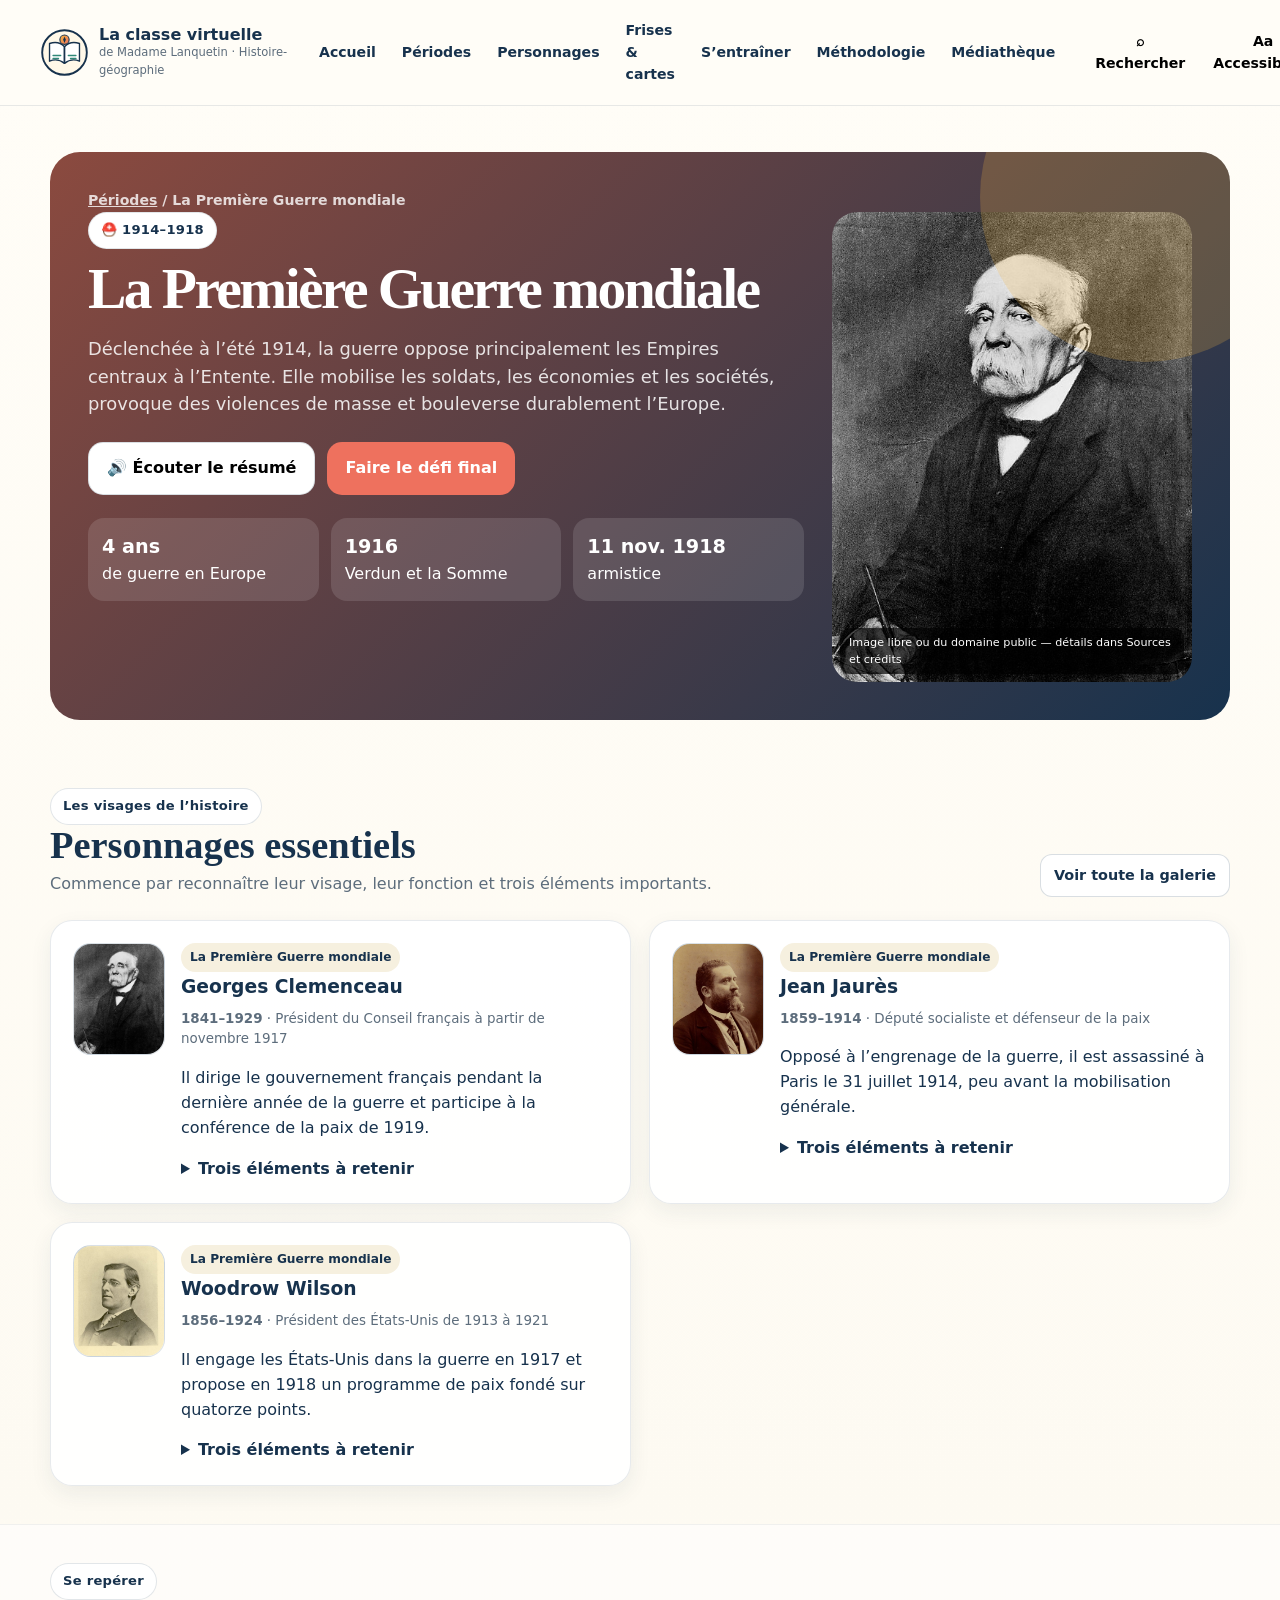
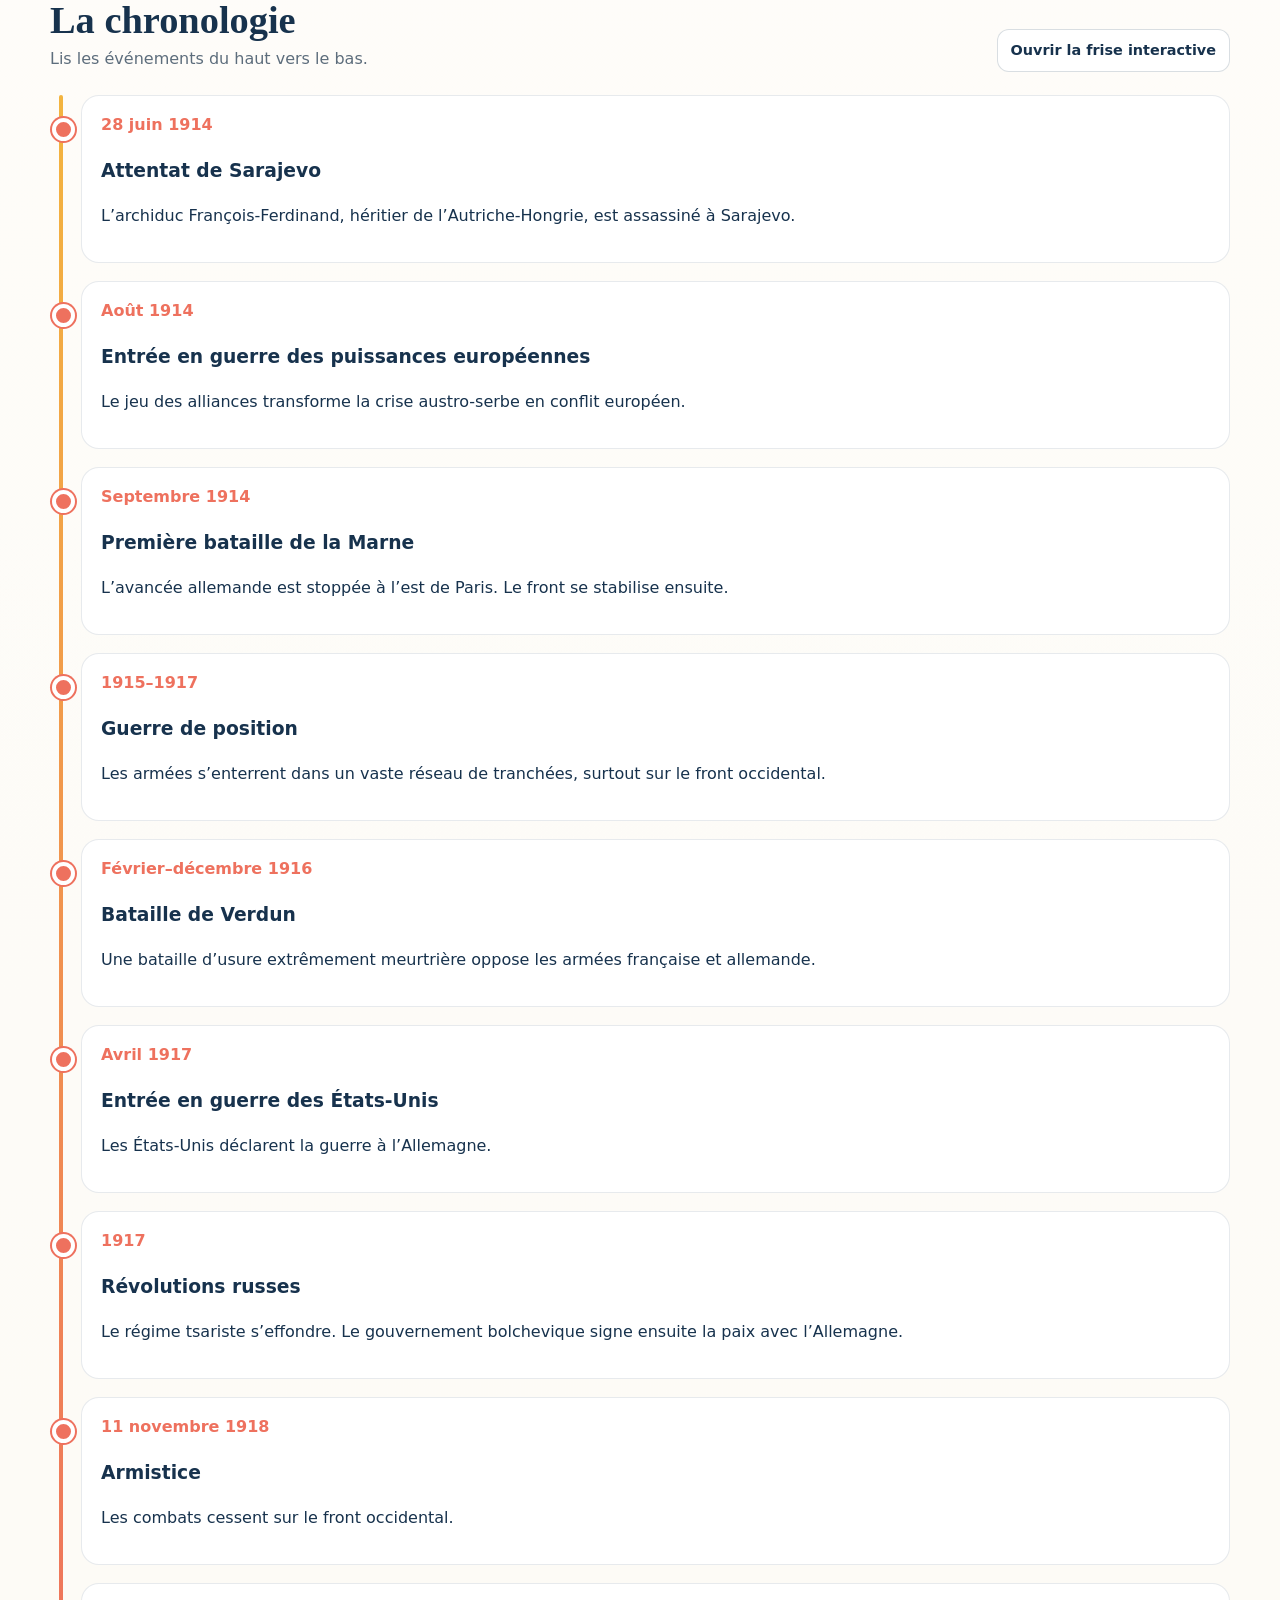
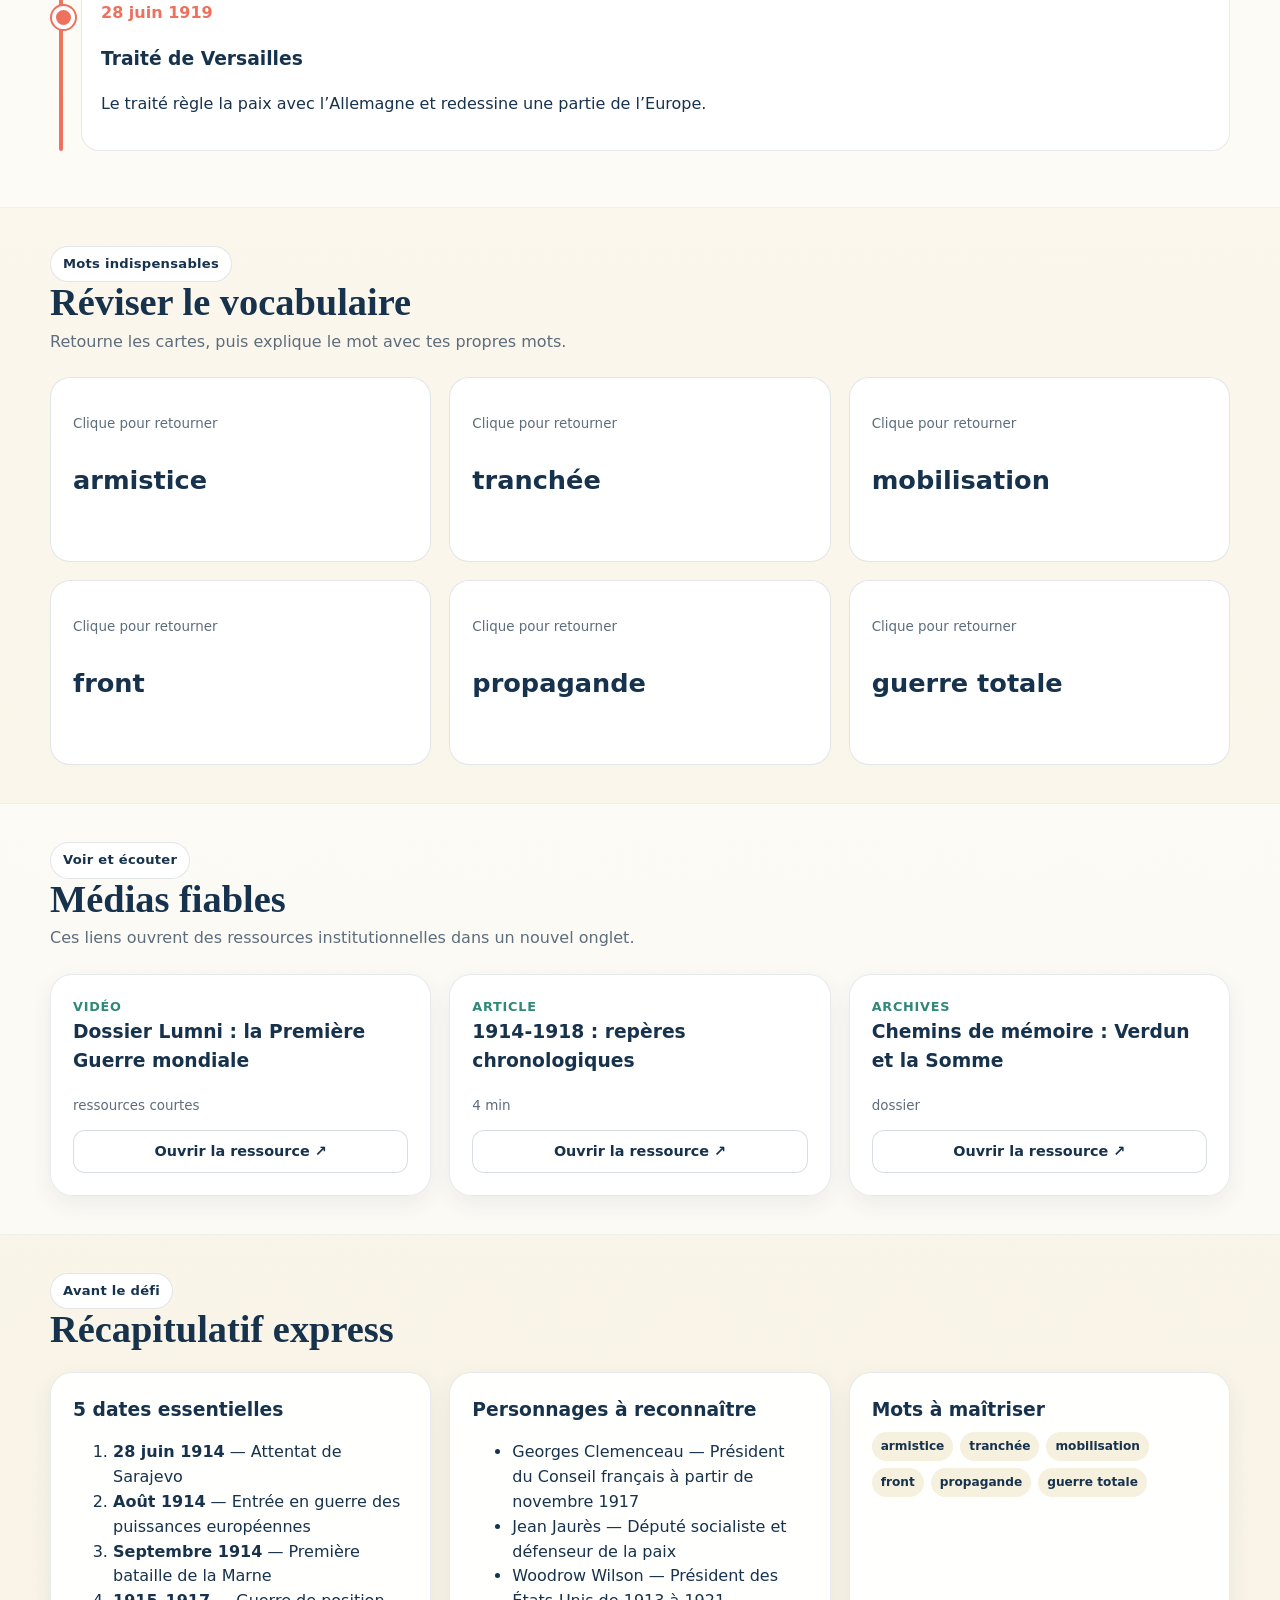
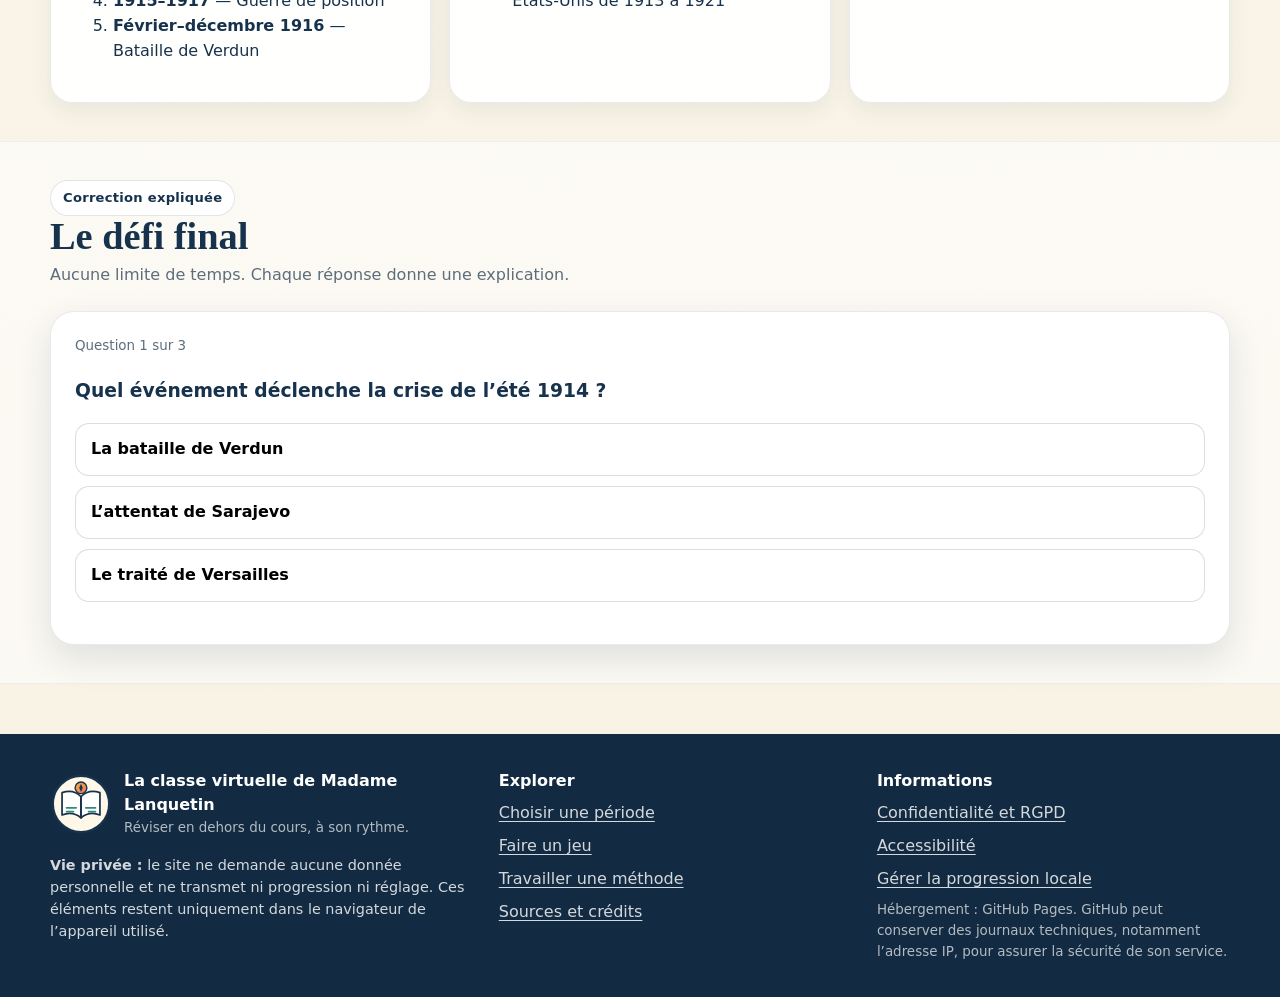
<file: periode.html>
<!DOCTYPE html>

<html lang="fr"><head><meta charset="utf-8"/><meta content="no-referrer" name="referrer"/><meta content="default-src 'self'; img-src 'self' data:; style-src 'self' 'unsafe-inline'; script-src 'self'; connect-src 'self'; media-src 'self'; font-src 'self'; worker-src 'self'; object-src 'none'; base-uri 'self'; frame-src 'none'; form-action 'self'" http-equiv="Content-Security-Policy"/><meta content="width=device-width,initial-scale=1" name="viewport"/><meta content="#17324d" name="theme-color"/><meta content="La classe virtuelle de Madame Lanquetin : réviser l’histoire-géographie avec des personnages, frises, cartes, documents et jeux." name="description"/><title>Période historique — Madame Lanquetin</title><link href="assets/logo.svg" rel="icon"/><link href="manifest.webmanifest" rel="manifest"/><link href="assets/style.css" rel="stylesheet"/></head><body data-page="period">
<a class="skip-link" href="#main">Aller au contenu</a>
<header class="site-header"><div class="header-inner">
<a class="brand" href="index.html"><img alt="" src="assets/logo.svg"/><span><strong>La classe virtuelle</strong><small>de Madame Lanquetin · Histoire-géographie</small></span></a>
<button aria-controls="main-nav" aria-expanded="false" aria-label="Ouvrir le menu" class="utility-btn menu-btn" type="button">☰</button>
<nav aria-label="Navigation principale" class="main-nav" id="main-nav">
<a data-page="home" href="index.html">Accueil</a><a data-page="periods" href="periodes.html">Périodes</a><a data-page="people" href="personnages.html">Personnages</a><a data-page="timeline" href="frises-cartes.html">Frises &amp; cartes</a><a data-page="games" href="jeux.html">S’entraîner</a><a data-page="method" href="methodologie.html">Méthodologie</a><a data-page="media" href="mediatheque.html">Médiathèque</a>
</nav>
<div class="header-actions"><button aria-label="Rechercher dans le site" class="utility-btn" id="open-search" title="Rechercher" type="button">⌕ <span>Rechercher</span></button><button aria-label="Ouvrir les réglages d’accessibilité" class="utility-btn" id="open-access" title="Accessibilité" type="button">Aa <span>Accessibilité</span></button><a aria-label="Ouvrir ma progression locale" class="utility-btn" href="progression.html" title="Ma progression">◎ <span>Progression</span></a></div>
</div></header><main id="main"><section class="page-hero"><div class="container" id="period-hero"></div></section><section class="section"><div class="container"><div class="section-head"><div><div class="eyebrow">Les visages de l’histoire</div><h2>Personnages essentiels</h2><p>Commence par reconnaître leur visage, leur fonction et trois éléments importants.</p></div><a class="btn btn-secondary btn-small" href="personnages.html">Voir toute la galerie</a></div><div class="grid grid-2" id="period-people"></div></div></section><section class="section alt" id="chronologie"><div class="container"><div class="section-head"><div><div class="eyebrow">Se repérer</div><h2>La chronologie</h2><p>Lis les événements du haut vers le bas.</p></div><a class="btn btn-secondary btn-small" href="frises-cartes.html">Ouvrir la frise interactive</a></div><div class="timeline" id="period-timeline"></div></div></section><section class="section" id="vocabulaire"><div class="container"><div class="section-head"><div><div class="eyebrow">Mots indispensables</div><h2>Réviser le vocabulaire</h2><p>Retourne les cartes, puis explique le mot avec tes propres mots.</p></div></div><div class="grid grid-3" id="vocab-grid"></div></div></section><section class="section alt optional"><div class="container"><div class="section-head"><div><div class="eyebrow">Voir et écouter</div><h2>Médias fiables</h2><p>Ces liens ouvrent des ressources institutionnelles dans un nouvel onglet.</p></div></div><div class="grid grid-3" id="media-grid"></div></div></section><section class="section"><div class="container"><div class="section-head"><div><div class="eyebrow">Avant le défi</div><h2>Récapitulatif express</h2></div></div><div class="grid grid-3" id="recap-grid"></div></div></section><section class="section alt" id="defi"><div class="container"><div class="section-head"><div><div class="eyebrow">Correction expliquée</div><h2>Le défi final</h2><p>Aucune limite de temps. Chaque réponse donne une explication.</p></div></div><div class="quiz-box" id="period-quiz"></div></div></section></main><footer class="site-footer">
<div class="container footer-grid">
<div>
<div class="footer-brand"><img alt="" src="assets/logo.svg" width="62"/><div><strong>La classe virtuelle de Madame Lanquetin</strong><div class="mini">Réviser en dehors du cours, à son rythme.</div></div></div>
<p class="footer-privacy"><strong>Vie privée :</strong> le site ne demande aucune donnée personnelle et ne transmet ni progression ni réglage. Ces éléments restent uniquement dans le navigateur de l’appareil utilisé.</p>
</div>
<div class="footer-links"><strong>Explorer</strong><a href="periodes.html">Choisir une période</a><a href="jeux.html">Faire un jeu</a><a href="methodologie.html">Travailler une méthode</a><a href="sources.html">Sources et crédits</a></div>
<div class="footer-links"><strong>Informations</strong><a href="confidentialite.html">Confidentialité et RGPD</a><a href="accessibilite.html">Accessibilité</a><a href="progression.html">Gérer la progression locale</a><span class="mini">Hébergement : GitHub Pages. GitHub peut conserver des journaux techniques, notamment l’adresse IP, pour assurer la sécurité de son service.</span></div>
</div>
</footer>
<div aria-hidden="true" aria-labelledby="search-title" aria-modal="true" class="search-overlay" id="search-overlay" role="dialog">
<div class="search-panel">
<h2 class="sr-only" id="search-title">Rechercher dans le site</h2>
<div class="search-top"><label class="sr-only" for="global-search">Personnage, date, événement ou mot</label><input autocomplete="off" id="global-search" placeholder="Personnage, date, événement, mot…" type="search"/><button aria-label="Fermer la recherche" class="close-btn" id="close-search" type="button">×</button></div>
<div aria-live="polite" class="search-results" id="search-results"></div>
</div>
</div>
<div aria-hidden="true" aria-labelledby="access-title" aria-modal="true" class="access-overlay" id="access-overlay" role="dialog">
<div class="access-panel">
<div class="section-head"><div><h2 id="access-title" tabindex="-1">Réglages d’accessibilité</h2><p>Les réglages sont conservés uniquement dans ce navigateur.</p><p class="notice hidden" id="access-storage-note">Le stockage local est bloqué : les réglages fonctionneront pendant cette visite, sans être mémorisés.</p></div><button aria-label="Fermer les réglages d’accessibilité" class="close-btn" id="close-access" type="button">×</button></div>
<div class="setting-row"><div><strong>Taille du texte</strong></div><div aria-label="Choisir la taille du texte" class="setting-buttons" role="group"><button aria-pressed="false" data-size="0.9" type="button">A−</button><button aria-pressed="false" data-size="1" type="button">A</button><button aria-pressed="false" data-size="1.15" type="button">A+</button><button aria-pressed="false" data-size="1.3" type="button">A++</button></div></div>
<div class="setting-row"><div><strong>Contraste renforcé</strong></div><button aria-pressed="false" class="btn btn-secondary btn-small" data-setting="contrast" type="button">Activer / désactiver</button></div>
<div class="setting-row"><div><strong>Police de lecture simple</strong></div><button aria-pressed="false" class="btn btn-secondary btn-small" data-setting="dyslexic" type="button">Activer / désactiver</button></div>
<div class="setting-row"><div><strong>Espacement du texte</strong></div><button aria-pressed="false" class="btn btn-secondary btn-small" data-setting="spacing" type="button">Activer / désactiver</button></div>
<div class="setting-row"><div><strong>Souligner les liens</strong></div><button aria-pressed="false" class="btn btn-secondary btn-small" data-setting="links" type="button">Activer / désactiver</button></div>
<div class="setting-row"><div><strong>Réduire les animations</strong></div><button aria-pressed="false" class="btn btn-secondary btn-small" data-setting="motion" type="button">Activer / désactiver</button></div>
<div class="setting-row"><div><strong>Mode concentration</strong><div class="mini">Masque certains éléments secondaires.</div></div><button aria-pressed="false" class="btn btn-secondary btn-small" data-setting="focus" type="button">Activer / désactiver</button></div>
<div class="button-row"><button class="btn btn-secondary btn-small" id="reset-access" type="button">Réinitialiser les réglages</button><a class="btn btn-primary btn-small" href="accessibilite.html">Lire la déclaration d’accessibilité</a></div>
</div>
</div><script src="assets/data.js"></script><script src="assets/app.js"></script></body></html>
</file>
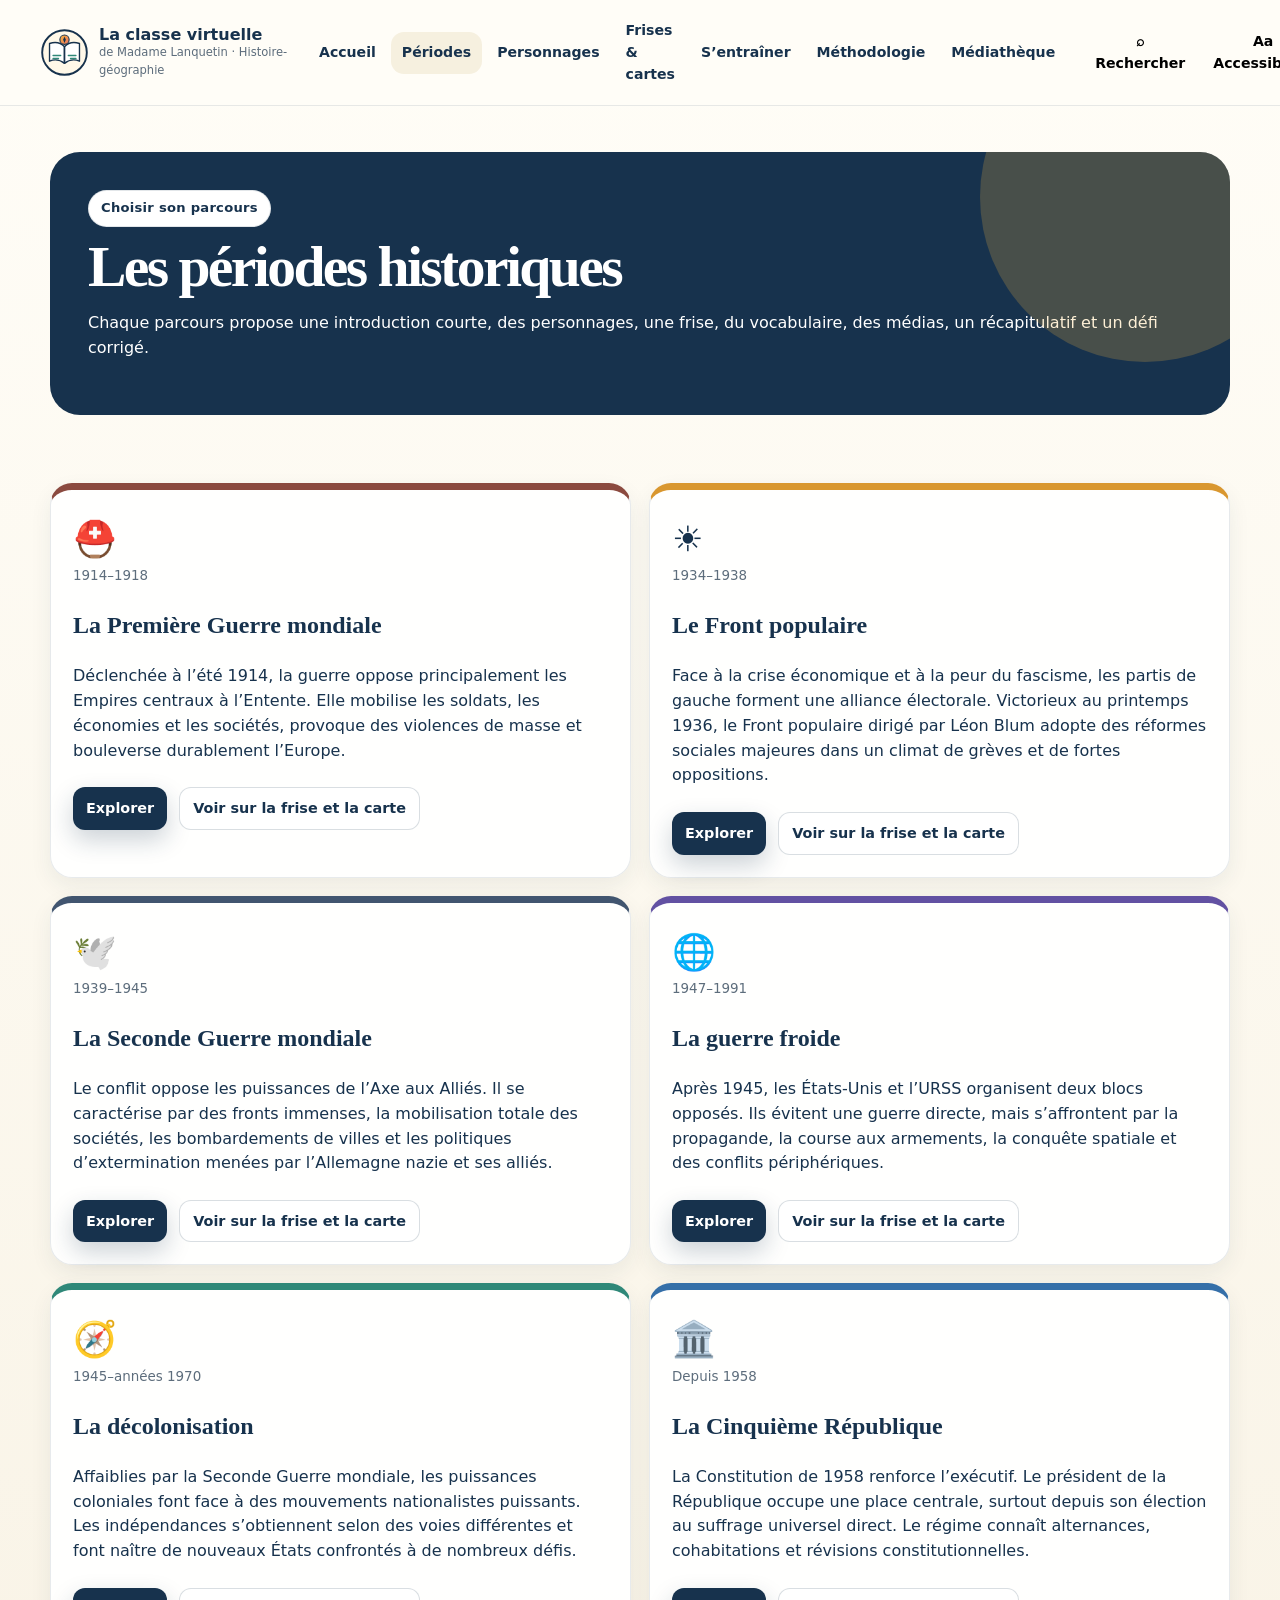
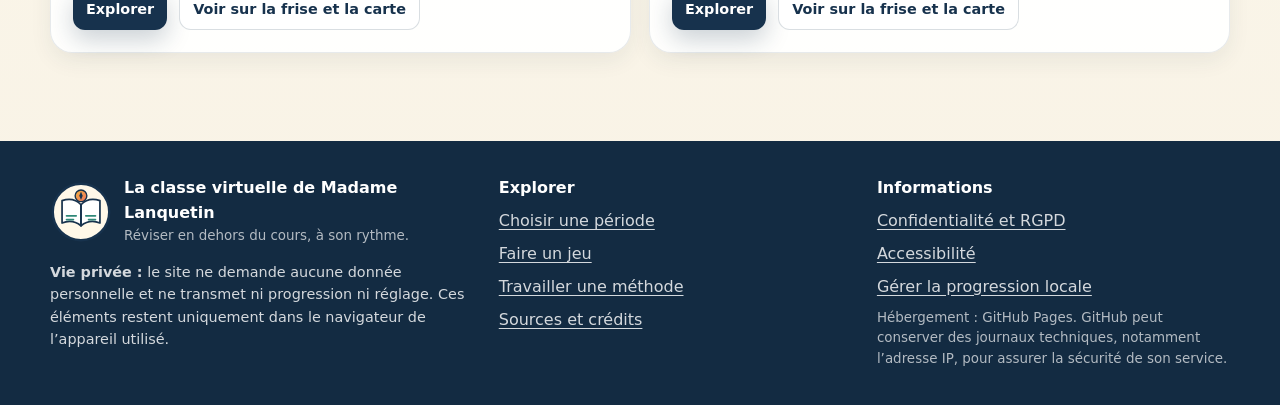
<file: periodes.html>
<!DOCTYPE html>

<html lang="fr"><head><meta charset="utf-8"/><meta content="no-referrer" name="referrer"/><meta content="default-src 'self'; img-src 'self' data:; style-src 'self' 'unsafe-inline'; script-src 'self'; connect-src 'self'; media-src 'self'; font-src 'self'; worker-src 'self'; object-src 'none'; base-uri 'self'; frame-src 'none'; form-action 'self'" http-equiv="Content-Security-Policy"/><meta content="width=device-width,initial-scale=1" name="viewport"/><meta content="#17324d" name="theme-color"/><meta content="La classe virtuelle de Madame Lanquetin : réviser l’histoire-géographie avec des personnages, frises, cartes, documents et jeux." name="description"/><title>Choisir une période — Madame Lanquetin</title><link href="assets/logo.svg" rel="icon"/><link href="manifest.webmanifest" rel="manifest"/><link href="assets/style.css" rel="stylesheet"/></head><body data-page="periods">
<a class="skip-link" href="#main">Aller au contenu</a>
<header class="site-header"><div class="header-inner">
<a class="brand" href="index.html"><img alt="" src="assets/logo.svg"/><span><strong>La classe virtuelle</strong><small>de Madame Lanquetin · Histoire-géographie</small></span></a>
<button aria-controls="main-nav" aria-expanded="false" aria-label="Ouvrir le menu" class="utility-btn menu-btn" type="button">☰</button>
<nav aria-label="Navigation principale" class="main-nav" id="main-nav">
<a data-page="home" href="index.html">Accueil</a><a data-page="periods" href="periodes.html">Périodes</a><a data-page="people" href="personnages.html">Personnages</a><a data-page="timeline" href="frises-cartes.html">Frises &amp; cartes</a><a data-page="games" href="jeux.html">S’entraîner</a><a data-page="method" href="methodologie.html">Méthodologie</a><a data-page="media" href="mediatheque.html">Médiathèque</a>
</nav>
<div class="header-actions"><button aria-label="Rechercher dans le site" class="utility-btn" id="open-search" title="Rechercher" type="button">⌕ <span>Rechercher</span></button><button aria-label="Ouvrir les réglages d’accessibilité" class="utility-btn" id="open-access" title="Accessibilité" type="button">Aa <span>Accessibilité</span></button><a aria-label="Ouvrir ma progression locale" class="utility-btn" href="progression.html" title="Ma progression">◎ <span>Progression</span></a></div>
</div></header><main id="main"><section class="page-hero"><div class="container"><div class="hero-panel"><div class="eyebrow" style="color:#17324d">Choisir son parcours</div><h1>Les périodes historiques</h1><p>Chaque parcours propose une introduction courte, des personnages, une frise, du vocabulaire, des médias, un récapitulatif et un défi corrigé.</p></div></div></section><section class="section"><div class="container grid grid-2" id="all-periods"></div></section></main><footer class="site-footer">
<div class="container footer-grid">
<div>
<div class="footer-brand"><img alt="" src="assets/logo.svg" width="62"/><div><strong>La classe virtuelle de Madame Lanquetin</strong><div class="mini">Réviser en dehors du cours, à son rythme.</div></div></div>
<p class="footer-privacy"><strong>Vie privée :</strong> le site ne demande aucune donnée personnelle et ne transmet ni progression ni réglage. Ces éléments restent uniquement dans le navigateur de l’appareil utilisé.</p>
</div>
<div class="footer-links"><strong>Explorer</strong><a href="periodes.html">Choisir une période</a><a href="jeux.html">Faire un jeu</a><a href="methodologie.html">Travailler une méthode</a><a href="sources.html">Sources et crédits</a></div>
<div class="footer-links"><strong>Informations</strong><a href="confidentialite.html">Confidentialité et RGPD</a><a href="accessibilite.html">Accessibilité</a><a href="progression.html">Gérer la progression locale</a><span class="mini">Hébergement : GitHub Pages. GitHub peut conserver des journaux techniques, notamment l’adresse IP, pour assurer la sécurité de son service.</span></div>
</div>
</footer>
<div aria-hidden="true" aria-labelledby="search-title" aria-modal="true" class="search-overlay" id="search-overlay" role="dialog">
<div class="search-panel">
<h2 class="sr-only" id="search-title">Rechercher dans le site</h2>
<div class="search-top"><label class="sr-only" for="global-search">Personnage, date, événement ou mot</label><input autocomplete="off" id="global-search" placeholder="Personnage, date, événement, mot…" type="search"/><button aria-label="Fermer la recherche" class="close-btn" id="close-search" type="button">×</button></div>
<div aria-live="polite" class="search-results" id="search-results"></div>
</div>
</div>
<div aria-hidden="true" aria-labelledby="access-title" aria-modal="true" class="access-overlay" id="access-overlay" role="dialog">
<div class="access-panel">
<div class="section-head"><div><h2 id="access-title" tabindex="-1">Réglages d’accessibilité</h2><p>Les réglages sont conservés uniquement dans ce navigateur.</p><p class="notice hidden" id="access-storage-note">Le stockage local est bloqué : les réglages fonctionneront pendant cette visite, sans être mémorisés.</p></div><button aria-label="Fermer les réglages d’accessibilité" class="close-btn" id="close-access" type="button">×</button></div>
<div class="setting-row"><div><strong>Taille du texte</strong></div><div aria-label="Choisir la taille du texte" class="setting-buttons" role="group"><button aria-pressed="false" data-size="0.9" type="button">A−</button><button aria-pressed="false" data-size="1" type="button">A</button><button aria-pressed="false" data-size="1.15" type="button">A+</button><button aria-pressed="false" data-size="1.3" type="button">A++</button></div></div>
<div class="setting-row"><div><strong>Contraste renforcé</strong></div><button aria-pressed="false" class="btn btn-secondary btn-small" data-setting="contrast" type="button">Activer / désactiver</button></div>
<div class="setting-row"><div><strong>Police de lecture simple</strong></div><button aria-pressed="false" class="btn btn-secondary btn-small" data-setting="dyslexic" type="button">Activer / désactiver</button></div>
<div class="setting-row"><div><strong>Espacement du texte</strong></div><button aria-pressed="false" class="btn btn-secondary btn-small" data-setting="spacing" type="button">Activer / désactiver</button></div>
<div class="setting-row"><div><strong>Souligner les liens</strong></div><button aria-pressed="false" class="btn btn-secondary btn-small" data-setting="links" type="button">Activer / désactiver</button></div>
<div class="setting-row"><div><strong>Réduire les animations</strong></div><button aria-pressed="false" class="btn btn-secondary btn-small" data-setting="motion" type="button">Activer / désactiver</button></div>
<div class="setting-row"><div><strong>Mode concentration</strong><div class="mini">Masque certains éléments secondaires.</div></div><button aria-pressed="false" class="btn btn-secondary btn-small" data-setting="focus" type="button">Activer / désactiver</button></div>
<div class="button-row"><button class="btn btn-secondary btn-small" id="reset-access" type="button">Réinitialiser les réglages</button><a class="btn btn-primary btn-small" href="accessibilite.html">Lire la déclaration d’accessibilité</a></div>
</div>
</div><script src="assets/data.js"></script><script src="assets/app.js"></script></body></html>
</file>
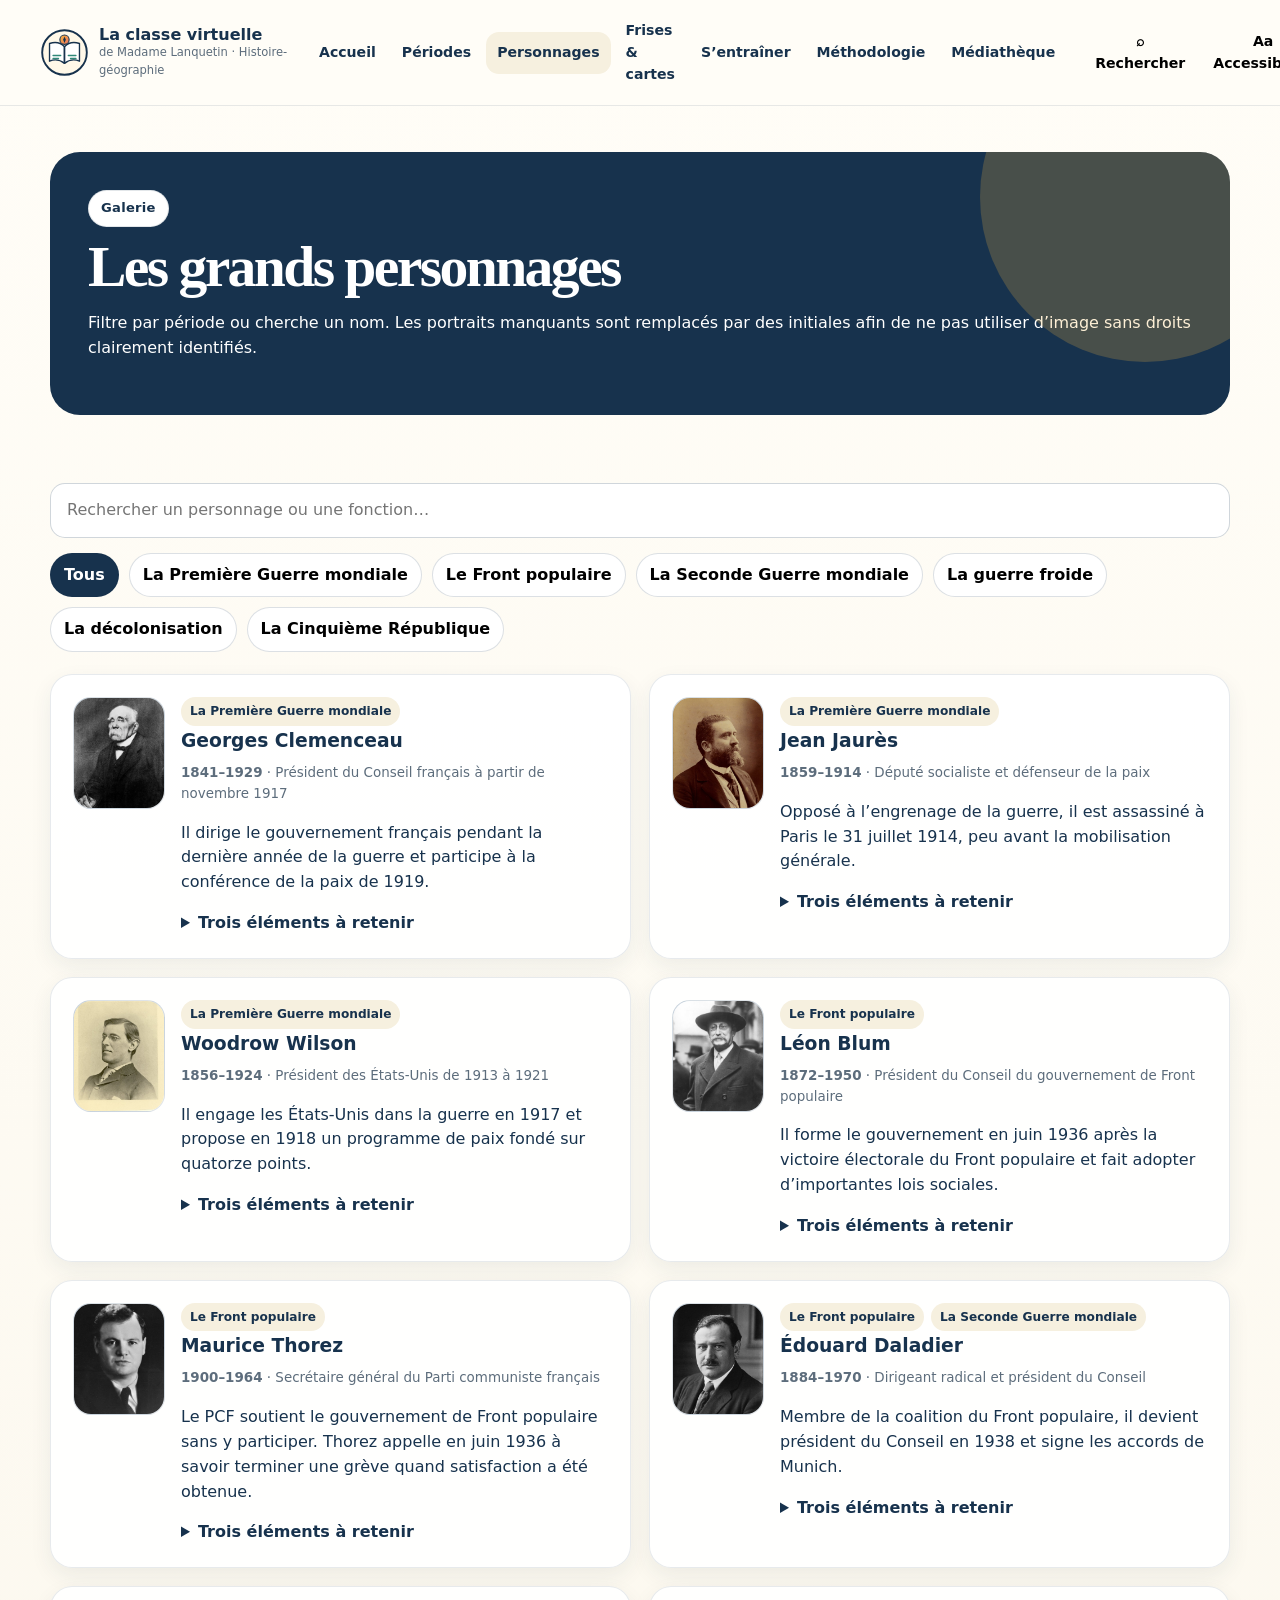
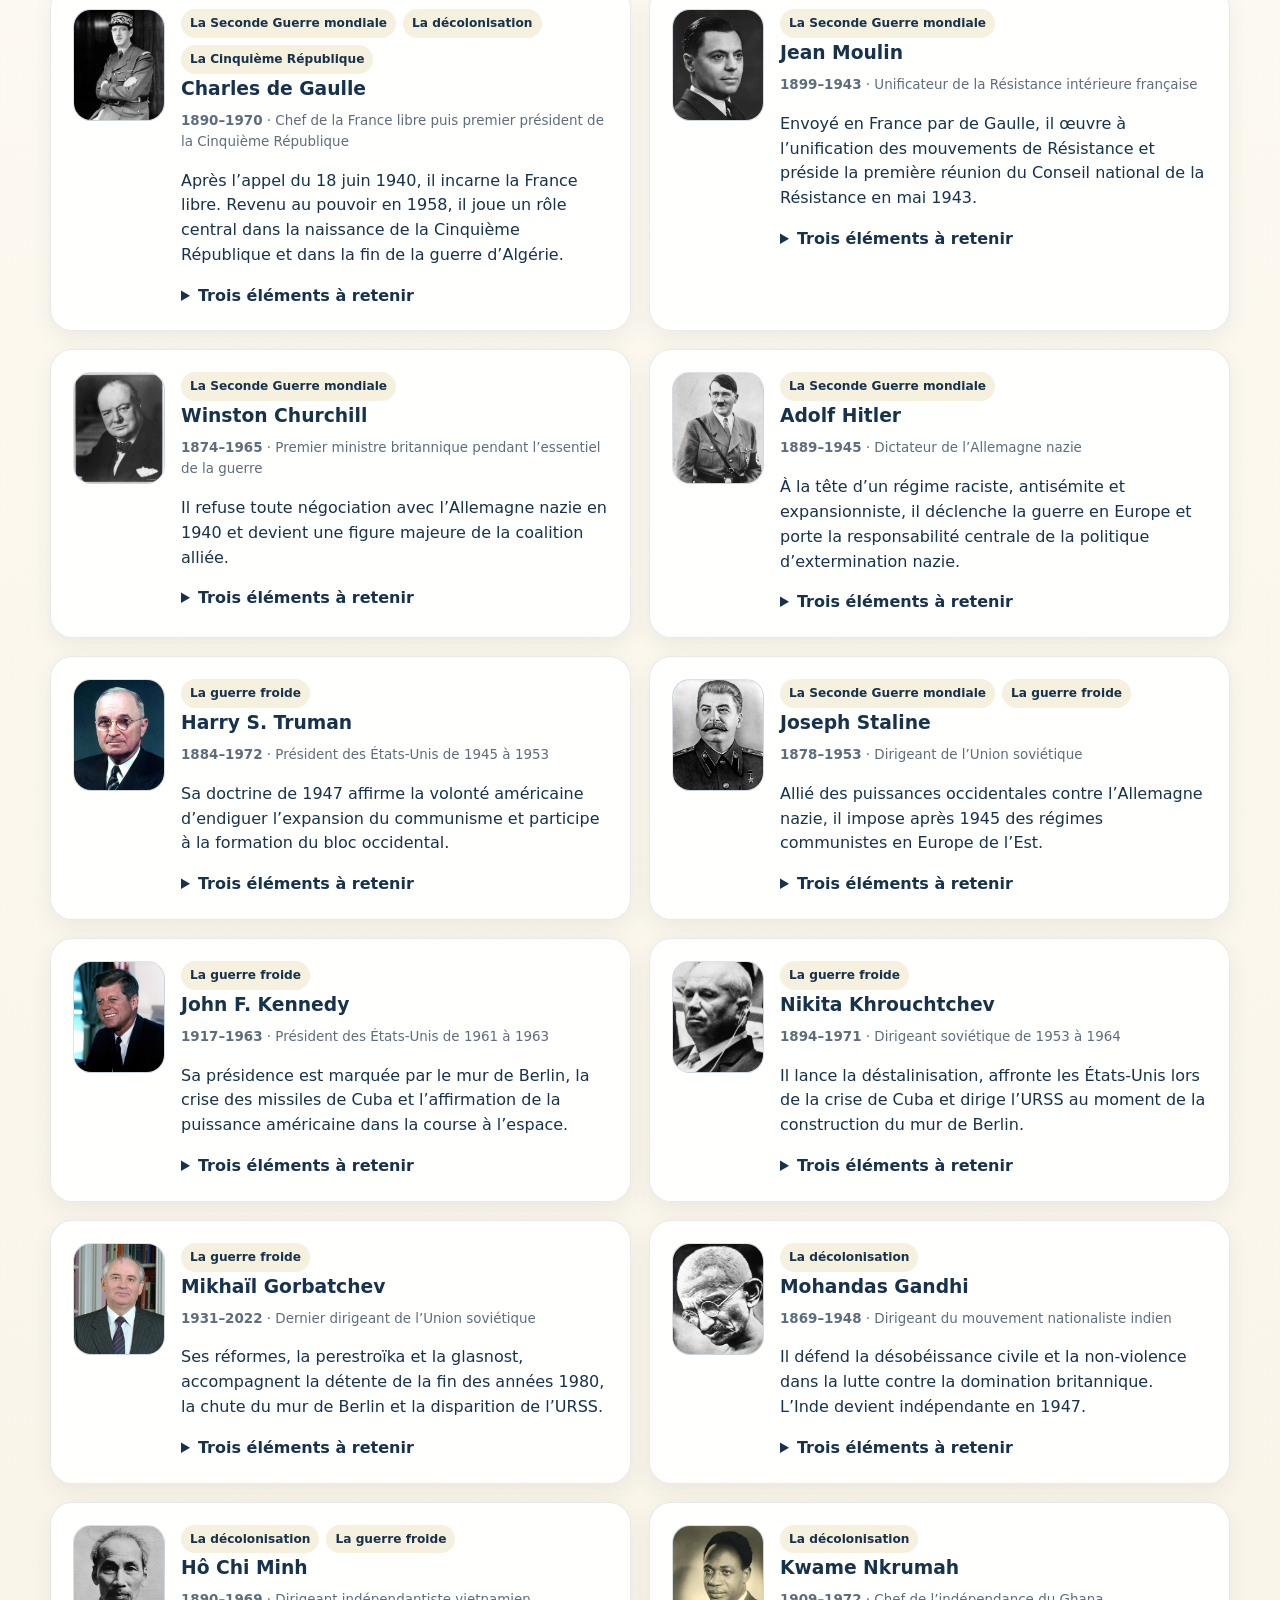
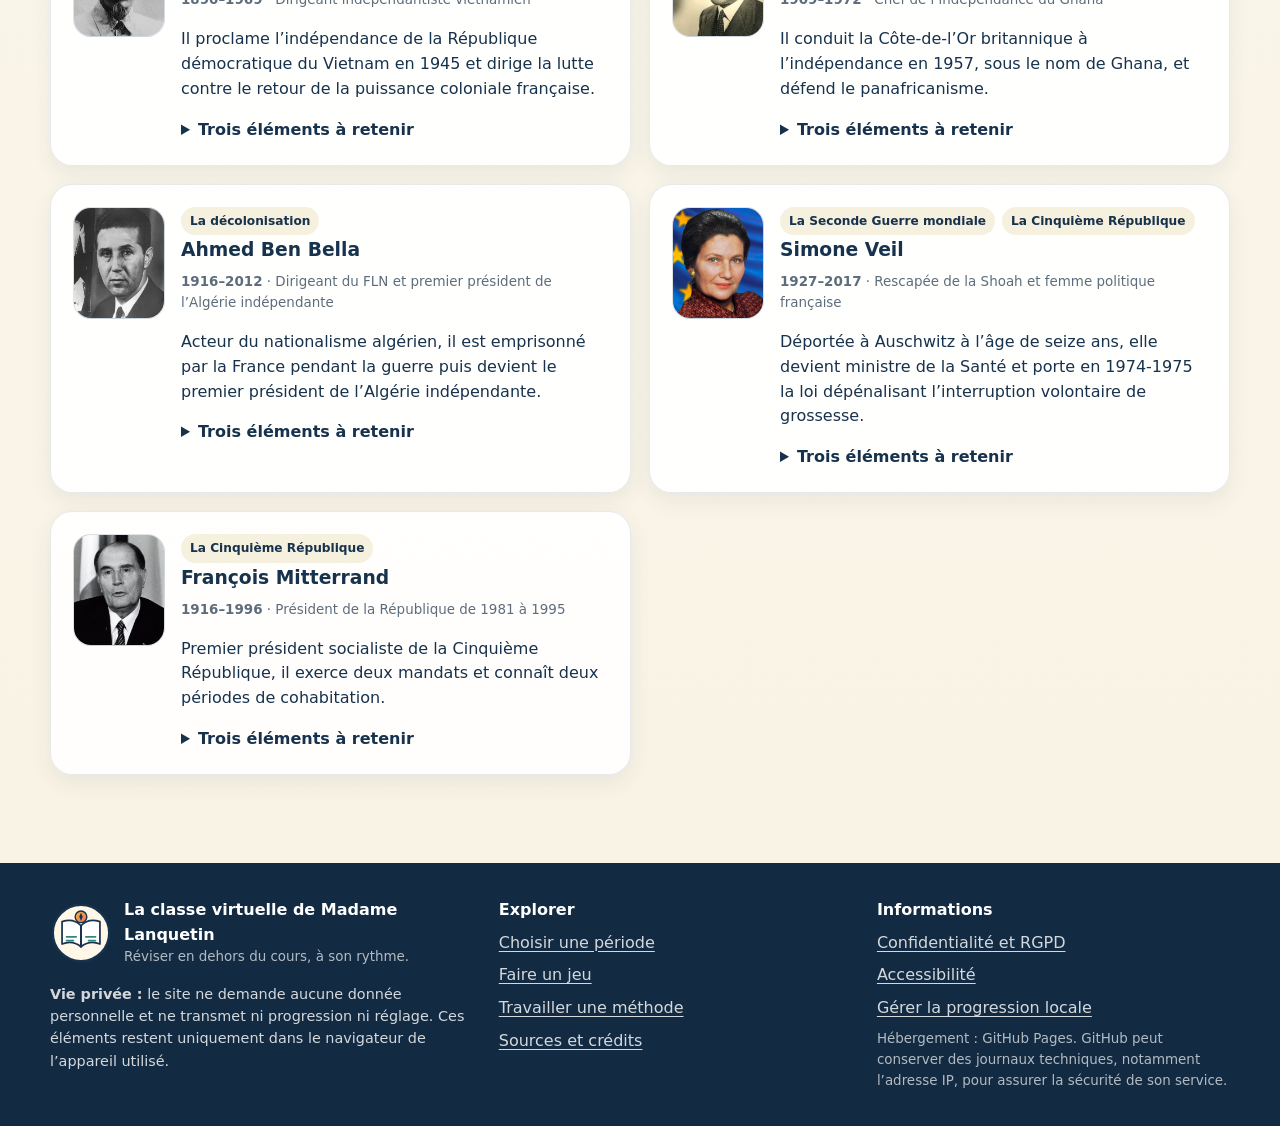
<file: personnages.html>
<!DOCTYPE html>

<html lang="fr"><head><meta charset="utf-8"/><meta content="no-referrer" name="referrer"/><meta content="default-src 'self'; img-src 'self' data:; style-src 'self' 'unsafe-inline'; script-src 'self'; connect-src 'self'; media-src 'self'; font-src 'self'; worker-src 'self'; object-src 'none'; base-uri 'self'; frame-src 'none'; form-action 'self'" http-equiv="Content-Security-Policy"/><meta content="width=device-width,initial-scale=1" name="viewport"/><meta content="#17324d" name="theme-color"/><meta content="La classe virtuelle de Madame Lanquetin : réviser l’histoire-géographie avec des personnages, frises, cartes, documents et jeux." name="description"/><title>Personnages — Madame Lanquetin</title><link href="assets/logo.svg" rel="icon"/><link href="manifest.webmanifest" rel="manifest"/><link href="assets/style.css" rel="stylesheet"/></head><body data-page="people">
<a class="skip-link" href="#main">Aller au contenu</a>
<header class="site-header"><div class="header-inner">
<a class="brand" href="index.html"><img alt="" src="assets/logo.svg"/><span><strong>La classe virtuelle</strong><small>de Madame Lanquetin · Histoire-géographie</small></span></a>
<button aria-controls="main-nav" aria-expanded="false" aria-label="Ouvrir le menu" class="utility-btn menu-btn" type="button">☰</button>
<nav aria-label="Navigation principale" class="main-nav" id="main-nav">
<a data-page="home" href="index.html">Accueil</a><a data-page="periods" href="periodes.html">Périodes</a><a data-page="people" href="personnages.html">Personnages</a><a data-page="timeline" href="frises-cartes.html">Frises &amp; cartes</a><a data-page="games" href="jeux.html">S’entraîner</a><a data-page="method" href="methodologie.html">Méthodologie</a><a data-page="media" href="mediatheque.html">Médiathèque</a>
</nav>
<div class="header-actions"><button aria-label="Rechercher dans le site" class="utility-btn" id="open-search" title="Rechercher" type="button">⌕ <span>Rechercher</span></button><button aria-label="Ouvrir les réglages d’accessibilité" class="utility-btn" id="open-access" title="Accessibilité" type="button">Aa <span>Accessibilité</span></button><a aria-label="Ouvrir ma progression locale" class="utility-btn" href="progression.html" title="Ma progression">◎ <span>Progression</span></a></div>
</div></header><main id="main"><section class="page-hero"><div class="container"><div class="hero-panel"><div class="eyebrow" style="color:#17324d">Galerie</div><h1>Les grands personnages</h1><p>Filtre par période ou cherche un nom. Les portraits manquants sont remplacés par des initiales afin de ne pas utiliser d’image sans droits clairement identifiés.</p></div></div></section><section class="section"><div class="container"><input class="search-field" id="people-search" placeholder="Rechercher un personnage ou une fonction…" type="search"/><div class="filters" id="people-filters" style="margin-top:15px"></div><div class="grid grid-2" id="people-grid"></div></div></section></main><footer class="site-footer">
<div class="container footer-grid">
<div>
<div class="footer-brand"><img alt="" src="assets/logo.svg" width="62"/><div><strong>La classe virtuelle de Madame Lanquetin</strong><div class="mini">Réviser en dehors du cours, à son rythme.</div></div></div>
<p class="footer-privacy"><strong>Vie privée :</strong> le site ne demande aucune donnée personnelle et ne transmet ni progression ni réglage. Ces éléments restent uniquement dans le navigateur de l’appareil utilisé.</p>
</div>
<div class="footer-links"><strong>Explorer</strong><a href="periodes.html">Choisir une période</a><a href="jeux.html">Faire un jeu</a><a href="methodologie.html">Travailler une méthode</a><a href="sources.html">Sources et crédits</a></div>
<div class="footer-links"><strong>Informations</strong><a href="confidentialite.html">Confidentialité et RGPD</a><a href="accessibilite.html">Accessibilité</a><a href="progression.html">Gérer la progression locale</a><span class="mini">Hébergement : GitHub Pages. GitHub peut conserver des journaux techniques, notamment l’adresse IP, pour assurer la sécurité de son service.</span></div>
</div>
</footer>
<div aria-hidden="true" aria-labelledby="search-title" aria-modal="true" class="search-overlay" id="search-overlay" role="dialog">
<div class="search-panel">
<h2 class="sr-only" id="search-title">Rechercher dans le site</h2>
<div class="search-top"><label class="sr-only" for="global-search">Personnage, date, événement ou mot</label><input autocomplete="off" id="global-search" placeholder="Personnage, date, événement, mot…" type="search"/><button aria-label="Fermer la recherche" class="close-btn" id="close-search" type="button">×</button></div>
<div aria-live="polite" class="search-results" id="search-results"></div>
</div>
</div>
<div aria-hidden="true" aria-labelledby="access-title" aria-modal="true" class="access-overlay" id="access-overlay" role="dialog">
<div class="access-panel">
<div class="section-head"><div><h2 id="access-title" tabindex="-1">Réglages d’accessibilité</h2><p>Les réglages sont conservés uniquement dans ce navigateur.</p><p class="notice hidden" id="access-storage-note">Le stockage local est bloqué : les réglages fonctionneront pendant cette visite, sans être mémorisés.</p></div><button aria-label="Fermer les réglages d’accessibilité" class="close-btn" id="close-access" type="button">×</button></div>
<div class="setting-row"><div><strong>Taille du texte</strong></div><div aria-label="Choisir la taille du texte" class="setting-buttons" role="group"><button aria-pressed="false" data-size="0.9" type="button">A−</button><button aria-pressed="false" data-size="1" type="button">A</button><button aria-pressed="false" data-size="1.15" type="button">A+</button><button aria-pressed="false" data-size="1.3" type="button">A++</button></div></div>
<div class="setting-row"><div><strong>Contraste renforcé</strong></div><button aria-pressed="false" class="btn btn-secondary btn-small" data-setting="contrast" type="button">Activer / désactiver</button></div>
<div class="setting-row"><div><strong>Police de lecture simple</strong></div><button aria-pressed="false" class="btn btn-secondary btn-small" data-setting="dyslexic" type="button">Activer / désactiver</button></div>
<div class="setting-row"><div><strong>Espacement du texte</strong></div><button aria-pressed="false" class="btn btn-secondary btn-small" data-setting="spacing" type="button">Activer / désactiver</button></div>
<div class="setting-row"><div><strong>Souligner les liens</strong></div><button aria-pressed="false" class="btn btn-secondary btn-small" data-setting="links" type="button">Activer / désactiver</button></div>
<div class="setting-row"><div><strong>Réduire les animations</strong></div><button aria-pressed="false" class="btn btn-secondary btn-small" data-setting="motion" type="button">Activer / désactiver</button></div>
<div class="setting-row"><div><strong>Mode concentration</strong><div class="mini">Masque certains éléments secondaires.</div></div><button aria-pressed="false" class="btn btn-secondary btn-small" data-setting="focus" type="button">Activer / désactiver</button></div>
<div class="button-row"><button class="btn btn-secondary btn-small" id="reset-access" type="button">Réinitialiser les réglages</button><a class="btn btn-primary btn-small" href="accessibilite.html">Lire la déclaration d’accessibilité</a></div>
</div>
</div><script src="assets/data.js"></script><script src="assets/app.js"></script></body></html>
</file>
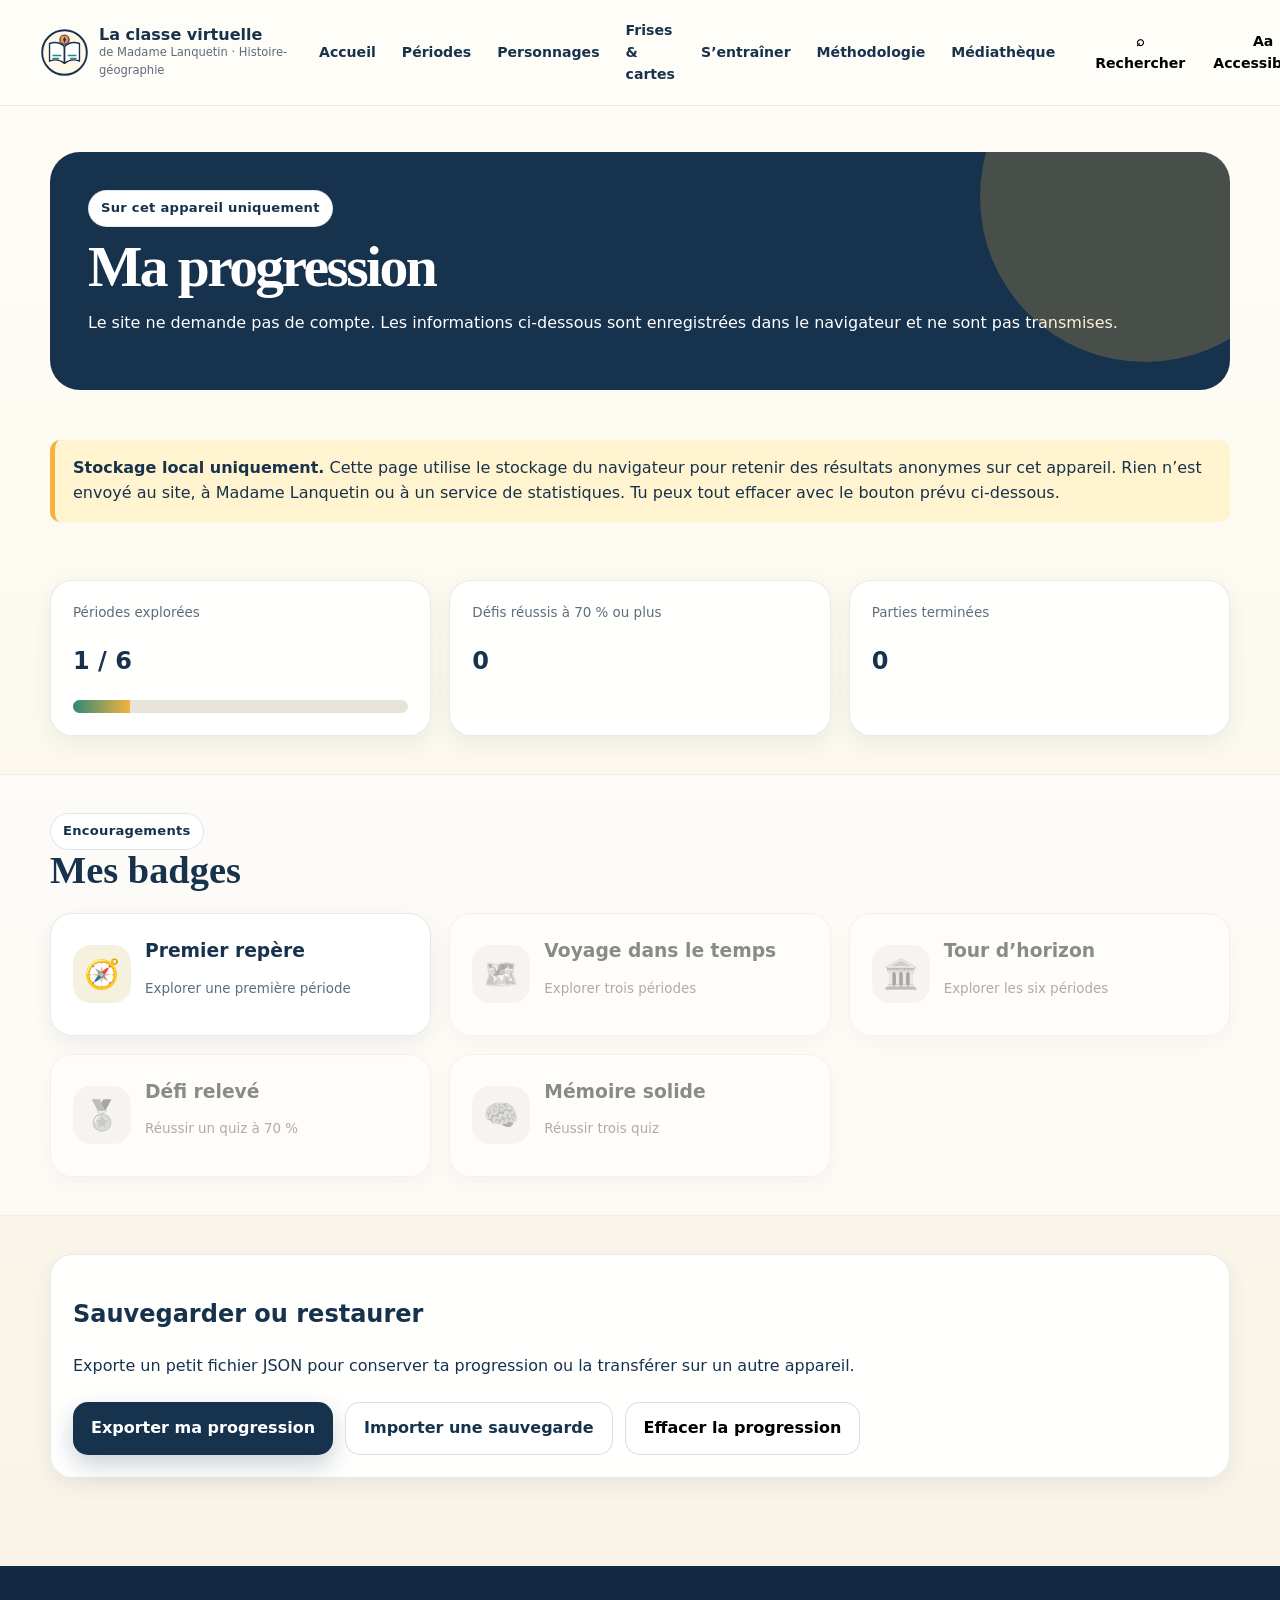
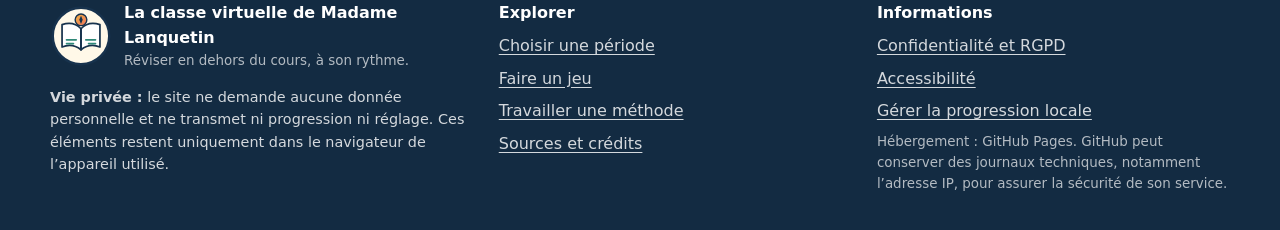
<file: progression.html>
<!DOCTYPE html>

<html lang="fr"><head><meta charset="utf-8"/><meta content="no-referrer" name="referrer"/><meta content="default-src 'self'; img-src 'self' data:; style-src 'self' 'unsafe-inline'; script-src 'self'; connect-src 'self'; media-src 'self'; font-src 'self'; worker-src 'self'; object-src 'none'; base-uri 'self'; frame-src 'none'; form-action 'self'" http-equiv="Content-Security-Policy"/><meta content="width=device-width,initial-scale=1" name="viewport"/><meta content="#17324d" name="theme-color"/><meta content="La classe virtuelle de Madame Lanquetin : réviser l’histoire-géographie avec des personnages, frises, cartes, documents et jeux." name="description"/><title>Progression — Madame Lanquetin</title><link href="assets/logo.svg" rel="icon"/><link href="manifest.webmanifest" rel="manifest"/><link href="assets/style.css" rel="stylesheet"/></head><body data-page="progress">
<a class="skip-link" href="#main">Aller au contenu</a>
<header class="site-header"><div class="header-inner">
<a class="brand" href="index.html"><img alt="" src="assets/logo.svg"/><span><strong>La classe virtuelle</strong><small>de Madame Lanquetin · Histoire-géographie</small></span></a>
<button aria-controls="main-nav" aria-expanded="false" aria-label="Ouvrir le menu" class="utility-btn menu-btn" type="button">☰</button>
<nav aria-label="Navigation principale" class="main-nav" id="main-nav">
<a data-page="home" href="index.html">Accueil</a><a data-page="periods" href="periodes.html">Périodes</a><a data-page="people" href="personnages.html">Personnages</a><a data-page="timeline" href="frises-cartes.html">Frises &amp; cartes</a><a data-page="games" href="jeux.html">S’entraîner</a><a data-page="method" href="methodologie.html">Méthodologie</a><a data-page="media" href="mediatheque.html">Médiathèque</a>
</nav>
<div class="header-actions"><button aria-label="Rechercher dans le site" class="utility-btn" id="open-search" title="Rechercher" type="button">⌕ <span>Rechercher</span></button><button aria-label="Ouvrir les réglages d’accessibilité" class="utility-btn" id="open-access" title="Accessibilité" type="button">Aa <span>Accessibilité</span></button><a aria-label="Ouvrir ma progression locale" class="utility-btn" href="progression.html" title="Ma progression">◎ <span>Progression</span></a></div>
</div></header><main id="main"><section class="page-hero"><div class="container"><div class="hero-panel"><div class="eyebrow" style="color:#17324d">Sur cet appareil uniquement</div><h1>Ma progression</h1><p>Le site ne demande pas de compte. Les informations ci-dessous sont enregistrées dans le navigateur et ne sont pas transmises.</p></div></div></section><div class="container"><div class="notice privacy-notice"><strong>Stockage local uniquement.</strong> Cette page utilise le stockage du navigateur pour retenir des résultats anonymes sur cet appareil. Rien n’est envoyé au site, à Madame Lanquetin ou à un service de statistiques. Tu peux tout effacer avec le bouton prévu ci-dessous.</div><div class="notice hidden" id="progress-storage-warning">Le navigateur bloque le stockage local : la progression ne sera pas mémorisée après cette visite.</div></div><section class="section"><div class="container"><div class="grid grid-3" id="progress-summary"></div></div></section><section class="section alt"><div class="container"><div class="section-head"><div><div class="eyebrow">Encouragements</div><h2>Mes badges</h2></div></div><div class="grid grid-3" id="badge-grid"></div></div></section><section class="section"><div class="container"><div class="card"><h2>Sauvegarder ou restaurer</h2><p>Exporte un petit fichier JSON pour conserver ta progression ou la transférer sur un autre appareil.</p><div class="button-row"><button class="btn btn-primary" id="export-progress">Exporter ma progression</button><label class="btn btn-secondary" for="import-progress">Importer une sauvegarde<input accept="application/json" class="hidden" id="import-progress" type="file"/></label><button class="btn btn-secondary" id="reset-progress">Effacer la progression</button></div></div></div></section></main><footer class="site-footer">
<div class="container footer-grid">
<div>
<div class="footer-brand"><img alt="" src="assets/logo.svg" width="62"/><div><strong>La classe virtuelle de Madame Lanquetin</strong><div class="mini">Réviser en dehors du cours, à son rythme.</div></div></div>
<p class="footer-privacy"><strong>Vie privée :</strong> le site ne demande aucune donnée personnelle et ne transmet ni progression ni réglage. Ces éléments restent uniquement dans le navigateur de l’appareil utilisé.</p>
</div>
<div class="footer-links"><strong>Explorer</strong><a href="periodes.html">Choisir une période</a><a href="jeux.html">Faire un jeu</a><a href="methodologie.html">Travailler une méthode</a><a href="sources.html">Sources et crédits</a></div>
<div class="footer-links"><strong>Informations</strong><a href="confidentialite.html">Confidentialité et RGPD</a><a href="accessibilite.html">Accessibilité</a><a href="progression.html">Gérer la progression locale</a><span class="mini">Hébergement : GitHub Pages. GitHub peut conserver des journaux techniques, notamment l’adresse IP, pour assurer la sécurité de son service.</span></div>
</div>
</footer>
<div aria-hidden="true" aria-labelledby="search-title" aria-modal="true" class="search-overlay" id="search-overlay" role="dialog">
<div class="search-panel">
<h2 class="sr-only" id="search-title">Rechercher dans le site</h2>
<div class="search-top"><label class="sr-only" for="global-search">Personnage, date, événement ou mot</label><input autocomplete="off" id="global-search" placeholder="Personnage, date, événement, mot…" type="search"/><button aria-label="Fermer la recherche" class="close-btn" id="close-search" type="button">×</button></div>
<div aria-live="polite" class="search-results" id="search-results"></div>
</div>
</div>
<div aria-hidden="true" aria-labelledby="access-title" aria-modal="true" class="access-overlay" id="access-overlay" role="dialog">
<div class="access-panel">
<div class="section-head"><div><h2 id="access-title" tabindex="-1">Réglages d’accessibilité</h2><p>Les réglages sont conservés uniquement dans ce navigateur.</p><p class="notice hidden" id="access-storage-note">Le stockage local est bloqué : les réglages fonctionneront pendant cette visite, sans être mémorisés.</p></div><button aria-label="Fermer les réglages d’accessibilité" class="close-btn" id="close-access" type="button">×</button></div>
<div class="setting-row"><div><strong>Taille du texte</strong></div><div aria-label="Choisir la taille du texte" class="setting-buttons" role="group"><button aria-pressed="false" data-size="0.9" type="button">A−</button><button aria-pressed="false" data-size="1" type="button">A</button><button aria-pressed="false" data-size="1.15" type="button">A+</button><button aria-pressed="false" data-size="1.3" type="button">A++</button></div></div>
<div class="setting-row"><div><strong>Contraste renforcé</strong></div><button aria-pressed="false" class="btn btn-secondary btn-small" data-setting="contrast" type="button">Activer / désactiver</button></div>
<div class="setting-row"><div><strong>Police de lecture simple</strong></div><button aria-pressed="false" class="btn btn-secondary btn-small" data-setting="dyslexic" type="button">Activer / désactiver</button></div>
<div class="setting-row"><div><strong>Espacement du texte</strong></div><button aria-pressed="false" class="btn btn-secondary btn-small" data-setting="spacing" type="button">Activer / désactiver</button></div>
<div class="setting-row"><div><strong>Souligner les liens</strong></div><button aria-pressed="false" class="btn btn-secondary btn-small" data-setting="links" type="button">Activer / désactiver</button></div>
<div class="setting-row"><div><strong>Réduire les animations</strong></div><button aria-pressed="false" class="btn btn-secondary btn-small" data-setting="motion" type="button">Activer / désactiver</button></div>
<div class="setting-row"><div><strong>Mode concentration</strong><div class="mini">Masque certains éléments secondaires.</div></div><button aria-pressed="false" class="btn btn-secondary btn-small" data-setting="focus" type="button">Activer / désactiver</button></div>
<div class="button-row"><button class="btn btn-secondary btn-small" id="reset-access" type="button">Réinitialiser les réglages</button><a class="btn btn-primary btn-small" href="accessibilite.html">Lire la déclaration d’accessibilité</a></div>
</div>
</div><script src="assets/data.js"></script><script src="assets/app.js"></script></body></html>
</file>
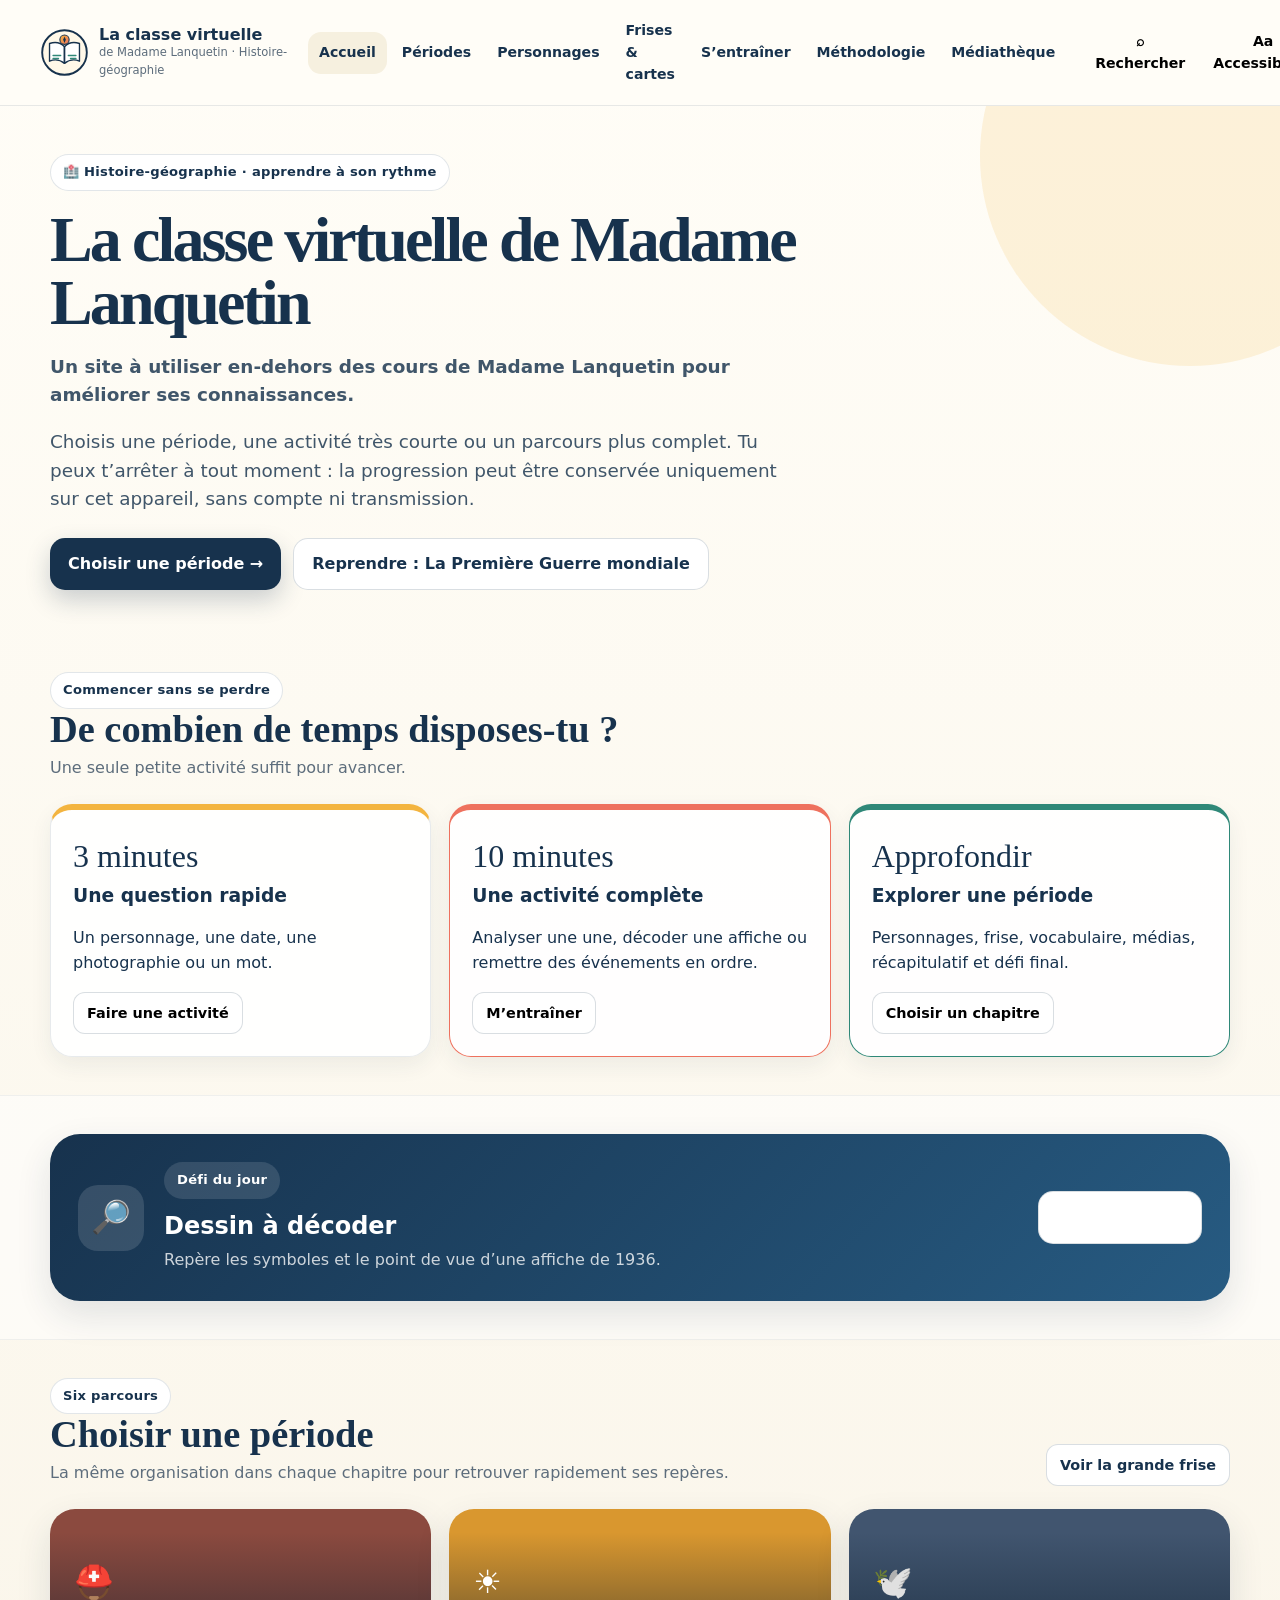
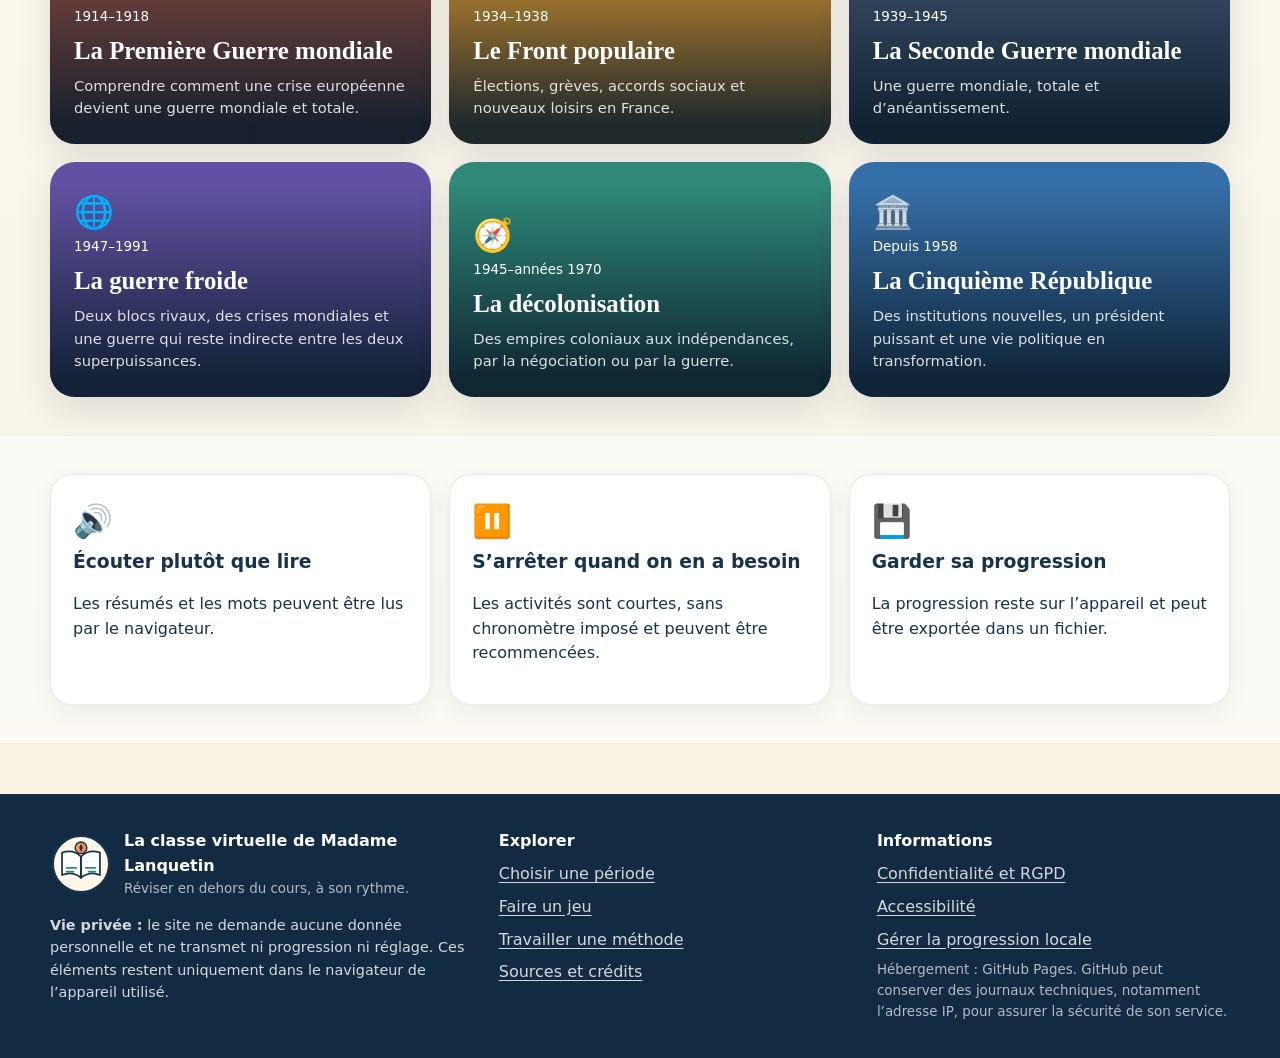
<file: reset-cache.html>
<!doctype html>
<html lang="fr">
<head>
  <meta charset="utf-8">
  <meta name="viewport" content="width=device-width,initial-scale=1">
  <title>Mise à jour du site</title>
  <style>
    body{font-family:system-ui,sans-serif;max-width:720px;margin:10vh auto;padding:24px;line-height:1.6;color:#17324d;background:#fffdf7}
    .box{background:white;border:1px solid #d8dfe5;border-radius:18px;padding:24px;box-shadow:0 12px 30px rgba(23,50,77,.12)}
  </style>
</head>
<body>
  <div class="box">
    <h1>Mise à jour en cours…</h1>
    <p>Suppression de l’ancienne version enregistrée dans ce navigateur.</p>
    <p id="status" role="status" aria-live="polite">Patiente quelques secondes.</p>
  </div>
  <script>
    (async()=>{
      try{
        if('serviceWorker' in navigator){
          const regs=await navigator.serviceWorker.getRegistrations();
          await Promise.all(regs.map(r=>r.unregister()));
        }
        if('caches' in window){
          const keys=await caches.keys();
          await Promise.all(keys.map(k=>caches.delete(k)));
        }
        document.getElementById('status').textContent='Ancienne version supprimée. Ouverture de la nouvelle page…';
      }catch(e){
        document.getElementById('status').textContent='Ouverture de la nouvelle page…';
      }
      setTimeout(()=>location.replace('index.html?mise-a-jour=20260723c'),800);
    })();
  </script>
</body>
</html>
</file>
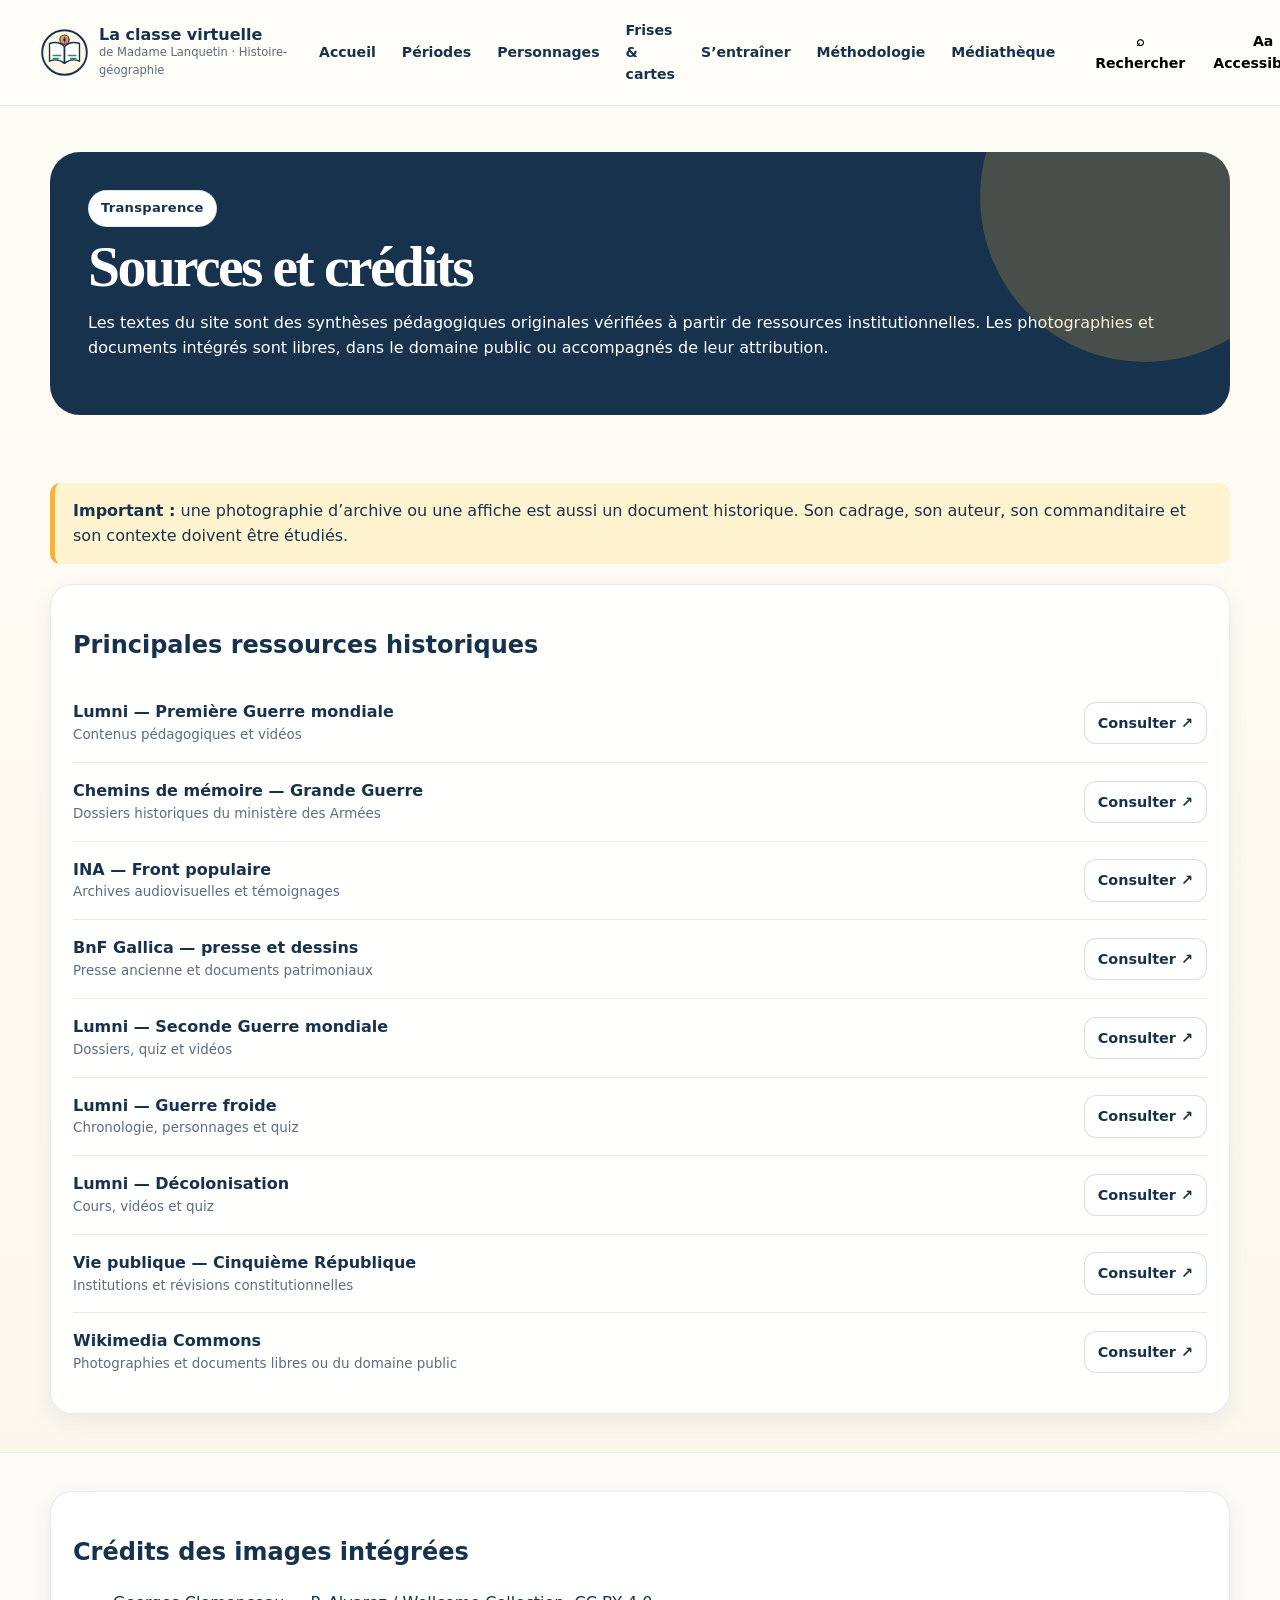
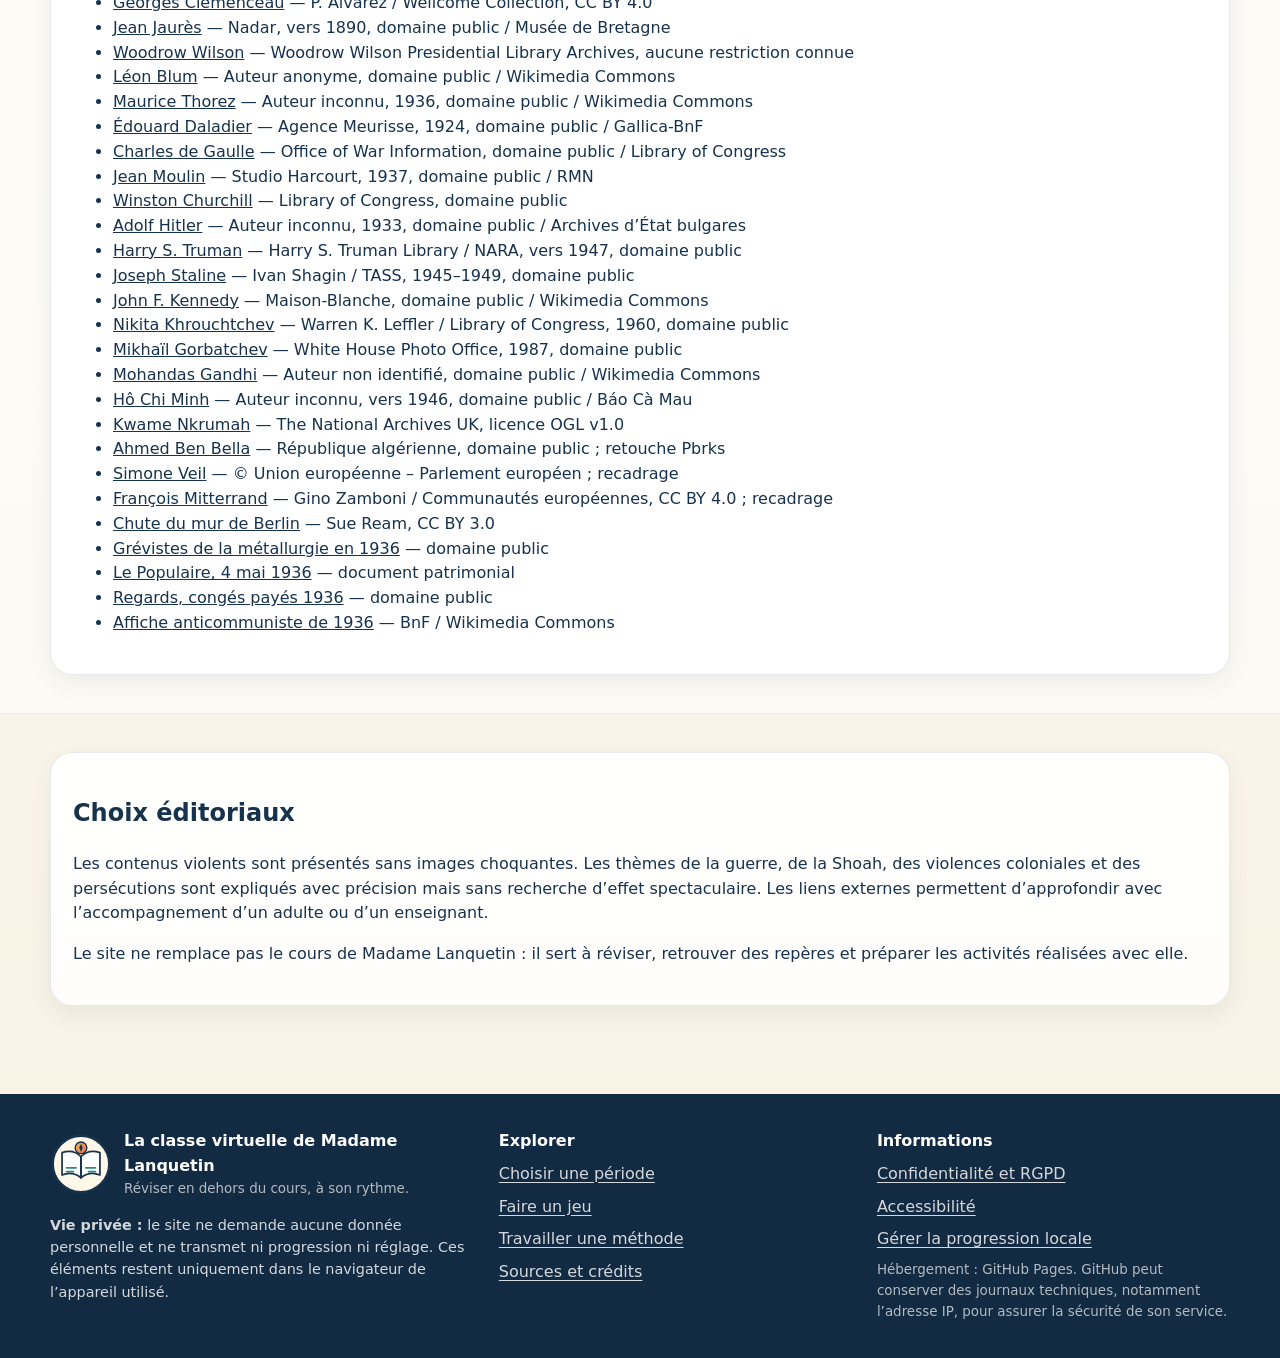
<file: sources.html>
<!DOCTYPE html>

<html lang="fr"><head><meta charset="utf-8"/><meta content="no-referrer" name="referrer"/><meta content="default-src 'self'; img-src 'self' data:; style-src 'self' 'unsafe-inline'; script-src 'self'; connect-src 'self'; media-src 'self'; font-src 'self'; worker-src 'self'; object-src 'none'; base-uri 'self'; frame-src 'none'; form-action 'self'" http-equiv="Content-Security-Policy"/><meta content="width=device-width,initial-scale=1" name="viewport"/><meta content="#17324d" name="theme-color"/><meta content="La classe virtuelle de Madame Lanquetin : réviser l’histoire-géographie avec des personnages, frises, cartes, documents et jeux." name="description"/><title>Sources et crédits — Madame Lanquetin</title><link href="assets/logo.svg" rel="icon"/><link href="manifest.webmanifest" rel="manifest"/><link href="assets/style.css" rel="stylesheet"/></head><body data-page="sources">
<a class="skip-link" href="#main">Aller au contenu</a>
<header class="site-header"><div class="header-inner">
<a class="brand" href="index.html"><img alt="" src="assets/logo.svg"/><span><strong>La classe virtuelle</strong><small>de Madame Lanquetin · Histoire-géographie</small></span></a>
<button aria-controls="main-nav" aria-expanded="false" aria-label="Ouvrir le menu" class="utility-btn menu-btn" type="button">☰</button>
<nav aria-label="Navigation principale" class="main-nav" id="main-nav">
<a data-page="home" href="index.html">Accueil</a><a data-page="periods" href="periodes.html">Périodes</a><a data-page="people" href="personnages.html">Personnages</a><a data-page="timeline" href="frises-cartes.html">Frises &amp; cartes</a><a data-page="games" href="jeux.html">S’entraîner</a><a data-page="method" href="methodologie.html">Méthodologie</a><a data-page="media" href="mediatheque.html">Médiathèque</a>
</nav>
<div class="header-actions"><button aria-label="Rechercher dans le site" class="utility-btn" id="open-search" title="Rechercher" type="button">⌕ <span>Rechercher</span></button><button aria-label="Ouvrir les réglages d’accessibilité" class="utility-btn" id="open-access" title="Accessibilité" type="button">Aa <span>Accessibilité</span></button><a aria-label="Ouvrir ma progression locale" class="utility-btn" href="progression.html" title="Ma progression">◎ <span>Progression</span></a></div>
</div></header><main id="main"><section class="page-hero"><div class="container"><div class="hero-panel"><div class="eyebrow" style="color:#17324d">Transparence</div><h1>Sources et crédits</h1><p>Les textes du site sont des synthèses pédagogiques originales vérifiées à partir de ressources institutionnelles. Les photographies et documents intégrés sont libres, dans le domaine public ou accompagnés de leur attribution.</p></div></div></section><section class="section"><div class="container"><div class="notice"><strong>Important :</strong> une photographie d’archive ou une affiche est aussi un document historique. Son cadrage, son auteur, son commanditaire et son contexte doivent être étudiés.</div><article class="card" style="margin-top:20px"><h2>Principales ressources historiques</h2><div id="source-list"></div></article></div></section><section class="section alt"><div class="container"><article class="card"><h2>Crédits des images intégrées</h2><div id="image-credits"></div></article></div></section><section class="section"><div class="container"><article class="card"><h2>Choix éditoriaux</h2><p>Les contenus violents sont présentés sans images choquantes. Les thèmes de la guerre, de la Shoah, des violences coloniales et des persécutions sont expliqués avec précision mais sans recherche d’effet spectaculaire. Les liens externes permettent d’approfondir avec l’accompagnement d’un adulte ou d’un enseignant.</p><p>Le site ne remplace pas le cours de Madame Lanquetin : il sert à réviser, retrouver des repères et préparer les activités réalisées avec elle.</p></article></div></section></main><footer class="site-footer">
<div class="container footer-grid">
<div>
<div class="footer-brand"><img alt="" src="assets/logo.svg" width="62"/><div><strong>La classe virtuelle de Madame Lanquetin</strong><div class="mini">Réviser en dehors du cours, à son rythme.</div></div></div>
<p class="footer-privacy"><strong>Vie privée :</strong> le site ne demande aucune donnée personnelle et ne transmet ni progression ni réglage. Ces éléments restent uniquement dans le navigateur de l’appareil utilisé.</p>
</div>
<div class="footer-links"><strong>Explorer</strong><a href="periodes.html">Choisir une période</a><a href="jeux.html">Faire un jeu</a><a href="methodologie.html">Travailler une méthode</a><a href="sources.html">Sources et crédits</a></div>
<div class="footer-links"><strong>Informations</strong><a href="confidentialite.html">Confidentialité et RGPD</a><a href="accessibilite.html">Accessibilité</a><a href="progression.html">Gérer la progression locale</a><span class="mini">Hébergement : GitHub Pages. GitHub peut conserver des journaux techniques, notamment l’adresse IP, pour assurer la sécurité de son service.</span></div>
</div>
</footer>
<div aria-hidden="true" aria-labelledby="search-title" aria-modal="true" class="search-overlay" id="search-overlay" role="dialog">
<div class="search-panel">
<h2 class="sr-only" id="search-title">Rechercher dans le site</h2>
<div class="search-top"><label class="sr-only" for="global-search">Personnage, date, événement ou mot</label><input autocomplete="off" id="global-search" placeholder="Personnage, date, événement, mot…" type="search"/><button aria-label="Fermer la recherche" class="close-btn" id="close-search" type="button">×</button></div>
<div aria-live="polite" class="search-results" id="search-results"></div>
</div>
</div>
<div aria-hidden="true" aria-labelledby="access-title" aria-modal="true" class="access-overlay" id="access-overlay" role="dialog">
<div class="access-panel">
<div class="section-head"><div><h2 id="access-title" tabindex="-1">Réglages d’accessibilité</h2><p>Les réglages sont conservés uniquement dans ce navigateur.</p><p class="notice hidden" id="access-storage-note">Le stockage local est bloqué : les réglages fonctionneront pendant cette visite, sans être mémorisés.</p></div><button aria-label="Fermer les réglages d’accessibilité" class="close-btn" id="close-access" type="button">×</button></div>
<div class="setting-row"><div><strong>Taille du texte</strong></div><div aria-label="Choisir la taille du texte" class="setting-buttons" role="group"><button aria-pressed="false" data-size="0.9" type="button">A−</button><button aria-pressed="false" data-size="1" type="button">A</button><button aria-pressed="false" data-size="1.15" type="button">A+</button><button aria-pressed="false" data-size="1.3" type="button">A++</button></div></div>
<div class="setting-row"><div><strong>Contraste renforcé</strong></div><button aria-pressed="false" class="btn btn-secondary btn-small" data-setting="contrast" type="button">Activer / désactiver</button></div>
<div class="setting-row"><div><strong>Police de lecture simple</strong></div><button aria-pressed="false" class="btn btn-secondary btn-small" data-setting="dyslexic" type="button">Activer / désactiver</button></div>
<div class="setting-row"><div><strong>Espacement du texte</strong></div><button aria-pressed="false" class="btn btn-secondary btn-small" data-setting="spacing" type="button">Activer / désactiver</button></div>
<div class="setting-row"><div><strong>Souligner les liens</strong></div><button aria-pressed="false" class="btn btn-secondary btn-small" data-setting="links" type="button">Activer / désactiver</button></div>
<div class="setting-row"><div><strong>Réduire les animations</strong></div><button aria-pressed="false" class="btn btn-secondary btn-small" data-setting="motion" type="button">Activer / désactiver</button></div>
<div class="setting-row"><div><strong>Mode concentration</strong><div class="mini">Masque certains éléments secondaires.</div></div><button aria-pressed="false" class="btn btn-secondary btn-small" data-setting="focus" type="button">Activer / désactiver</button></div>
<div class="button-row"><button class="btn btn-secondary btn-small" id="reset-access" type="button">Réinitialiser les réglages</button><a class="btn btn-primary btn-small" href="accessibilite.html">Lire la déclaration d’accessibilité</a></div>
</div>
</div><script src="assets/data.js"></script><script src="assets/app.js"></script></body></html>
</file>
<file: assets/style.css>
:root{
  --ink:#17324d;--muted:#5d6d7c;--paper:#fffdf7;--cream:#f6f0df;--white:#fff;
  --coral:#ee715e;--gold:#f3b43f;--teal:#2f8878;--blue:#356fa8;--purple:#6251a2;
  --shadow:0 14px 35px rgba(23,50,77,.12);--radius:22px;--text-size:1;
}
*{box-sizing:border-box}html{scroll-behavior:smooth}body{margin:0;font-family:Inter,ui-sans-serif,system-ui,-apple-system,"Segoe UI",sans-serif;color:var(--ink);background:linear-gradient(180deg,#fffdf7 0,#f8f2e4 100%);font-size:calc(16px * var(--text-size));line-height:1.55}body.reduce-motion *,body.reduce-motion *::before,body.reduce-motion *::after{animation:none!important;transition:none!important;scroll-behavior:auto!important}body.focus-mode .optional{display:none!important}a{color:inherit}button,input,select{font:inherit}.skip-link{position:absolute;left:-999px;top:8px;background:#000;color:#fff;padding:10px 16px;z-index:100}.skip-link:focus{left:8px}.site-header{position:sticky;top:0;z-index:30;background:rgba(255,253,247,.96);backdrop-filter:blur(14px);border-bottom:1px solid rgba(23,50,77,.1)}.header-inner{max-width:1240px;margin:auto;padding:10px 20px;display:flex;align-items:center;gap:18px}.brand{display:flex;align-items:center;gap:10px;text-decoration:none;min-width:250px}.brand img{width:49px;height:49px}.brand strong{display:block;line-height:1.12}.brand small{display:block;color:var(--muted);font-size:.72rem}.main-nav{display:flex;align-items:center;gap:4px;flex:1;justify-content:center}.main-nav a,.utility-btn{border:0;background:transparent;text-decoration:none;padding:10px 11px;border-radius:13px;font-weight:700;font-size:.88rem;cursor:pointer}.main-nav a:hover,.main-nav a.active,.utility-btn:hover{background:var(--cream)}.header-actions{display:flex;gap:6px}.menu-btn{display:none}.container{width:min(1180px,calc(100% - 34px));margin:auto}.hero{padding:58px 0 32px;position:relative;overflow:hidden}.hero::before{content:"";position:absolute;width:420px;height:420px;border-radius:50%;background:rgba(243,180,63,.16);right:-120px;top:-160px}.hero-grid{display:grid;grid-template-columns:1.2fr .8fr;gap:45px;align-items:center}.eyebrow{display:inline-flex;align-items:center;gap:8px;padding:7px 12px;background:#fff;border:1px solid rgba(23,50,77,.12);border-radius:999px;font-weight:800;font-size:.82rem;letter-spacing:.02em}.hero h1,.page-hero h1{font-family:Georgia,serif;font-size:clamp(2.4rem,5vw,5.2rem);line-height:.98;margin:18px 0 18px;letter-spacing:-.045em}.hero p{font-size:1.15rem;max-width:740px;color:#40566a}.hero-art{min-height:380px;position:relative}.history-orbit{position:absolute;inset:0;border-radius:44% 56% 58% 42%/43% 40% 60% 57%;background:linear-gradient(145deg,#17324d,#356fa8);box-shadow:var(--shadow);overflow:hidden}.history-orbit::after{content:"";position:absolute;inset:20px;border:1px dashed rgba(255,255,255,.55);border-radius:50%}.orbit-card{position:absolute;background:#fff;border-radius:18px;padding:15px;box-shadow:0 12px 30px rgba(0,0,0,.2);font-size:2rem;z-index:2}.orbit-card:nth-child(1){left:8%;top:12%;transform:rotate(-8deg)}.orbit-card:nth-child(2){right:8%;top:19%;transform:rotate(8deg)}.orbit-card:nth-child(3){left:16%;bottom:12%;transform:rotate(5deg)}.orbit-card:nth-child(4){right:13%;bottom:10%;transform:rotate(-5deg)}.orbit-line{position:absolute;left:18%;right:18%;top:50%;height:8px;background:var(--gold);border-radius:999px;z-index:1}.orbit-line span{position:absolute;width:18px;height:18px;border:4px solid #fff;background:var(--coral);border-radius:50%;top:-5px}.orbit-line span:nth-child(1){left:0}.orbit-line span:nth-child(2){left:32%}.orbit-line span:nth-child(3){left:65%}.orbit-line span:nth-child(4){right:0}.button-row{display:flex;flex-wrap:wrap;gap:12px;margin-top:24px}.btn{display:inline-flex;align-items:center;justify-content:center;gap:8px;border:0;border-radius:15px;padding:13px 18px;font-weight:850;text-decoration:none;cursor:pointer;transition:.2s transform,.2s box-shadow}.btn:hover{transform:translateY(-2px)}.btn-primary{background:var(--ink);color:#fff;box-shadow:0 10px 25px rgba(23,50,77,.22)}.btn-secondary{background:#fff;border:1px solid rgba(23,50,77,.16)}.btn-coral{background:var(--coral);color:#fff}.btn-small{padding:9px 13px;border-radius:12px;font-size:.9rem}.section{padding:38px 0}.section.alt{background:rgba(255,255,255,.55);border-top:1px solid rgba(23,50,77,.06);border-bottom:1px solid rgba(23,50,77,.06)}.section-head{display:flex;align-items:flex-end;justify-content:space-between;gap:20px;margin-bottom:23px}.section-head h2{font-family:Georgia,serif;font-size:clamp(1.8rem,3vw,2.9rem);line-height:1.05;margin:0}.section-head p{margin:7px 0 0;color:var(--muted)}.grid{display:grid;gap:18px}.grid-2{grid-template-columns:repeat(2,minmax(0,1fr))}.grid-3{grid-template-columns:repeat(3,minmax(0,1fr))}.grid-4{grid-template-columns:repeat(4,minmax(0,1fr))}.card{background:rgba(255,255,255,.92);border:1px solid rgba(23,50,77,.10);border-radius:var(--radius);padding:22px;box-shadow:0 8px 22px rgba(23,50,77,.07)}.card h3{margin:0 0 8px}.period-card{position:relative;overflow:hidden;min-height:235px;display:flex;flex-direction:column;justify-content:flex-end;color:#fff;text-decoration:none;border-radius:25px;box-shadow:var(--shadow);isolation:isolate}.period-card::after{content:"";position:absolute;inset:0;background:linear-gradient(180deg,transparent 10%,rgba(11,28,43,.9) 92%);z-index:-1}.period-card img{position:absolute;inset:0;width:100%;height:100%;object-fit:cover;z-index:-2;filter:saturate(.82)}.period-card .period-content{padding:24px}.period-card .period-icon{font-size:2rem}.period-card h3{font-family:Georgia,serif;font-size:1.55rem;margin:4px 0}.period-card p{margin:0;color:rgba(255,255,255,.85);font-size:.92rem}.period-card:hover{transform:translateY(-4px);transition:.2s}.route-card{border-top:6px solid var(--gold);cursor:pointer}.route-card:nth-child(2){border-color:var(--coral)}.route-card:nth-child(3){border-color:var(--teal)}.route-card .big{font-family:Georgia,serif;font-size:2rem}.quick-challenge{background:linear-gradient(135deg,#17324d,#275b82);color:#fff;border-radius:30px;padding:28px;display:grid;grid-template-columns:auto 1fr auto;gap:20px;align-items:center;box-shadow:var(--shadow)}.challenge-icon{width:66px;height:66px;border-radius:20px;background:rgba(255,255,255,.13);display:grid;place-items:center;font-size:2rem}.page-hero{padding:46px 0 30px}.page-hero .hero-panel{border-radius:30px;padding:38px;background:#17324d;color:#fff;position:relative;overflow:hidden}.page-hero .hero-panel::after{content:"";position:absolute;right:-80px;top:-120px;width:330px;height:330px;border-radius:50%;background:rgba(243,180,63,.22)}.page-hero h1{font-size:clamp(2.3rem,4.5vw,4.5rem);margin:12px 0}.breadcrumbs{font-weight:750;font-size:.88rem;color:rgba(255,255,255,.8)}.period-hero{display:grid;grid-template-columns:1fr 360px;gap:28px;align-items:stretch}.period-hero-image{border-radius:25px;overflow:hidden;min-height:320px;position:relative}.period-hero-image img{width:100%;height:100%;object-fit:cover}.image-credit{position:absolute;bottom:8px;left:8px;right:8px;background:rgba(0,0,0,.68);color:#fff;padding:6px 9px;border-radius:9px;font-size:.7rem}.stats{display:grid;grid-template-columns:repeat(3,1fr);gap:12px;margin-top:23px}.stat{background:rgba(255,255,255,.12);padding:14px;border-radius:16px}.stat strong{display:block;font-size:1.2rem}.timeline{position:relative;padding-left:31px}.timeline::before{content:"";position:absolute;left:9px;top:0;bottom:0;width:4px;background:linear-gradient(var(--gold),var(--coral));border-radius:3px}.timeline-item{position:relative;margin-bottom:18px;background:#fff;border:1px solid rgba(23,50,77,.1);border-radius:18px;padding:17px 19px}.timeline-item::before{content:"";position:absolute;left:-30px;top:22px;width:15px;height:15px;border-radius:50%;background:var(--coral);border:4px solid #fff;box-shadow:0 0 0 2px var(--coral)}.timeline-date{font-weight:900;color:var(--coral)}.person-card{display:grid;grid-template-columns:92px 1fr;gap:16px;align-items:start}.portrait{width:92px;height:112px;border-radius:18px;object-fit:cover;background:linear-gradient(145deg,#dfe7ef,#fff);border:1px solid rgba(23,50,77,.12)}.avatar{width:92px;height:112px;border-radius:18px;display:grid;place-items:center;background:linear-gradient(145deg,var(--ink),var(--blue));color:#fff;font-family:Georgia,serif;font-size:1.8rem;font-weight:800}.tag-row{display:flex;gap:7px;flex-wrap:wrap}.tag{display:inline-flex;padding:5px 9px;border-radius:999px;background:var(--cream);font-size:.76rem;font-weight:800}.flashcard{min-height:185px;perspective:1000px;cursor:pointer}.flashcard-inner{height:100%;min-height:185px;position:relative;transform-style:preserve-3d;transition:transform .45s}.flashcard.flipped .flashcard-inner{transform:rotateY(180deg)}.flash-side{position:absolute;inset:0;backface-visibility:hidden;border-radius:20px;padding:22px;background:#fff;border:1px solid rgba(23,50,77,.12);display:flex;flex-direction:column;justify-content:center}.flash-back{transform:rotateY(180deg);background:var(--ink);color:#fff}.quiz-box{background:#fff;border-radius:24px;padding:24px;border:1px solid rgba(23,50,77,.1);box-shadow:var(--shadow)}.answer-list{display:grid;gap:10px;margin:18px 0}.answer-btn{text-align:left;border:1px solid rgba(23,50,77,.16);background:#fff;padding:13px 15px;border-radius:14px;cursor:pointer;font-weight:700}.answer-btn:hover{background:var(--cream)}.answer-btn.correct{background:#dff5e8;border-color:#4a9c68}.answer-btn.wrong{background:#ffe3df;border-color:#d65c4d}.feedback{border-radius:14px;padding:13px 15px;background:var(--cream);margin-top:12px}.filters{display:flex;flex-wrap:wrap;gap:10px;margin-bottom:22px}.filter-btn{border:1px solid rgba(23,50,77,.15);background:#fff;border-radius:999px;padding:9px 13px;font-weight:800;cursor:pointer}.filter-btn.active{background:var(--ink);color:#fff}.search-field{width:100%;padding:14px 16px;border-radius:15px;border:1px solid rgba(23,50,77,.2);background:#fff}.media-card{display:flex;flex-direction:column}.media-type{font-weight:900;color:var(--teal);font-size:.8rem;text-transform:uppercase;letter-spacing:.06em}.media-card .btn{margin-top:auto}.map-shell{display:grid;grid-template-columns:280px 1fr;gap:18px}.map-controls{background:#fff;padding:20px;border-radius:22px;border:1px solid rgba(23,50,77,.1)}#history-map{height:550px;border-radius:22px;overflow:hidden;border:1px solid rgba(23,50,77,.1);background:#dbe7ee}.map-fallback{height:550px;display:grid;place-items:center;text-align:center;padding:30px}.layer-btn{display:block;width:100%;text-align:left;margin:8px 0;padding:11px 12px;border:1px solid rgba(23,50,77,.14);background:#fff;border-radius:12px;font-weight:800;cursor:pointer}.layer-btn.active{background:var(--teal);color:#fff}.newspaper{background:#f7f2e6;border:1px solid #b7a985;border-radius:8px;padding:15px;font-family:Georgia,serif}.newspaper img{width:100%;max-height:420px;object-fit:contain;background:#e8e1d2}.document-viewer{display:grid;grid-template-columns:minmax(0,1fr) minmax(300px,.8fr);gap:20px}.doc-image{background:#eee7d8;border-radius:18px;padding:12px}.doc-image img{width:100%;max-height:680px;object-fit:contain}.method-step{display:grid;grid-template-columns:58px 1fr;gap:15px}.method-number{width:52px;height:52px;border-radius:17px;background:var(--ink);color:#fff;display:grid;place-items:center;font-weight:900;font-size:1.3rem}.progress-bar{height:13px;border-radius:999px;background:#e7e3d8;overflow:hidden}.progress-fill{height:100%;background:linear-gradient(90deg,var(--teal),var(--gold));width:0}.badge{display:flex;gap:14px;align-items:center}.badge-icon{width:58px;height:58px;border-radius:18px;background:var(--cream);display:grid;place-items:center;font-size:1.8rem}.badge.locked{filter:grayscale(1);opacity:.55}.source-row{display:grid;grid-template-columns:1fr auto;gap:14px;align-items:center;border-bottom:1px solid rgba(23,50,77,.1);padding:16px 0}.source-row:last-child{border-bottom:0}.notice{background:#fff4cf;border-left:5px solid var(--gold);padding:16px 18px;border-radius:10px}.search-overlay,.access-overlay{position:fixed;inset:0;background:rgba(8,20,32,.72);z-index:80;display:none;padding:6vh 20px}.search-overlay.open,.access-overlay.open{display:block}.search-panel,.access-panel{max-width:760px;margin:auto;background:#fff;border-radius:26px;padding:24px;max-height:86vh;overflow:auto}.search-top{display:flex;gap:10px}.search-top input{flex:1;padding:15px;border-radius:14px;border:1px solid rgba(23,50,77,.2)}.search-results{display:grid;gap:9px;margin-top:15px}.search-result{display:block;text-decoration:none;padding:13px;border-radius:14px;background:var(--cream)}.close-btn{border:0;background:var(--cream);width:48px;border-radius:14px;cursor:pointer;font-weight:900}.setting-row{display:flex;justify-content:space-between;align-items:center;gap:18px;padding:15px 0;border-bottom:1px solid rgba(23,50,77,.1)}.setting-buttons{display:flex;gap:6px}.setting-buttons button{border:1px solid rgba(23,50,77,.15);background:#fff;border-radius:10px;padding:8px 10px;cursor:pointer}.site-footer{margin-top:50px;background:#132b42;color:#fff;padding:35px 0}.footer-grid{display:grid;grid-template-columns:1.2fr 1fr 1fr;gap:25px}.footer-links{display:flex;flex-direction:column;gap:8px}.footer-links a{color:rgba(255,255,255,.82)}.mini{font-size:.84rem;color:var(--muted)}.site-footer .mini{color:rgba(255,255,255,.68)}.hidden{display:none!important}.only-print{display:none}
@media(max-width:1000px){.main-nav{display:none;position:absolute;left:15px;right:15px;top:71px;background:#fff;padding:12px;border-radius:18px;box-shadow:var(--shadow);flex-direction:column;align-items:stretch}.main-nav.open{display:flex}.menu-btn{display:block}.header-inner{flex-wrap:wrap}.brand{flex:1}.hero-grid,.period-hero,.document-viewer{grid-template-columns:1fr}.hero-art{min-height:310px}.grid-4{grid-template-columns:repeat(2,1fr)}.map-shell{grid-template-columns:1fr}.map-controls{display:grid;grid-template-columns:repeat(2,1fr);gap:7px}.map-controls h3,.map-controls p,.map-controls .legend-box{grid-column:1/-1}}
@media(max-width:700px){.container{width:min(100% - 22px,1180px)}.header-actions .utility-btn span{display:none}.brand small{display:none}.hero{padding-top:34px}.hero h1{font-size:2.7rem}.hero-art{min-height:270px}.grid-2,.grid-3,.grid-4,.stats,.footer-grid{grid-template-columns:1fr}.quick-challenge{grid-template-columns:1fr;text-align:left}.section{padding:28px 0}.card{padding:18px}.person-card{grid-template-columns:76px 1fr}.portrait,.avatar{width:76px;height:94px}.page-hero .hero-panel{padding:25px}.period-hero-image{min-height:250px}.map-controls{grid-template-columns:1fr}#history-map,.map-fallback{height:430px}}
@media print{.site-header,.site-footer,.button-row,.utility-btn,.filters,.optional{display:none!important}body{background:#fff}.card,.timeline-item{box-shadow:none;break-inside:avoid}.only-print{display:block}}


/* Confidentialité et accessibilité — ajout du 23 juillet 2026 */
:focus-visible{outline:4px solid #ffbf47!important;outline-offset:4px!important;border-radius:4px}
.sr-only{position:absolute!important;width:1px!important;height:1px!important;padding:0!important;margin:-1px!important;overflow:hidden!important;clip:rect(0,0,0,0)!important;white-space:nowrap!important;border:0!important}
body.dialog-open{overflow:hidden}
.footer-brand{display:flex;gap:12px;align-items:center}.footer-privacy{font-size:.9rem;line-height:1.55;color:rgba(255,255,255,.82);max-width:54ch}.site-footer a{text-underline-offset:3px}.legal-content{display:grid;gap:18px;max-width:960px}.legal-content h2{font-family:Georgia,serif;margin-top:0}.legal-content .card{padding:25px}.check-list li{margin:.55rem 0}.privacy-notice{margin:20px 0}
.text-spacing{letter-spacing:.06em;word-spacing:.16em;line-height:1.9}.text-spacing p,.text-spacing li{line-height:1.9}.underline-links a:not(.btn){text-decoration:underline!important;text-decoration-thickness:2px!important;text-underline-offset:4px!important}
.high-contrast{background:#fff;color:#000}.high-contrast .card,.high-contrast .timeline-item,.high-contrast .filter-btn,.high-contrast .answer-btn{border:2px solid #000}.high-contrast a:not(.btn){color:#001dff}.high-contrast .site-header,.high-contrast .site-footer{background:#000}.high-contrast .main-nav a{color:#000}.high-contrast .main-nav a.active{background:#000;color:#fff}.high-contrast .btn-primary{background:#000;color:#fff;border-color:#000}.high-contrast .btn-secondary{background:#fff;color:#000;border:2px solid #000}
.local-map-stage{position:relative;width:100%;height:520px;overflow:hidden;border-radius:18px;background:linear-gradient(180deg,#dff2f4 0 64%,#e9dfc3 64%);border:2px solid rgba(23,50,77,.2);box-shadow:inset 0 0 0 8px rgba(255,255,255,.35)}.local-map-stage::before{content:"";position:absolute;inset:7% 6%;border-radius:50%;background:radial-gradient(circle at 35% 35%,rgba(255,255,255,.75),rgba(116,175,165,.18) 45%,rgba(23,50,77,.08));border:2px solid rgba(23,50,77,.16)}.local-map-lines{position:absolute;inset:0;width:100%;height:100%;pointer-events:none}.local-map-lines polyline{fill:none;stroke:#c94b48;stroke-width:1.2;stroke-linecap:round;stroke-linejoin:round;vector-effect:non-scaling-stroke}.local-map-lines .map-globe{fill:rgba(255,255,255,.18);stroke:rgba(23,50,77,.25);stroke-width:.7;vector-effect:non-scaling-stroke}.local-map-lines .map-grid{fill:none;stroke:rgba(23,50,77,.12);stroke-width:.35;vector-effect:non-scaling-stroke}.local-map-marker{position:absolute;left:var(--map-x);top:var(--map-y);transform:translate(-50%,-50%);width:38px;height:38px;border-radius:50%;border:3px solid #fff;background:#17324d;color:#fff;font-weight:800;box-shadow:0 5px 14px rgba(23,50,77,.35);cursor:pointer;z-index:3}.local-map-marker:hover,.local-map-marker.selected{transform:translate(-50%,-50%) scale(1.18);background:#c94b48}.map-compass{position:absolute;right:18px;top:15px;background:#fff;border:1px solid rgba(23,50,77,.2);border-radius:99px;padding:7px 10px;font-weight:800}.privacy-map-note{margin:.7rem 0 0}.dialog-open .site-header{z-index:1}
@media(prefers-reduced-motion:reduce){*,*::before,*::after{scroll-behavior:auto!important;animation-duration:.001ms!important;animation-iteration-count:1!important;transition-duration:.001ms!important}.history-orbit,.orbit-card{animation:none!important}}
@media(max-width:700px){.local-map-stage{height:420px}.local-map-marker{width:34px;height:34px}.access-panel{max-height:90vh;overflow:auto}.setting-row{align-items:flex-start;flex-direction:column}.footer-privacy{max-width:none}}


/* Correctif définitif accueil — suppression de l’ancienne illustration abstraite */
.hero-grid{grid-template-columns:1fr!important;max-width:1180px}
.hero-grid>div:first-child{max-width:980px}
.hero-art,.history-orbit,.hero-history-collage{display:none!important}
.hero{padding-top:48px;padding-bottom:44px}
@media(max-width:700px){.hero{padding-top:30px}.hero h1{font-size:clamp(2.35rem,11vw,3.6rem)}}

/* Cartes géographiques locales — correctif juillet 2026 */
#history-map{height:auto;min-height:550px;background:#dceff4}
.local-map-stage{position:relative;width:100%;height:550px;overflow:hidden;border-radius:20px;background:#dceff4;border:2px solid rgba(23,50,77,.22);box-shadow:0 12px 28px rgba(23,50,77,.13)}
.local-map-stage::before{display:none!important}
.local-map-background{position:absolute;inset:0;width:100%;height:100%;object-fit:fill;display:block;z-index:0}
.local-map-lines{position:absolute;inset:0;width:100%;height:100%;pointer-events:none;z-index:1}
.local-map-lines polyline{fill:none;stroke:#d53f35;stroke-width:1.5;stroke-linecap:round;stroke-linejoin:round;vector-effect:non-scaling-stroke;filter:drop-shadow(0 1px 1px rgba(255,255,255,.9))}
.local-map-marker{z-index:3;width:40px;height:40px;border:3px solid #fff;background:#17324d;color:#fff;box-shadow:0 5px 14px rgba(23,50,77,.4)}
.local-map-marker:focus-visible{outline:4px solid #f3b43f;outline-offset:3px}
.map-compass{z-index:4}
.privacy-map-note{padding:10px 12px;margin-top:10px;background:#fff;border-radius:12px;border:1px solid rgba(23,50,77,.1);color:#40566a}
@media(max-width:700px){#history-map{min-height:430px}.local-map-stage{height:430px}.local-map-marker{width:34px;height:34px}}
</file>
